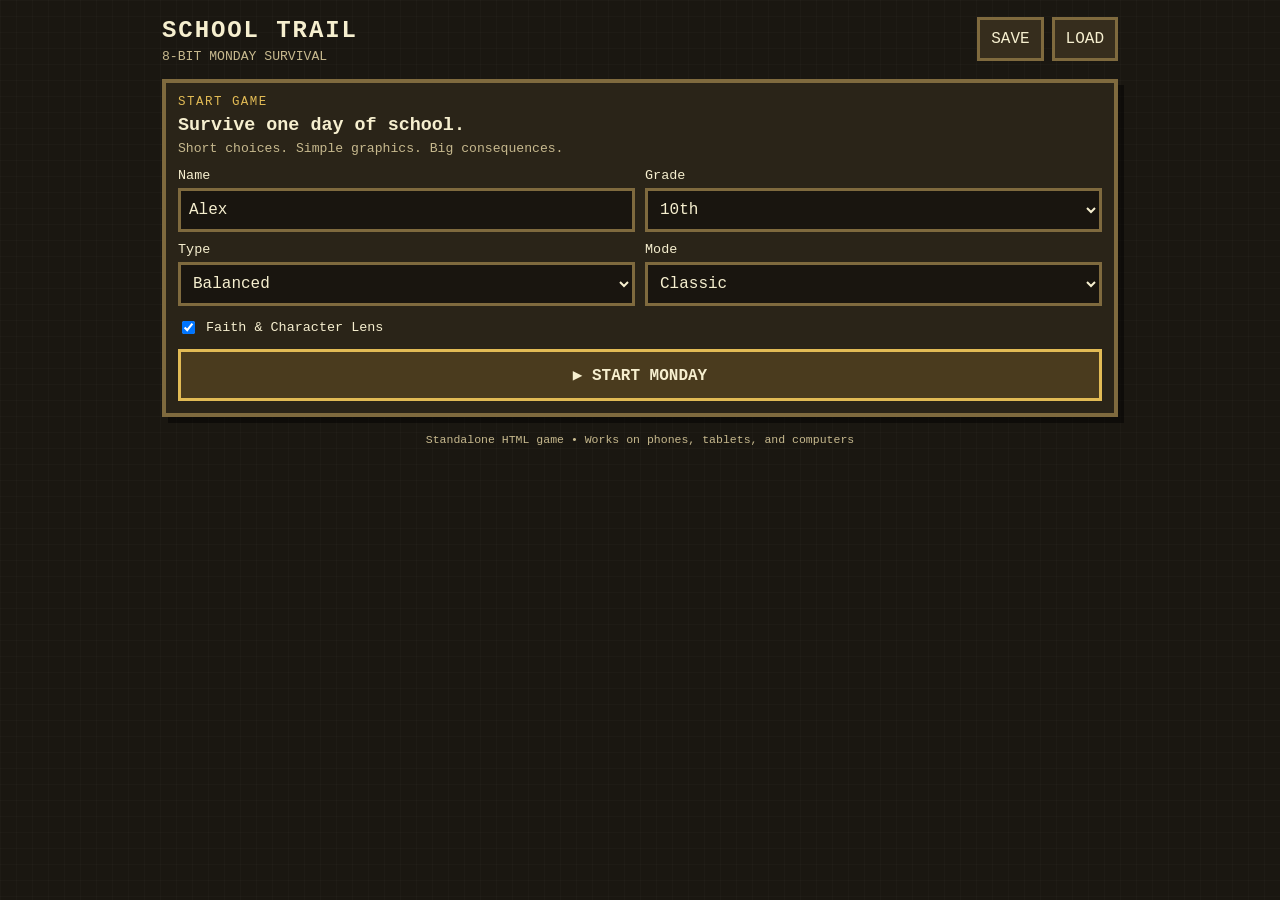
<file: index.html>
<!doctype html>
<html lang="en">
<head>
<meta charset="utf-8">
<meta name="viewport" content="width=device-width,initial-scale=1,viewport-fit=cover">
<meta name="theme-color" content="#1a1711">
<title>School Trail — Survive Monday</title>
<link rel="stylesheet" href="styles.css">
</head>
<body>
<div class="wrap">
<header class="top"><div><h1>SCHOOL TRAIL</h1><p>8-BIT MONDAY SURVIVAL</p></div><div class="row"><button id="saveBtn">SAVE</button><button id="loadBtn">LOAD</button></div></header>
<section id="start" class="box pad">
<div class="tag">START GAME</div><h2>Survive one day of school.</h2><p class="muted">Short choices. Simple graphics. Big consequences.</p>
<div class="formgrid">
<label>Name<input id="nameInput" value="Alex" maxlength="18"></label>
<label>Grade<select id="gradeInput"><option>6th</option><option>7th</option><option>8th</option><option>9th</option><option selected>10th</option><option>11th</option><option>12th</option></select></label>
<label>Type<select id="typeInput"><option value="balanced">Balanced</option><option value="scholar">Scholar</option><option value="social">Social</option><option value="resilient">Resilient</option></select></label>
<label>Mode<select id="difficultyInput"><option value="easy">Easy</option><option value="classic" selected>Classic</option><option value="hard">Hard</option></select></label>
</div>
<label class="check"><input id="faithInput" type="checkbox" checked> Faith & Character Lens</label>
<button id="startBtn" class="mainbtn">▶ START MONDAY</button>
</section>
<section id="game" class="hidden">
<div class="box"><canvas id="sceneCanvas" width="320" height="180"></canvas><div class="pad"><div class="between"><strong><span id="hudTime"></span> // <span id="hudLoc"></span></strong><div class="row"><button id="lensBtn">LENS: ON</button><button id="restartBtn">RESTART</button></div></div><div class="progress"><div id="prog"></div></div></div></div>
<div class="grid">
<main class="box pad"><div id="sceneKicker" class="tag"></div><h2 id="sceneTitle"></h2><div id="feedback" class="feedback hidden"></div><div id="lesson" class="lesson hidden"></div><div id="sceneText"></div><div id="choices" class="menu"></div><div id="mini" class="hidden"></div></main>
<aside>
<div class="box pad"><div class="tag">PLAYER</div><strong id="playerName"></strong> <span class="muted">// <span id="playerGrade"></span></span></div>
<div class="box pad side"><div class="tag">STATS</div><div id="stats"></div></div>
<div class="box pad side"><div class="tag">PACK</div><div id="inventory" class="chips"></div></div>
<div class="box pad side"><div class="tag">BADGES</div><div id="achievements" class="chips"></div></div>
<div class="box pad side"><div class="tag">LOG</div><div id="history" class="muted log"></div></div>
</aside>
</div>
</section>
<section id="ending" class="hidden box pad center"><div class="tag">DAY COMPLETE</div><div id="endingScore" class="score"></div><h2 id="endingTitle"></h2><p id="endingText"></p><hr><div id="endingStats" class="muted"></div><hr><div id="endingReflection" class="muted"></div><button id="againBtn" class="mainbtn">PLAY AGAIN</button></section>
<footer>Standalone HTML game • Works on phones, tablets, and computers</footer>
</div>
<script src="app.js"></script>
</body>
</html>
</file>
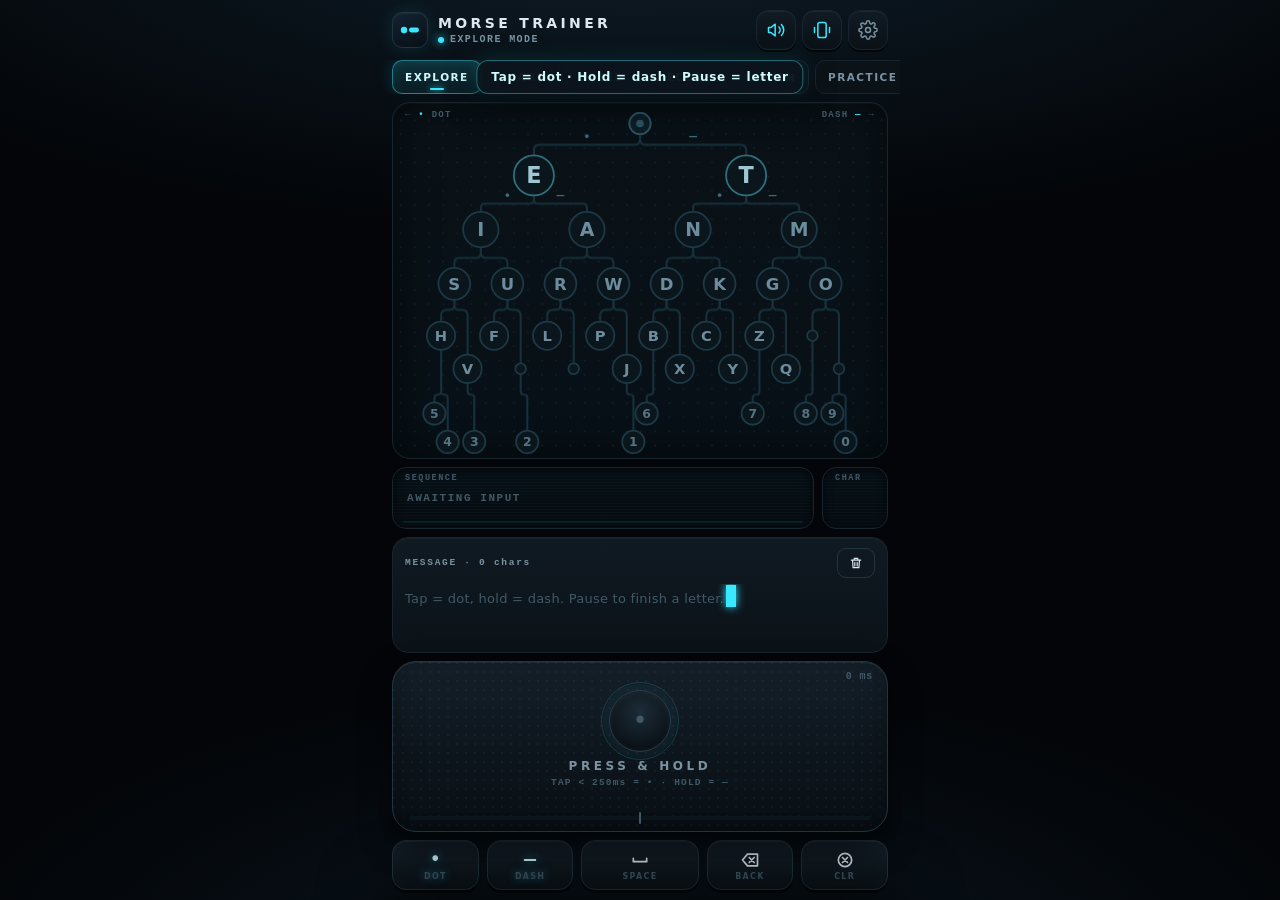
<file: morse-trainer/index.html>
<!doctype html>
<html lang="en">
<head>
<meta charset="utf-8">
<meta name="viewport" content="width=device-width, initial-scale=1, maximum-scale=1, user-scalable=no, viewport-fit=cover">
<meta name="theme-color" content="#04060a">
<meta name="color-scheme" content="dark">
<meta name="apple-mobile-web-app-capable" content="yes">
<meta name="mobile-web-app-capable" content="yes">
<meta name="apple-mobile-web-app-status-bar-style" content="black-translucent">
<meta name="apple-mobile-web-app-title" content="Morse">
<meta name="format-detection" content="telephone=no">
<meta name="description" content="Interactive Morse code trainer: tap and hold to travel the Morse tree.">
<title>Morse Trainer</title>
<!-- Optional companions (app works without them): manifest + service worker for offline / install. -->
<link rel="manifest" href="manifest.webmanifest">
<link rel="icon" href="data:image/svg+xml,%3Csvg xmlns='http://www.w3.org/2000/svg' viewBox='0 0 64 64'%3E%3Crect width='64' height='64' rx='14' fill='%2306121a'/%3E%3Ccircle cx='20' cy='32' r='7' fill='%2338e8ff'/%3E%3Crect x='32' y='27' width='22' height='10' rx='5' fill='%2338e8ff'/%3E%3C/svg%3E">
<link rel="apple-touch-icon" id="appleIcon" href="icon-180.png">

<style>
/* =====================================================================
   DESIGN TOKENS
   ===================================================================== */
:root{
  --bg:#030508;
  --body:#090e14;
  --panel:#0b1218;
  --panel-hi:#101a22;
  --edge:#18252f;
  --edge-hi:#22343f;
  --trace:#17303a;
  --text:#dce9f0;
  --muted:#7a93a2;
  --faint:#415966;
  --on:#38e8ff;
  --on-hi:#cdfbff;
  --on-soft:rgba(56,232,255,.14);
  --amber:#ffb340;
  --ok:#36f5a2;
  --bad:#ff4d6d;
  --mono: ui-monospace, "SF Mono", SFMono-Regular, Menlo, Consolas, "Liberation Mono", monospace;
  --sans: -apple-system, BlinkMacSystemFont, "SF Pro Text", system-ui, "Segoe UI", Roboto, "Helvetica Neue", Arial, sans-serif;
  --sat: env(safe-area-inset-top, 0px);
  --sab: env(safe-area-inset-bottom, 0px);
  --sal: env(safe-area-inset-left, 0px);
  --sar: env(safe-area-inset-right, 0px);
}

*{box-sizing:border-box}
html,body{height:100%;margin:0}
html{background:var(--bg)}
body{
  background:
    radial-gradient(120% 60% at 50% -10%, #0f1e29 0%, rgba(15,30,41,0) 60%),
    radial-gradient(80% 50% at 50% 110%, #0a1620 0%, rgba(10,22,32,0) 70%),
    var(--bg);
  color:var(--text);
  font-family:var(--sans);
  overflow:hidden;
  overscroll-behavior:none;
  -webkit-user-select:none; user-select:none;
  -webkit-touch-callout:none;
  -webkit-tap-highlight-color:transparent;
  touch-action:manipulation;
  -webkit-text-size-adjust:100%;
}
input,textarea{-webkit-user-select:text;user-select:text;font-family:inherit}
button{font-family:inherit;color:inherit;cursor:pointer;-webkit-tap-highlight-color:transparent}
button:focus{outline:none}
button:focus-visible{outline:2px solid var(--on);outline-offset:2px}

/* =====================================================================
   APP SHELL — fixed to the viewport, never scrolls while practicing
   ===================================================================== */
#app{
  height:100vh; height:100dvh;
  max-width:520px; margin:0 auto;
  display:flex; flex-direction:column; gap:8px;
  padding: calc(var(--sat) + 8px) calc(var(--sar) + 12px) calc(var(--sab) + 10px) calc(var(--sal) + 12px);
  position:relative;
}

/* ---------- Top bar ---------- */
.top{display:flex;align-items:center;justify-content:space-between;gap:10px;flex:none;height:44px}
.brand{display:flex;align-items:center;gap:10px;min-width:0}
.mark{width:36px;height:36px;flex:none;border-radius:10px;
  background:linear-gradient(160deg,#122330,#081017);border:1px solid var(--edge-hi);
  box-shadow:inset 0 1px 0 rgba(255,255,255,.06),0 0 18px rgba(56,232,255,.12);display:grid;place-items:center}
.title{font-weight:800;font-size:14px;letter-spacing:.24em;line-height:1;white-space:nowrap}
.modechip{margin-top:5px;display:flex;align-items:center;gap:6px;font:600 10px/1 var(--mono);letter-spacing:.14em;color:var(--muted)}
.led{width:6px;height:6px;border-radius:50%;background:var(--on);box-shadow:0 0 8px var(--on);display:inline-block;animation:breathe 2.4s ease-in-out infinite}
.top-actions{display:flex;gap:6px}
.ib{width:40px;height:40px;border-radius:12px;border:1px solid var(--edge);background:linear-gradient(180deg,#111b23,#0a1117);
  display:grid;place-items:center;box-shadow:0 2px 0 #04070a, inset 0 1px 0 rgba(255,255,255,.05);padding:0;transition:transform .08s, border-color .2s}
.ib:active{transform:translateY(1px)}
.ib svg{width:20px;height:20px;stroke:var(--muted);fill:none;stroke-width:1.8;stroke-linecap:round;stroke-linejoin:round}
.ib.lit svg{stroke:var(--on)}
.ib.off svg{stroke:var(--faint)}

/* ---------- Mode tabs ---------- */
.tabs{display:flex;gap:6px;flex:none;overflow-x:auto;scrollbar-width:none;-ms-overflow-style:none;scroll-snap-type:x proximity;margin:0 -12px;padding:0 12px}
.tabs::-webkit-scrollbar{display:none}
.tab{flex:1 0 auto;scroll-snap-align:center;height:34px;padding:0 12px;border-radius:10px;border:1px solid var(--edge);
  background:var(--panel);font:700 10.5px/1 var(--sans);letter-spacing:.14em;color:var(--muted);position:relative;transition:all .2s}
.tab.active{color:var(--on-hi);border-color:rgba(56,232,255,.45);background:linear-gradient(180deg,rgba(56,232,255,.16),rgba(56,232,255,.05));
  box-shadow:0 0 16px rgba(56,232,255,.15), inset 0 0 12px rgba(56,232,255,.08)}
.tab.active::after{content:"";position:absolute;left:50%;bottom:3px;width:14px;height:2px;margin-left:-7px;border-radius:2px;background:var(--on);box-shadow:0 0 6px var(--on)}

/* ---------- Tree panel ---------- */
.treebox{flex:1 1 0;min-height:110px;position:relative;border-radius:18px;border:1px solid var(--edge);
  background:linear-gradient(180deg,#0a1218,#071016);overflow:hidden;
  box-shadow:inset 0 0 40px rgba(0,0,0,.6), inset 0 1px 0 rgba(255,255,255,.04)}
.treebox svg{position:absolute;inset:4px 4px 2px;width:calc(100% - 8px);height:calc(100% - 6px);display:block}
.legend{position:absolute;top:8px;font:700 9px/1 var(--mono);letter-spacing:.14em;color:var(--faint);pointer-events:none;transition:opacity .3s}
.legend.l{left:12px}.legend.r{right:12px}
.legend b{color:var(--on);font-weight:700}
body.adv .legend{opacity:0}

/* ---------- Readout (LCD) ---------- */
.readout{flex:none;height:62px;display:flex;gap:8px;position:relative}
.lcd{border-radius:14px;border:1px solid var(--edge);background:
  repeating-linear-gradient(0deg, rgba(255,255,255,.018) 0 1px, transparent 1px 3px), linear-gradient(180deg,#061016,#050c11);
  box-shadow:inset 0 2px 10px rgba(0,0,0,.7);position:relative;overflow:hidden}
.seqlcd{flex:1;display:flex;align-items:center;padding:0 14px;min-width:0}
.seq{font:700 30px/1 var(--mono);letter-spacing:.06em;color:var(--on-hi);text-shadow:0 0 12px rgba(56,232,255,.65);white-space:nowrap;display:flex;gap:10px;align-items:center}
.seq .s{display:inline-block;animation:symin .22s cubic-bezier(.2,1.4,.4,1)}
.seq .ph{font:600 11px/1.3 var(--mono);letter-spacing:.14em;color:var(--faint);text-shadow:none}
.seq.bad{color:var(--bad);text-shadow:0 0 12px rgba(255,77,109,.6)}
.seq.ok{color:var(--ok);text-shadow:0 0 12px rgba(54,245,162,.6)}
.lcdtag{position:absolute;top:6px;left:12px;font:600 8.5px/1 var(--mono);letter-spacing:.18em;color:var(--faint)}
.letlcd{width:66px;flex:none;display:grid;place-items:center;padding-top:12px}
.letter{font:800 38px/1 var(--sans);color:var(--on-hi);text-shadow:0 0 16px rgba(56,232,255,.7);transition:color .15s}
.letter.dim{color:var(--faint);text-shadow:none}
.letter.bad{color:var(--bad);text-shadow:0 0 14px rgba(255,77,109,.7)}
.letter.ok{color:var(--ok);text-shadow:0 0 14px rgba(54,245,162,.7)}
.pausebar{position:absolute;left:10px;right:10px;bottom:5px;height:2px;border-radius:2px;background:rgba(56,232,255,.08);overflow:hidden}
.pausebar i{display:block;height:100%;width:0;background:var(--on);box-shadow:0 0 6px var(--on);transform-origin:left}

/* ---------- Mode screen panel ---------- */
.screen{flex:none;border-radius:16px;border:1px solid var(--edge);background:linear-gradient(180deg,var(--panel-hi),var(--panel));
  padding:10px 12px;min-height:86px;position:relative;box-shadow:inset 0 1px 0 rgba(255,255,255,.04)}
.screen.fx-ok{animation:okglow .6s ease-out}
.screen.fx-bad{animation:shake .32s ease-in-out, badglow .5s ease-out}
.lab{font:700 9.5px/1 var(--mono);letter-spacing:.18em;color:var(--muted)}
.row{display:flex;align-items:center;gap:8px}
.between{justify-content:space-between}
.grow{flex:1;min-width:0}
.mini{height:30px;padding:0 11px;border-radius:9px;border:1px solid var(--edge-hi);background:#0d171e;font:700 10px/1 var(--sans);letter-spacing:.12em;color:var(--text);
  display:inline-flex;align-items:center;gap:6px;white-space:nowrap;transition:transform .08s}
.mini:active{transform:translateY(1px)}
.mini svg{width:14px;height:14px;stroke:currentColor;fill:none;stroke-width:2;stroke-linecap:round;stroke-linejoin:round}
.mini.primary{background:linear-gradient(180deg,#1bc6dc,#0f8fa1);border-color:#5ff0ff;color:#021317;box-shadow:0 0 16px rgba(56,232,255,.3)}
.mini.amber{border-color:rgba(255,179,64,.5);color:var(--amber)}
.mini.ghost{background:transparent}
.chips{display:flex;gap:5px}
.chip{height:26px;padding:0 9px;border-radius:8px;border:1px solid var(--edge);background:transparent;font:700 9.5px/1 var(--sans);letter-spacing:.1em;color:var(--muted)}
.chip.sel{border-color:rgba(56,232,255,.5);color:var(--on-hi);background:var(--on-soft)}

/* message display (Explore/Decode) */
.msg{font:600 22px/1.3 var(--mono);letter-spacing:.06em;color:var(--text);white-space:pre-wrap;word-break:break-word;
  height:58px;overflow-y:auto;margin-top:6px;scrollbar-width:none}
.msg::-webkit-scrollbar{display:none}
.msg .empty{font:500 13px/1.4 var(--sans);letter-spacing:.02em;color:var(--faint)}
.caret{display:inline-block;width:10px;height:22px;vertical-align:-4px;margin-left:2px;background:var(--on);box-shadow:0 0 8px var(--on);animation:blink 1s steps(1) infinite}
.msg .fresh{color:var(--on-hi);text-shadow:0 0 10px rgba(56,232,255,.8)}
.transcript{font:500 12px/1.4 var(--mono);color:var(--muted);white-space:nowrap;overflow-x:auto;scrollbar-width:none;margin-top:4px;height:18px}
.transcript::-webkit-scrollbar{display:none}
body[data-mode="decode"] .msg{height:108px;font-size:24px}
body[data-mode="decode"] .treebox{flex-grow:.8}

/* prompt display (Learn/Speed/Practice/Challenge) */
.prompt{display:flex;align-items:center;gap:12px}
.tgt{width:64px;height:64px;flex:none;border-radius:14px;display:grid;place-items:center;border:1px solid rgba(255,179,64,.45);
  background:radial-gradient(circle at 50% 40%,rgba(255,179,64,.18),rgba(255,179,64,.03));box-shadow:0 0 22px rgba(255,179,64,.12), inset 0 0 16px rgba(255,179,64,.08);
  font:800 40px/1 var(--sans);color:var(--amber);text-shadow:0 0 14px rgba(255,179,64,.6)}
.tgt.enter{animation:tgtin .35s cubic-bezier(.2,1.3,.4,1)}
.tgt.ok{border-color:var(--ok);color:var(--ok);text-shadow:0 0 14px rgba(54,245,162,.8)}
.tgt.small{font-size:30px}
.hint{font:700 20px/1.2 var(--mono);color:var(--on-hi);letter-spacing:.08em;min-height:24px}
.hint.hidden{color:var(--faint);font:600 11px/1.6 var(--mono);letter-spacing:.14em}
.fb{font:600 12px/1.35 var(--sans);color:var(--muted);min-height:16px;margin-top:4px}
.fb.ok{color:var(--ok)}.fb.bad{color:var(--bad)}
.stats{display:flex;gap:6px}
.stat{min-width:48px;padding:6px 4px;border-radius:10px;background:#081117;border:1px solid var(--edge);text-align:center}
.stat b{display:block;font:800 18px/1 var(--mono);color:var(--text)}
.stat span{display:block;margin-top:4px;font:700 7.5px/1 var(--mono);letter-spacing:.14em;color:var(--faint)}
.stat.hot b{color:var(--amber);text-shadow:0 0 10px rgba(255,179,64,.5)}
.statgrid{display:grid;grid-template-columns:repeat(6,1fr);gap:5px;margin-top:8px}
.statgrid .stat{min-width:0}
.statgrid .stat b{font-size:14px}
.timer{height:4px;border-radius:3px;background:#0a1a20;overflow:hidden;margin-top:8px}
.timer i{display:block;height:100%;background:linear-gradient(90deg,var(--on),#8ff7ff);box-shadow:0 0 8px var(--on);width:100%}
.timer.low i{background:linear-gradient(90deg,var(--bad),#ff8aa0);box-shadow:0 0 8px var(--bad)}
.big-num{font:800 34px/1 var(--mono);color:var(--on-hi);text-shadow:0 0 14px rgba(56,232,255,.6)}

/* phrase cells (Practice/Challenge) */
.phrase{display:flex;flex-wrap:nowrap;gap:3px;overflow-x:auto;scrollbar-width:none;margin-top:8px;padding-bottom:2px}
.phrase::-webkit-scrollbar{display:none}
.pc{flex:none;min-width:20px;height:26px;padding:0 3px;border-radius:6px;display:grid;place-items:center;font:700 15px/1 var(--mono);
  color:var(--faint);background:#081016;border:1px solid var(--edge)}
.pc.sp{min-width:10px;background:transparent;border-color:transparent}
.pc.done{color:var(--ok);border-color:rgba(54,245,162,.35);background:rgba(54,245,162,.06)}
.pc.cur{color:#1a1203;background:var(--amber);border-color:var(--amber);box-shadow:0 0 12px rgba(255,179,64,.5)}
.pc.skip{opacity:.4}
.pc.hid{color:var(--faint)}
.reward{margin-top:8px;padding:10px 12px;border-radius:12px;border:1px dashed rgba(255,179,64,.5);background:rgba(255,179,64,.06);color:var(--amber);font:600 15px/1.35 var(--sans);white-space:pre-wrap}
.ansinput{width:64px;height:48px;border-radius:12px;border:1px solid rgba(56,232,255,.5);background:#061016;color:var(--on-hi);text-align:center;font:800 28px/1 var(--mono);text-transform:uppercase;outline:none;box-shadow:inset 0 0 12px rgba(56,232,255,.12)}
.ansinput:focus{border-color:var(--on);box-shadow:0 0 16px rgba(56,232,255,.3)}
.txt{width:100%;height:40px;border-radius:10px;border:1px solid var(--edge-hi);background:#060d12;color:var(--text);padding:0 12px;font:600 15px/1 var(--mono);letter-spacing:.06em;outline:none;text-transform:uppercase}
.txt:focus{border-color:rgba(56,232,255,.6);box-shadow:0 0 0 3px rgba(56,232,255,.12)}
textarea.txt{height:70px;padding:10px 12px;line-height:1.35;resize:none;text-transform:none;font-family:var(--sans)}
.center{text-align:center}
.done-title{font:800 13px/1 var(--sans);letter-spacing:.24em;color:var(--ok);text-shadow:0 0 12px rgba(54,245,162,.6)}

/* ---------- PRESS & HOLD pad ---------- */
.pad{flex:none;height:clamp(104px,19dvh,180px);border-radius:24px;position:relative;touch-action:none;padding-bottom:16px;
  border:1px solid #23333f;
  background:
    radial-gradient(circle at 1px 1px, rgba(255,255,255,.035) 1px, transparent 1.6px) 0 0/9px 9px,
    linear-gradient(180deg,#15202a 0%,#0d151c 55%,#0a1117 100%);
  box-shadow:0 6px 0 #04070a, 0 14px 30px rgba(0,0,0,.6), inset 0 1px 0 rgba(255,255,255,.07), inset 0 -10px 30px rgba(0,0,0,.35);
  transition:transform .07s ease-out, box-shadow .07s ease-out, border-color .15s;display:flex;align-items:center;justify-content:center;flex-direction:column;gap:8px;
  cursor:pointer}
.pad.down{transform:translateY(5px);border-color:rgba(56,232,255,.55);
  box-shadow:0 1px 0 #04070a, 0 6px 14px rgba(0,0,0,.5), inset 0 0 50px rgba(56,232,255,.18), inset 0 2px 8px rgba(0,0,0,.6)}
.pad.tx{border-color:rgba(255,179,64,.5);box-shadow:0 6px 0 #04070a, inset 0 0 40px rgba(255,179,64,.15)}
.core{width:62px;height:62px;border-radius:50%;position:relative;display:grid;place-items:center;
  background:radial-gradient(circle at 50% 35%,#1d2c37,#0b1319 70%);border:1px solid #2b3d4a;
  box-shadow:inset 0 2px 6px rgba(255,255,255,.05), 0 0 0 6px rgba(56,232,255,.04);transition:all .12s}
.core::before{content:"";position:absolute;inset:-9px;border-radius:50%;border:1px solid rgba(56,232,255,.18)}
.core b{font:800 26px/1 var(--mono);color:var(--faint);transition:color .1s}
.pad.down .core{background:radial-gradient(circle at 50% 40%,#3cecff,#0e8da0 75%);border-color:#bff8ff;box-shadow:0 0 30px rgba(56,232,255,.6), 0 0 0 6px rgba(56,232,255,.12)}
.pad.down .core b{color:#022027}
.pad.down .core::before{animation:padring .9s ease-out infinite}
.pad.tx .core{background:radial-gradient(circle at 50% 40%,#ffd08a,#b9771a 75%);border-color:#ffe2b0;box-shadow:0 0 30px rgba(255,179,64,.55)}
.padlabel{font:800 12px/1 var(--sans);letter-spacing:.3em;color:var(--muted)}
.padsub{font:600 9.5px/1 var(--mono);letter-spacing:.12em;color:var(--faint);margin-top:-2px}
.pad.down .padlabel{color:var(--on-hi)}
.ms{position:absolute;top:10px;right:14px;font:600 10px/1 var(--mono);letter-spacing:.08em;color:var(--faint)}
.pad.down .ms{color:var(--on)}
.interp{position:absolute;top:9px;left:14px;font:800 11px/1 var(--mono);letter-spacing:.16em;color:var(--on);opacity:0;text-shadow:0 0 8px rgba(56,232,255,.7)}
.interp.show{animation:interp .75s ease-out forwards}
.meter{position:absolute;left:16px;right:16px;bottom:11px;height:4px;border-radius:3px;background:#0a161c;overflow:visible}
.meter i{position:absolute;left:0;top:0;bottom:0;width:0;border-radius:3px;background:var(--on);box-shadow:0 0 8px var(--on)}
.meter i.dash{background:linear-gradient(90deg,var(--on),#e6fdff)}
.meter em{position:absolute;left:50%;top:-4px;bottom:-4px;width:2px;margin-left:-1px;background:var(--faint);border-radius:1px}
.meter span{position:absolute;top:-13px;font:700 8px/1 var(--mono);letter-spacing:.12em;color:var(--faint)}
.meter span.a{left:0}.meter span.b{right:0}

/* ---------- Key row ---------- */
.keys{flex:none;display:grid;grid-template-columns:1fr 1fr 1.35fr 1fr 1fr;gap:8px}
.key{height:50px;border-radius:14px;border:1px solid var(--edge-hi);background:linear-gradient(180deg,#15202a,#0c141a);
  box-shadow:0 3px 0 #04070a, inset 0 1px 0 rgba(255,255,255,.06);display:flex;flex-direction:column;align-items:center;justify-content:center;gap:3px;
  font:800 20px/1 var(--mono);color:var(--text);transition:transform .06s, box-shadow .06s;padding:0;touch-action:manipulation}
.key small{font:700 8px/1 var(--sans);letter-spacing:.16em;color:var(--faint)}
.key:active,.key.hit{transform:translateY(3px);box-shadow:0 0 0 #04070a, inset 0 0 18px rgba(56,232,255,.12)}
.key svg{width:20px;height:20px;stroke:var(--text);fill:none;stroke-width:2;stroke-linecap:round;stroke-linejoin:round}
.key.sym{color:var(--on-hi);text-shadow:0 0 8px rgba(56,232,255,.5)}

/* ---------- Bottom sheet (settings, setup, calibration) ---------- */
.sheet{position:fixed;inset:0;z-index:50;pointer-events:none}
.sheet .backdrop{position:absolute;inset:0;background:rgba(0,0,0,.55);-webkit-backdrop-filter:blur(4px);backdrop-filter:blur(4px);opacity:0;transition:opacity .25s}
.sheet .panel{position:absolute;left:0;right:0;bottom:0;margin:0 auto;max-width:520px;max-height:88dvh;max-height:88vh;display:flex;flex-direction:column;
  border-radius:24px 24px 0 0;border:1px solid var(--edge-hi);border-bottom:none;background:linear-gradient(180deg,#101a22,#091016);
  box-shadow:0 -20px 60px rgba(0,0,0,.6);transform:translateY(105%);transition:transform .32s cubic-bezier(.2,.85,.25,1)}
.sheet.open{pointer-events:auto}
.sheet.open .backdrop{opacity:1}
.sheet.open .panel{transform:none}
.grip{width:40px;height:4px;border-radius:2px;background:#2a3a46;margin:8px auto 2px}
.sheethead{display:flex;align-items:center;justify-content:space-between;padding:6px 16px 10px}
.sheethead h2{margin:0;font:800 13px/1 var(--sans);letter-spacing:.24em}
.sheetbody{overflow-y:auto;-webkit-overflow-scrolling:touch;padding:0 16px calc(var(--sab) + 20px);overscroll-behavior:contain}
.group{margin:6px 0 16px}
.group h3{margin:0 0 8px;font:700 10px/1 var(--mono);letter-spacing:.2em;color:var(--on)}
.field{padding:12px;border-radius:14px;background:#0a1218;border:1px solid var(--edge);margin-bottom:8px}
.field .row{justify-content:space-between}
.field label,.flabel{font:600 14px/1.2 var(--sans);color:var(--text)}
.field .val{font:700 13px/1 var(--mono);color:var(--on-hi)}
.field p{margin:6px 0 0;font:500 12px/1.4 var(--sans);color:var(--muted)}
input[type=range]{-webkit-appearance:none;appearance:none;width:100%;height:28px;background:transparent;margin:8px 0 0}
input[type=range]::-webkit-slider-runnable-track{height:6px;border-radius:3px;background:linear-gradient(90deg,var(--on) var(--p,50%),#18262f var(--p,50%))}
input[type=range]::-moz-range-track{height:6px;border-radius:3px;background:#18262f}
input[type=range]::-moz-range-progress{height:6px;border-radius:3px;background:var(--on)}
input[type=range]::-webkit-slider-thumb{-webkit-appearance:none;width:24px;height:24px;border-radius:50%;margin-top:-9px;background:#e9fdff;border:3px solid var(--on);box-shadow:0 0 12px rgba(56,232,255,.6)}
input[type=range]::-moz-range-thumb{width:20px;height:20px;border-radius:50%;background:#e9fdff;border:3px solid var(--on)}
.sw{width:52px;height:30px;border-radius:15px;border:1px solid var(--edge-hi);background:#121d25;position:relative;flex:none;padding:0;transition:background .2s,border-color .2s}
.sw::after{content:"";position:absolute;top:3px;left:3px;width:22px;height:22px;border-radius:50%;background:#5d7482;transition:transform .2s,background .2s}
.sw[aria-checked=true]{background:rgba(56,232,255,.25);border-color:rgba(56,232,255,.6)}
.sw[aria-checked=true]::after{transform:translateX(22px);background:var(--on);box-shadow:0 0 10px var(--on)}
.seg{display:flex;padding:3px;border-radius:12px;background:#060d12;border:1px solid var(--edge);margin-top:8px}
.seg button{flex:1;height:34px;border:0;border-radius:9px;background:transparent;font:700 11px/1 var(--sans);letter-spacing:.14em;color:var(--muted)}
.seg button.sel{background:linear-gradient(180deg,rgba(56,232,255,.25),rgba(56,232,255,.1));color:var(--on-hi);box-shadow:inset 0 0 0 1px rgba(56,232,255,.45)}
.btnwide{width:100%;height:46px;border-radius:13px;border:1px solid var(--edge-hi);background:linear-gradient(180deg,#15212a,#0d151b);font:800 12px/1 var(--sans);letter-spacing:.18em;color:var(--text);margin-top:8px}
.btnwide.primary{background:linear-gradient(180deg,#1bc6dc,#0f8fa1);border-color:#5ff0ff;color:#021317}
.btnwide.danger{color:var(--bad);border-color:rgba(255,77,109,.4)}
.help{font:500 13px/1.5 var(--sans);color:var(--muted)}
.help b{color:var(--text)}
.help kbd{font:700 11px/1 var(--mono);padding:2px 6px;border-radius:5px;border:1px solid var(--edge-hi);color:var(--on-hi)}
.saved{display:flex;align-items:center;gap:8px;padding:10px 12px;border-radius:12px;background:#0a1218;border:1px solid var(--edge);margin-bottom:6px}
.saved .grow b{display:block;font:700 13px/1.2 var(--sans)}
.saved .grow span{font:500 11px/1.2 var(--mono);color:var(--muted)}

/* calibration pad */
.calpad{height:150px;margin-top:10px;width:100%}
.pips{display:flex;gap:6px;justify-content:center;margin:12px 0 2px}
.pips i{width:10px;height:10px;border-radius:50%;border:1px solid var(--edge-hi);background:#0a1218}
.pips i.f{background:var(--on);border-color:var(--on);box-shadow:0 0 8px var(--on)}
.pips i.f.h{background:var(--amber);border-color:var(--amber);box-shadow:0 0 8px var(--amber)}
.calstep{font:800 16px/1.3 var(--sans);text-align:center;margin-top:6px}
.calnote{font:500 12px/1.4 var(--sans);text-align:center;color:var(--muted);margin-top:4px}

/* ---------- Toast ---------- */
.toast{position:fixed;left:50%;top:calc(var(--sat) + 60px);transform:translate(-50%,-10px);z-index:60;padding:9px 14px;border-radius:12px;
  background:rgba(12,22,29,.95);border:1px solid rgba(56,232,255,.4);color:var(--on-hi);font:700 12px/1.2 var(--sans);letter-spacing:.06em;
  box-shadow:0 10px 30px rgba(0,0,0,.5),0 0 20px rgba(56,232,255,.15);opacity:0;pointer-events:none;transition:opacity .2s, transform .2s;max-width:86vw;text-align:center}
.toast.show{opacity:1;transform:translate(-50%,0)}


/* ---------- Listen mode scope ---------- */
.scope{display:none;flex:none;flex-direction:column;gap:8px;border-radius:20px;border:1px solid var(--edge-hi);padding:12px;
  background:linear-gradient(180deg,#111b23,#0a1117);box-shadow:0 6px 0 #04070a, inset 0 1px 0 rgba(255,255,255,.06)}
body[data-mode="listen"] .pad, body[data-mode="listen"] .keys{display:none}
body[data-mode="listen"] .scope{display:flex}
body[data-mode="listen"] .msg{height:96px;font-size:24px}
#rxCanvas{width:100%;height:clamp(56px,10dvh,96px);border-radius:10px;background:repeating-linear-gradient(90deg,rgba(255,255,255,.025) 0 1px,transparent 1px 24px),#050c11;border:1px solid var(--edge);display:block}
.rxled{width:10px;height:10px;border-radius:50%;background:#26343e;display:inline-block;transition:background .05s, box-shadow .05s}
.rxled.live{background:#1d6a78}
.rxled.tone{background:var(--on);box-shadow:0 0 12px var(--on),0 0 24px var(--on)}
.rxmeta{gap:10px;font:700 10px/1 var(--mono);color:var(--muted);letter-spacing:.06em}
.rxbtn{height:42px;justify-content:center;font-size:11px}
.lab.on{color:var(--on)}.lab.bad{color:var(--bad)}

/* =====================================================================
   SVG TREE STYLES
   ===================================================================== */
.trace{fill:none;stroke:var(--trace);stroke-width:1.8;stroke-linecap:round;stroke-linejoin:round;transition:stroke .2s}
.trace.pv{stroke:#2f6d7e;stroke-dasharray:3 3}
.ttrace{fill:none;stroke:var(--amber);stroke-width:2;stroke-linecap:round;stroke-dasharray:2 5;opacity:0;transition:opacity .3s}
.ttrace.on{opacity:.8;animation:march .9s linear infinite}
.otrace{fill:none;stroke:var(--on);stroke-width:3;stroke-linecap:round;stroke-linejoin:round;opacity:0;
  stroke-dasharray:var(--len) var(--len);stroke-dashoffset:var(--len);
  transition:opacity .28s ease, stroke-dashoffset 0s linear .3s}
.otrace.on{opacity:1;stroke-dashoffset:0;transition:stroke-dashoffset .24s cubic-bezier(.3,.7,.3,1), opacity .05s}
.otrace.ok{stroke:var(--ok)} .otrace.bad{stroke:var(--bad)}
.symtag{font:800 11px/1 var(--mono);fill:#3d6a7a;text-anchor:middle;transition:opacity .3s}
body.adv .symtag{opacity:0}
.node{transform-box:fill-box;transform-origin:center}
.node .body{fill:#0a151c;stroke:#1d3946;stroke-width:1.5;transition:fill .2s, stroke .2s}
.node .lbl{fill:#6d8d9e;font-family:var(--sans);font-weight:800;text-anchor:middle;transition:fill .2s, opacity .25s;pointer-events:none}
.node.dg .lbl{fill:#557483}
.node .ring{fill:none;stroke:var(--on);stroke-width:1.4;opacity:0;transform-box:fill-box;transform-origin:center}
.node.empty .body{fill:#0b161d;stroke:#1d3a47}
.node.on .body{fill:#0a2a34;stroke:var(--on)}
.node.on .lbl{fill:var(--on-hi)}
.node.nx .body{stroke:#2e6f80}
.node.nx .lbl{fill:#9fc6d3}
.node.pv .body{stroke:#7fe9f8;stroke-dasharray:3 2}
.node.pv .lbl{fill:#bdf3fb;opacity:1}
.node.target .body{stroke:var(--amber);fill:#251a06}
.node.target .lbl{fill:var(--amber);opacity:1}
.node.cur .body{fill:var(--on);stroke:#effeff}
.node.cur .lbl{fill:#021a20;opacity:1}
.node.cur .ring{animation:ring 1.5s ease-out infinite}
.node.cur.empty .body{fill:var(--on)}
.node.over .body{fill:var(--bad);stroke:#ffd0d9}
.node.ok .body{fill:var(--ok)!important;stroke:#eafff5!important}
.node.ok .lbl{fill:#022014!important}
.node.bad .body{fill:var(--bad)!important;stroke:#ffe0e6!important}
.node.bad .lbl{fill:#2a0008!important}
.node.pop{animation:pop .32s cubic-bezier(.2,1.5,.4,1)}
.node.commit{animation:commit .45s ease-out}
.root .body{fill:#0d1d26;stroke:#2a5260}
.root.on .body{fill:#0e3540;stroke:var(--on)}
.root .core-dot{fill:#2a5260;transition:fill .2s}
.root.on .core-dot{fill:var(--on)}
.root.idle .ring{animation:ring 2.6s ease-out infinite;opacity:.4}
.halo{fill:var(--on);opacity:0;transition:opacity .25s}
.halo.on{opacity:.22}
.halo.cur{opacity:.6}
.halo.ok{fill:var(--ok);opacity:.7}.halo.bad{fill:var(--bad);opacity:.7}
.halo.target{fill:var(--amber);opacity:.28}
/* Advanced mode: hide labels of nodes you haven't reached */
body.adv .node:not(.on):not(.cur):not(.target):not(.pv) .lbl{opacity:0}
body.nonum .dgrp{display:none}

/* =====================================================================
   KEYFRAMES
   ===================================================================== */
@keyframes breathe{0%,100%{opacity:1}50%{opacity:.35}}
@keyframes blink{50%{opacity:0}}
@keyframes symin{from{transform:scale(1.8);opacity:0}to{transform:none;opacity:1}}
@keyframes ring{0%{transform:scale(1);opacity:.85}100%{transform:scale(1.9);opacity:0}}
@keyframes padring{0%{transform:scale(1);opacity:.8}100%{transform:scale(1.5);opacity:0}}
@keyframes pop{0%{transform:scale(1)}40%{transform:scale(1.28)}100%{transform:scale(1)}}
@keyframes commit{0%{transform:scale(1)}30%{transform:scale(1.35)}100%{transform:scale(1)}}
@keyframes march{to{stroke-dashoffset:-14}}
@keyframes interp{0%{opacity:0;transform:translateY(4px)}15%{opacity:1;transform:none}70%{opacity:1}100%{opacity:0}}
@keyframes okglow{0%{box-shadow:0 0 0 rgba(54,245,162,0), inset 0 0 0 rgba(54,245,162,0);border-color:var(--ok)}30%{box-shadow:0 0 30px rgba(54,245,162,.35), inset 0 0 30px rgba(54,245,162,.15);border-color:var(--ok)}100%{box-shadow:0 0 0 rgba(54,245,162,0);}}
@keyframes badglow{0%,40%{border-color:var(--bad);box-shadow:0 0 22px rgba(255,77,109,.3)}100%{}}
@keyframes shake{0%,100%{transform:none}20%{transform:translateX(-6px)}45%{transform:translateX(5px)}70%{transform:translateX(-3px)}}
@keyframes tgtin{from{transform:scale(.6) rotate(-6deg);opacity:0}to{transform:none;opacity:1}}

/* =====================================================================
   RESPONSIVE TWEAKS
   ===================================================================== */
@media (max-height:700px){
  #app{gap:6px}
  .top{height:38px}
  .mark{width:32px;height:32px}
  .tab{height:30px}
  .readout{height:52px}
  .seq{font-size:26px}
  .letter{font-size:32px}
  .letlcd{width:56px}
  .screen{min-height:74px;padding:8px 10px}
  .msg{height:48px;font-size:19px}
  body[data-mode="decode"] .msg{height:76px}
  .tgt{width:54px;height:54px;font-size:32px}
  .keys .key{height:44px}
  .pad{height:clamp(92px,17dvh,140px)}
  .core{width:52px;height:52px}
}
@media (min-height:880px){
  .pad{height:clamp(120px,19dvh,200px)}
}
@media (prefers-reduced-motion:reduce){
  *{animation-duration:.01ms!important;animation-iteration-count:1!important}
}
</style>
</head>
<body data-mode="explore">

<!-- Hidden switch used as an iOS 18+ haptic fallback (Safari has no navigator.vibrate). -->
<input type="checkbox" id="iosHaptic" switch aria-hidden="true" tabindex="-1" style="position:fixed;left:-100px;top:-100px;opacity:0;pointer-events:none">
<label for="iosHaptic" id="iosHapticLabel" aria-hidden="true" style="position:fixed;left:-100px;top:-100px;opacity:0;pointer-events:none"></label>

<div id="app">
  <!-- ===== Header ===== -->
  <header class="top">
    <div class="brand">
      <div class="mark" aria-hidden="true">
        <svg width="24" height="24" viewBox="0 0 24 24"><circle cx="6" cy="12" r="3.2" fill="#38e8ff"/><rect x="11" y="9.6" width="10" height="4.8" rx="2.4" fill="#38e8ff"/></svg>
      </div>
      <div style="min-width:0">
        <div class="title">MORSE TRAINER</div>
        <div class="modechip"><i class="led"></i><span id="modeName">EXPLORE MODE</span></div>
      </div>
    </div>
    <div class="top-actions">
      <button class="ib" id="btnSound" aria-label="Toggle sound"></button>
      <button class="ib" id="btnHaptic" aria-label="Toggle haptics"></button>
      <button class="ib" id="btnSettings" aria-label="Settings">
        <svg viewBox="0 0 24 24"><circle cx="12" cy="12" r="3"/><path d="M19.4 15a1.7 1.7 0 0 0 .3 1.8l.1.1a2 2 0 1 1-2.8 2.8l-.1-.1a1.7 1.7 0 0 0-1.8-.3 1.7 1.7 0 0 0-1 1.5V21a2 2 0 1 1-4 0v-.1a1.7 1.7 0 0 0-1.1-1.5 1.7 1.7 0 0 0-1.8.3l-.1.1a2 2 0 1 1-2.8-2.8l.1-.1a1.7 1.7 0 0 0 .3-1.8 1.7 1.7 0 0 0-1.5-1H3a2 2 0 1 1 0-4h.1a1.7 1.7 0 0 0 1.5-1.1 1.7 1.7 0 0 0-.3-1.8l-.1-.1a2 2 0 1 1 2.8-2.8l.1.1a1.7 1.7 0 0 0 1.8.3H9a1.7 1.7 0 0 0 1-1.5V3a2 2 0 1 1 4 0v.1a1.7 1.7 0 0 0 1 1.5 1.7 1.7 0 0 0 1.8-.3l.1-.1a2 2 0 1 1 2.8 2.8l-.1.1a1.7 1.7 0 0 0-.3 1.8V9a1.7 1.7 0 0 0 1.5 1H21a2 2 0 1 1 0 4h-.1a1.7 1.7 0 0 0-1.5 1z"/></svg>
      </button>
    </div>
  </header>

  <!-- ===== Mode tabs ===== -->
  <nav class="tabs" id="tabs" role="tablist"></nav>

  <!-- ===== Interactive Morse tree ===== -->
  <section class="treebox" aria-label="Morse code tree">
    <div class="legend l">← <b>•</b> DOT</div>
    <div class="legend r">DASH <b>—</b> →</div>
    <svg id="tree" viewBox="0 0 360 300" preserveAspectRatio="xMidYMid meet" aria-hidden="true"></svg>
  </section>

  <!-- ===== Live readout ===== -->
  <section class="readout">
    <div class="lcd seqlcd">
      <span class="lcdtag">SEQUENCE</span>
      <div class="seq" id="seq"></div>
      <div class="pausebar"><i id="pauseFill"></i></div>
    </div>
    <div class="lcd letlcd"><span class="lcdtag">CHAR</span><div class="letter dim" id="letter"></div></div>
  </section>

  <!-- ===== Mode-specific screen ===== -->
  <section class="screen" id="screen"></section>

  <!-- ===== Press & hold pad ===== -->
  <section class="pad" id="pad" role="button" aria-label="Morse key: tap for dot, hold for dash">
    <span class="interp" id="interp">DOT •</span>
    <span class="ms" id="ms">0 ms</span>
    <div class="core"><b id="coreGlyph">•</b></div>
    <div class="padlabel">PRESS &amp; HOLD</div>
    <div class="padsub" id="padsub">TAP = • &nbsp;·&nbsp; HOLD = —</div>
    <div class="meter"><i id="meterFill"></i><em></em></div>
  </section>

  <!-- ===== Key row ===== -->
  <section class="keys">
    <button class="key sym" id="kDot" aria-label="Dot">•<small>DOT</small></button>
    <button class="key sym" id="kDash" aria-label="Dash">—<small>DASH</small></button>
    <button class="key" id="kSpace" aria-label="Word space"><svg viewBox="0 0 24 24"><path d="M4 10v4h16v-4"/></svg><small>SPACE</small></button>
    <button class="key" id="kBack" aria-label="Backspace"><svg viewBox="0 0 24 24"><path d="M21 5H9l-6 7 6 7h12z"/><path d="M17 9l-6 6M11 9l6 6"/></svg><small>BACK</small></button>
    <button class="key" id="kClear" aria-label="Clear letter (hold to clear message)"><svg viewBox="0 0 24 24"><circle cx="12" cy="12" r="8"/><path d="M9 9l6 6M15 9l-6 6"/></svg><small>CLR</small></button>
  </section>

  <!-- ===== Listen-mode receiver scope (replaces pad + keys) ===== -->
  <section class="scope" id="scope">
    <div class="row between">
      <div class="row"><i class="rxled" id="rxLed"></i><span class="lab" id="rxStatus">MIC OFF</span></div>
      <div class="row rxmeta"><span id="rxFreq">640 Hz</span><span id="rxWpm">— WPM</span><span id="rxSnr">— dB</span></div>
    </div>
    <canvas id="rxCanvas" aria-hidden="true"></canvas>
    <div class="row">
      <button class="mini primary grow rxbtn" id="rxBtn"></button>
      <button class="chip" id="rxAuto">AUTO PITCH</button>
    </div>
    <div class="row between">
      <span class="lab">LETTER SPACING</span>
      <div class="chips" id="rxGap"><button class="chip" data-g="tight">TIGHT</button><button class="chip" data-g="normal">NORMAL</button><button class="chip" data-g="loose">LOOSE</button></div>
    </div>
  </section>
</div>

<!-- ===== Bottom sheet ===== -->
<div class="sheet" id="sheet" aria-hidden="true">
  <div class="backdrop" id="sheetBackdrop"></div>
  <div class="panel" role="dialog" aria-modal="true" aria-labelledby="sheetTitle">
    <div class="grip"></div>
    <div class="sheethead"><h2 id="sheetTitle">SETTINGS</h2>
      <button class="ib" id="sheetClose" aria-label="Close"><svg viewBox="0 0 24 24"><path d="M6 6l12 12M18 6L6 18"/></svg></button></div>
    <div class="sheetbody" id="sheetBody"></div>
  </div>
</div>

<div class="toast" id="toast"></div>

<script>
'use strict';
/* =====================================================================
   MORSE TRAINER — single-file app
   ---------------------------------------------------------------------
   Sections:
     0. Utilities
     1. Morse data + decoder
     2. Event bus (lets future transports — flashlight, Bluetooth,
        two-phone messaging — hook in without touching core logic)
     3. Local storage, settings, stats
     4. Audio (Web Audio API)
     5. Haptics
     6. Transmitter (plays Morse through registered outputs)
     7. Tree rendering (SVG)
     8. UI helpers (readout, pad, toast, sheet)
     9. Input timing (Keyer) + letter assembly (Input)
    10. Game modes
    11. Settings + calibration panels
    12. Wiring / boot
   ===================================================================== */

/* =====================================================================
   0. UTILITIES
   ===================================================================== */
const $ = (s, r = document) => r.querySelector(s);
const $$ = (s, r = document) => Array.from(r.querySelectorAll(s));
const now = () => performance.now();
const clamp = (v, a, b) => Math.min(b, Math.max(a, v));
const esc = s => String(s).replace(/[&<>"']/g, c => ({'&':'&amp;','<':'&lt;','>':'&gt;','"':'&quot;',"'":'&#39;'}[c]));
const fmtMs = ms => ms == null || !isFinite(ms) ? '—' : (ms < 1000 ? Math.round(ms) + 'ms' : (ms / 1000).toFixed(2) + 's');
const fmtClock = ms => { const s = Math.max(0, Math.round(ms / 1000)); return Math.floor(s / 60) + ':' + String(s % 60).padStart(2, '0'); };
const ICON = {
  soundOn:'<svg viewBox="0 0 24 24"><path d="M11 5L6 9H3v6h3l5 4z"/><path d="M15.5 8.5a5 5 0 0 1 0 7M18.5 5.5a9 9 0 0 1 0 13"/></svg>',
  soundOff:'<svg viewBox="0 0 24 24"><path d="M11 5L6 9H3v6h3l5 4z"/><path d="M22 9l-6 6M16 9l6 6"/></svg>',
  haptic:'<svg viewBox="0 0 24 24"><rect x="7" y="3" width="10" height="18" rx="2.5"/><path d="M3 9v6M21 9v6"/></svg>',
  trash:'<svg viewBox="0 0 24 24"><path d="M4 7h16M10 11v6M14 11v6M6 7l1 13h10l1-13M9 7V4h6v3"/></svg>',
  copy:'<svg viewBox="0 0 24 24"><rect x="9" y="9" width="11" height="11" rx="2"/><path d="M5 15V5a2 2 0 0 1 2-2h8"/></svg>',
  play:'<svg viewBox="0 0 24 24"><path d="M7 4l13 8-13 8z"/></svg>',
  stop:'<svg viewBox="0 0 24 24"><rect x="6" y="6" width="12" height="12" rx="1.5"/></svg>',
  edit:'<svg viewBox="0 0 24 24"><path d="M4 20h4L19 9l-4-4L4 16z"/></svg>',
  share:'<svg viewBox="0 0 24 24"><path d="M12 3v13M7 8l5-5 5 5M5 14v6h14v-6"/></svg>',
  bulb:'<svg viewBox="0 0 24 24"><path d="M9 18h6M10 21h4M12 3a6 6 0 0 0-4 10.5c.7.7 1 1.5 1 2.5h6c0-1 .3-1.8 1-2.5A6 6 0 0 0 12 3z"/></svg>',
  skip:'<svg viewBox="0 0 24 24"><path d="M5 5l9 7-9 7zM18 5v14"/></svg>',
  mic:'<svg viewBox="0 0 24 24"><rect x="9" y="3" width="6" height="11" rx="3"/><path d="M5 11a7 7 0 0 0 14 0M12 18v3"/></svg>',
  restart:'<svg viewBox="0 0 24 24"><path d="M3 12a9 9 0 1 0 3-6.7L3 8"/><path d="M3 3v5h5"/></svg>',
};

/* =====================================================================
   1. MORSE DATA + DECODER
   '.' = dot, '-' = dash. Dot branches LEFT in the tree, dash branches RIGHT.
   ===================================================================== */
const MORSE = {
  A:'.-',   B:'-...', C:'-.-.', D:'-..',  E:'.',    F:'..-.', G:'--.',  H:'....', I:'..',
  J:'.---', K:'-.-',  L:'.-..', M:'--',   N:'-.',   O:'---',  P:'.--.', Q:'--.-', R:'.-.',
  S:'...',  T:'-',    U:'..-',  V:'...-', W:'.--',  X:'-..-', Y:'-.--', Z:'--..',
  '0':'-----','1':'.----','2':'..---','3':'...--','4':'....-',
  '5':'.....','6':'-....','7':'--...','8':'---..','9':'----.',
  // Common punctuation (decoder only; not drawn in the tree)
  '.':'.-.-.-', ',':'--..--', '?':'..--..', "'":'.----.', '!':'-.-.--', '/':'-..-.',
  '(':'-.--.', ')':'-.--.-', '&':'.-...', ':':'---...', ';':'-.-.-.', '=':'-...-',
  '+':'.-.-.', '-':'-....-', '"':'.-..-.', '@':'.--.-.'
};
const REVERSE = Object.fromEntries(Object.entries(MORSE).map(([k, v]) => [v, k]));
const LETTERS = 'ABCDEFGHIJKLMNOPQRSTUVWXYZ'.split('');
const DIGITS = '0123456789'.split('');
const MAX_SEQ = 7;                    // longest pattern we will accept before forcing a commit

/** Decode a dot/dash string. Returns the character, or null if unknown. */
const decode = seq => REVERSE[seq] || null;
/** True when some longer code starts with `seq` (i.e. the user can keep going). */
const canContinue = seq => Object.keys(REVERSE).some(k => k.length > seq.length && k.startsWith(seq));
/** Pretty glyphs: ".-." → "• — •" */
const glyph = seq => seq.split('').map(s => s === '.' ? '•' : '—').join(' ');
/** Is this character transmittable? */
const sendable = ch => ch === ' ' || MORSE[ch] != null;

/* =====================================================================
   2. EVENT BUS
   Events emitted:  'keydown' | 'keyup' {ms,sym} | 'symbol' {sym,seq,src}
                    'letter' {seq,ch,result} | 'space' | 'mode' {id}
   FUTURE: a FlashlightTransport or BluetoothTransport would subscribe to
   'symbol'/'letter' to mirror the user's keying to another device, and a
   receiver would call Input.addSymbol() for incoming remote symbols.
   ===================================================================== */
const Bus = {
  handlers: {},
  on(evt, fn) { (this.handlers[evt] ||= []).push(fn); },
  emit(evt, data) { (this.handlers[evt] || []).forEach(fn => { try { fn(data); } catch (e) { console.error(e); } }); }
};

/* =====================================================================
   3. LOCAL STORAGE, SETTINGS, STATS
   ===================================================================== */
const Store = {
  prefix: 'morseTrainer.v1.',
  get(key, fallback) {
    try { const v = localStorage.getItem(this.prefix + key); return v == null ? fallback : JSON.parse(v); }
    catch (e) { return fallback; }
  },
  set(key, val) { try { localStorage.setItem(this.prefix + key, JSON.stringify(val)); } catch (e) {} }
};

const DEFAULTS = {
  threshold: 250,      // ms — shorter press = dot, longer = dash
  letterPause: 700,    // ms of silence after last symbol → letter is complete
  wordPause: 1800,     // ms of silence after last symbol → word space (auto, Explore/Decode)
  autoSpace: true,
  sound: true,
  haptics: true,
  level: 'beginner',   // 'beginner' | 'advanced'
  showNumbers: true,   // draw digits layer in the tree
  toneHz: 640,
  volume: 0.7,
  wpm: 14,             // playback speed for hints / transmit
  listenSnr: 10,       // dB above noise floor needed to count as a tone
  listenAuto: true,    // auto-detect the sender's pitch
  listenGap: 'normal', // letter spacing tolerance: tight | normal | loose
};
const settings = Object.assign({}, DEFAULTS, Store.get('settings', {}));
function saveSettings() { Store.set('settings', settings); applySettings(); }

const Stats = Object.assign({
  learnBestStreak: 0,
  learnTotal: 0,
  speedBest: {},            // { "60": {correct, bestStreak, avg, fastest} }
  letters: {},              // { A: {ok, miss} }
  presses: { dot: [], dash: [] },
  seenIntro: false,
}, Store.get('stats', {}));
Stats.save = function () { const { save, ...data } = this; Store.set('stats', data); };
Stats.recordPress = function (sym, ms) {
  const arr = this.presses[sym === '.' ? 'dot' : 'dash'];
  arr.push(Math.round(ms)); if (arr.length > 30) arr.shift();
};
Stats.recordLetter = function (ch, ok) {
  const r = this.letters[ch] ||= { ok: 0, miss: 0 };
  ok ? r.ok++ : r.miss++;
};
const avg = arr => arr.length ? arr.reduce((a, b) => a + b, 0) / arr.length : null;

/* =====================================================================
   4. AUDIO — Web Audio API
   A persistent side-tone oscillator gives zero-latency keying while the
   pad is held. One-shot notes are used for buttons, hints, and feedback.
   ===================================================================== */
const Sound = {
  ctx: null, master: null, toneGain: null, osc: null,

  /** Create / resume the AudioContext. Must be called from a user gesture on iOS. */
  init() {
    if (this.ctx) {
      if (this.ctx.state !== 'running') this.ctx.resume().catch(() => {});
      return this.ctx;
    }
    const AC = window.AudioContext || window.webkitAudioContext;
    if (!AC) return null;
    try {
      const ctx = this.ctx = new AC();
      this.master = ctx.createGain();
      this.master.gain.value = settings.volume;
      this.master.connect(ctx.destination);
      this.toneGain = ctx.createGain();
      this.toneGain.gain.value = 0;
      this.toneGain.connect(this.master);
      this.osc = ctx.createOscillator();
      this.osc.type = 'sine';
      this.osc.frequency.value = settings.toneHz;
      this.osc.connect(this.toneGain);
      this.osc.start();
      // Play a 1-sample silent buffer: unlocks audio on older iOS.
      const b = ctx.createBuffer(1, 1, 22050), s = ctx.createBufferSource();
      s.buffer = b; s.connect(ctx.destination); s.start(0);
    } catch (e) { this.ctx = null; }
    return this.ctx;
  },
  applySettings() {
    if (!this.ctx) return;
    this.master.gain.setTargetAtTime(settings.volume, this.ctx.currentTime, 0.02);
    this.osc.frequency.setTargetAtTime(settings.toneHz, this.ctx.currentTime, 0.01);
  },
  /** Side-tone on (key down). Short ramps avoid clicks. */
  toneOn() {
    if (!settings.sound) return;
    const ctx = this.init(); if (!ctx) return;
    const t = ctx.currentTime, g = this.toneGain.gain;
    g.cancelScheduledValues(t); g.setValueAtTime(g.value, t); g.linearRampToValueAtTime(0.5, t + 0.005);
  },
  toneOff() {
    if (!this.ctx) return;
    const t = this.ctx.currentTime, g = this.toneGain.gain;
    g.cancelScheduledValues(t); g.setValueAtTime(g.value, t); g.linearRampToValueAtTime(0, t + 0.008);
  },
  /** Schedule a single enveloped note. */
  note(freq, start, dur, type = 'sine', vol = 0.35) {
    const ctx = this.ctx; if (!ctx) return;
    const o = ctx.createOscillator(), g = ctx.createGain();
    o.type = type; o.frequency.value = freq;
    g.gain.setValueAtTime(0, start);
    g.gain.linearRampToValueAtTime(vol, start + 0.006);
    g.gain.setValueAtTime(vol, start + Math.max(0.007, dur - 0.012));
    g.gain.linearRampToValueAtTime(0, start + dur);
    o.connect(g); g.connect(this.master);
    o.start(start); o.stop(start + dur + 0.03);
  },
  unit() { return 1.2 / settings.wpm; },               // seconds per Morse unit
  /** Fixed-length beep for the on-screen • and — buttons. */
  symbol(sym) {
    if (!settings.sound || !this.init()) return;
    const u = Math.max(0.07, this.unit());
    this.note(settings.toneHz, this.ctx.currentTime + 0.003, sym === '.' ? u : u * 3, 'sine', 0.5);
  },
  success() {
    if (!settings.sound || !this.init()) return;
    const t = this.ctx.currentTime + 0.01;
    [[880, 0], [1175, 0.075], [1568, 0.15]].forEach(([f, d]) => this.note(f, t + d, 0.14, 'triangle', 0.28));
  },
  fanfare() {
    if (!settings.sound || !this.init()) return;
    const t = this.ctx.currentTime + 0.01;
    [[784, 0], [988, .1], [1175, .2], [1568, .32], [1175, .48], [1568, .58]].forEach(([f, d]) => this.note(f, t + d, 0.16, 'triangle', 0.26));
  },
  error() {
    if (!settings.sound || !this.init()) return;
    const t = this.ctx.currentTime + 0.01;
    this.note(233, t, 0.09, 'square', 0.07);
    this.note(185, t + 0.1, 0.14, 'square', 0.07);
  },
  tick(freq = 1400) {
    if (!settings.sound || !this.init()) return;
    this.note(freq, this.ctx.currentTime + 0.002, 0.03, 'sine', 0.12);
  }
};

/* =====================================================================
   5. HAPTICS
   Android Chrome: navigator.vibrate with real patterns.
   iPhone Safari: no vibrate API; on iOS 18+ toggling a <input switch>
   via its label produces a system haptic tick, which we use as a fallback.
   ===================================================================== */
const Haptics = {
  hasVibrate: typeof navigator.vibrate === 'function',
  iosLabel: null,
  setup() { if (!this.hasVibrate) this.iosLabel = $('#iosHapticLabel'); },
  tickIOS(times = 1) {
    if (!this.iosLabel) return;
    for (let i = 0; i < times; i++) setTimeout(() => { try { this.iosLabel.click(); } catch (e) {} }, i * 90);
  },
  buzz(pattern, iosTicks = 1) {
    if (!settings.haptics) return;
    if (this.hasVibrate) { try { navigator.vibrate(pattern); } catch (e) {} }
    else this.tickIOS(iosTicks);
  },
  symbol(sym) { this.buzz(sym === '.' ? 14 : 55, 1); },
  success()   { this.buzz([28, 55, 28, 55, 70], 2); },
  error()     { this.buzz([90], 1); },
  light()     { this.buzz(8, 1); }
};

/* =====================================================================
   6. TRANSMITTER — plays Morse text through registered outputs.
   Outputs implement { on(sym), off() } and are called in real time.
   FUTURE: register a flashlight output (torch via MediaStreamTrack
   applyConstraints({advanced:[{torch:true}]}) on Android) or a
   Bluetooth/WebRTC output here; nothing else needs to change.
   ===================================================================== */
const Transmitter = {
  outputs: [],
  timers: [],
  playing: false,
  register(output) { this.outputs.push(output); },
  stop() {
    this.timers.forEach(clearTimeout); this.timers = [];
    if (this.playing) this.outputs.forEach(o => { try { o.off(); } catch (e) {} });
    this.playing = false;
    UI.padTx(false);
  },
  /**
   * Play text as Morse. hooks: onChar(i,ch), onSymbol(seqSoFar,i), onCharEnd(i,ch), onDone()
   */
  play(text, hooks = {}) {
    this.stop();
    Sound.init();
    const u = 1200 / settings.wpm;           // ms per unit
    let t = 30;
    const chars = text.toUpperCase().split('');
    const at = (ms, fn) => this.timers.push(setTimeout(fn, ms));
    this.playing = true;
    chars.forEach((ch, i) => {
      if (ch === ' ') { t += u * 4; return; }   // 3 already added after previous letter → 7 total
      const code = MORSE[ch]; if (!code) return;
      at(t, () => hooks.onChar && hooks.onChar(i, ch));
      code.split('').forEach((sym, j) => {
        const len = sym === '.' ? u : u * 3;
        const sofar = code.slice(0, j + 1);
        at(t, () => { this.outputs.forEach(o => o.on(sym, len)); hooks.onSymbol && hooks.onSymbol(sofar, i); });
        at(t + len, () => this.outputs.forEach(o => o.off()));
        t += len + u;
      });
      at(t - u, () => hooks.onCharEnd && hooks.onCharEnd(i, ch));
      t += u * 2;                               // letter gap = 3 units total
    });
    at(t, () => { this.playing = false; hooks.onDone && hooks.onDone(); });
    return t;
  }
};
// Built-in outputs: side-tone audio, pad light, vibration.
Transmitter.register({ on() { Sound.toneOn(); }, off() { Sound.toneOff(); } });
Transmitter.register({ on() { UI.padTx(true); }, off() { UI.padTx(false); } });
Transmitter.register({ on(sym, len) { if (settings.haptics && Haptics.hasVibrate) try { navigator.vibrate(Math.round(len)); } catch (e) {} }, off() {} });

/* =====================================================================
   7. TREE RENDERING (SVG)
   Layout: root at top-centre; depth d has 2^d slots across 360 units.
   Dot child = left (index*2), dash child = right (index*2+1).
   Depth 4 and the digit layer (depth 5) are staggered on two rows so
   labels stay readable on a phone.
   ===================================================================== */
const Tree = {
  svg: null,
  nodes: {},      // seq → { g, halo, depth, char, empty }
  edges: {},      // child seq → { base, on, tgt, len }
  onSet: new Set(),
  curSeq: null,
  previewSeq: null,
  targetSeq: null,
  W: 360,
  Y: [16, 60, 106, 152, [196, 224], [262, 286]],
  R: [9, 17, 15, 13.5, 12, 9.5],
  MID: [0, 34, 84, 130, 174, 246],      // y of the horizontal "bus" segment for each depth
  FONT: [0, 19, 16, 14, 12.5, 10.5],

  idx(seq) { let i = 0; for (const s of seq) i = i * 2 + (s === '-' ? 1 : 0); return i; },
  pos(seq) {
    const d = seq.length;
    if (!d) return { x: this.W / 2, y: this.Y[0] };
    const i = this.idx(seq);
    const x = (i + 0.5) * this.W / (1 << d);
    const y = Array.isArray(this.Y[d]) ? this.Y[d][i % 2] : this.Y[d];
    return { x, y };
  },
  radius(seq) { return this.nodes[seq] && this.nodes[seq].empty ? 4.5 : this.R[seq.length]; },

  /** Build an orthogonal trace with rounded corners (circuit-board look). */
  tracePath(pts, rad) {
    const f = n => Math.round(n * 100) / 100;
    let d = `M${f(pts[0][0])} ${f(pts[0][1])}`;
    for (let i = 1; i < pts.length - 1; i++) {
      const [x0, y0] = pts[i - 1], [x1, y1] = pts[i], [x2, y2] = pts[i + 1];
      const l1 = Math.hypot(x1 - x0, y1 - y0), l2 = Math.hypot(x2 - x1, y2 - y1);
      const r = Math.min(rad, l1 / 2, l2 / 2);
      if (r < 0.5 || !l1 || !l2) { d += ` L${f(x1)} ${f(y1)}`; continue; }
      const ax = x1 - (x1 - x0) / l1 * r, ay = y1 - (y1 - y0) / l1 * r;
      const bx = x1 + (x2 - x1) / l2 * r, by = y1 + (y2 - y1) / l2 * r;
      d += ` L${f(ax)} ${f(ay)} Q${f(x1)} ${f(y1)} ${f(bx)} ${f(by)}`;
    }
    const l = pts[pts.length - 1];
    return d + ` L${f(l[0])} ${f(l[1])}`;
  },

  build() {
    const NS = 'http://www.w3.org/2000/svg';
    const svg = this.svg = $('#tree');
    const el = (tag, attrs = {}, parent) => {
      const e = document.createElementNS(NS, tag);
      for (const k in attrs) e.setAttribute(k, attrs[k]);
      if (parent) parent.appendChild(e);
      return e;
    };
    svg.innerHTML = '';
    const defs = el('defs', {}, svg);
    defs.innerHTML = `
      <filter id="glow" filterUnits="userSpaceOnUse" x="-20" y="-20" width="400" height="340">
        <feGaussianBlur stdDeviation="3.2" result="b"/>
        <feMerge><feMergeNode in="b"/><feMergeNode in="SourceGraphic"/></feMerge>
      </filter>
      <filter id="soft" filterUnits="userSpaceOnUse" x="-20" y="-20" width="400" height="340">
        <feGaussianBlur stdDeviation="5"/>
      </filter>
      <pattern id="grid" width="12" height="12" patternUnits="userSpaceOnUse">
        <circle cx="1" cy="1" r=".7" fill="#13242d"/>
      </pattern>`;
    el('rect', { x: -40, y: -40, width: 440, height: 400, fill: 'url(#grid)' }, svg);

    // Which sequences get a node: every pattern up to depth 4, plus digits at depth 5.
    const seqs = [''];
    for (let d = 1; d <= 4; d++) for (let i = 0; i < (1 << d); i++) {
      let s = ''; for (let b = d - 1; b >= 0; b--) s += (i >> b) & 1 ? '-' : '.';
      seqs.push(s);
    }
    DIGITS.forEach(dg => seqs.push(MORSE[dg]));

    const gHalo = el('g', { filter: 'url(#soft)' }, svg);
    const gBase = el('g', {}, svg);
    const gTgt = el('g', {}, svg);
    const gOn = el('g', { filter: 'url(#glow)' }, svg);
    const gSym = el('g', {}, svg);
    const gNodes = el('g', {}, svg);
    const gDigits = { halo: el('g', { class: 'dgrp' }, gHalo), base: el('g', { class: 'dgrp' }, gBase), tgt: el('g', { class: 'dgrp' }, gTgt),
                      on: el('g', { class: 'dgrp' }, gOn), nodes: el('g', { class: 'dgrp' }, gNodes) };

    // Nodes first (so radii are known), then edges.
    seqs.forEach(seq => {
      const ch = seq ? decode(seq) : null;
      const visible = ch && (LETTERS.includes(ch) || DIGITS.includes(ch));
      this.nodes[seq] = { depth: seq.length, char: visible ? ch : null, empty: !!seq && !visible };
    });

    seqs.forEach(seq => {
      if (!seq) return;
      const parent = seq.slice(0, -1), d = seq.length;
      const p = this.pos(parent), c = this.pos(seq);
      const pr = parent ? this.radius(parent) : this.R[0];
      const cr = this.radius(seq);
      const mid = this.MID[d];
      const pts = [[p.x, p.y + pr], [p.x, mid], [c.x, mid], [c.x, c.y - cr]];
      const dstr = this.tracePath(pts, d <= 2 ? 10 : 5);
      const isDigitLayer = d === 5;
      const base = el('path', { d: dstr, class: 'trace' }, isDigitLayer ? gDigits.base : gBase);
      const tgt = el('path', { d: dstr, class: 'ttrace' }, isDigitLayer ? gDigits.tgt : gTgt);
      const on = el('path', { d: dstr, class: 'otrace' }, isDigitLayer ? gDigits.on : gOn);
      const len = on.getTotalLength ? on.getTotalLength() : 100;
      on.style.setProperty('--len', (len + 1).toFixed(1) + 'px');
      this.edges[seq] = { base, tgt, on, len };
      // Beginner-mode • / — tags on upper branches
      if (d <= 2) {
        const tx = (p.x + c.x) / 2, ty = mid - 4;
        const t = el('text', { x: tx, y: ty, class: 'symtag' }, gSym);
        t.textContent = seq.endsWith('.') ? '•' : '—';
      }
    });

    seqs.forEach(seq => {
      const n = this.nodes[seq], { x, y } = this.pos(seq), r = seq ? this.radius(seq) : this.R[0];
      const isDigitLayer = seq.length === 5;
      const parentG = isDigitLayer ? gDigits.nodes : gNodes;
      n.halo = el('circle', { cx: x, cy: y, r: r + 4, class: 'halo' }, isDigitLayer ? gDigits.halo : gHalo);
      const g = n.g = el('g', { class: 'node' + (seq ? '' : ' root idle') + (n.empty ? ' empty' : '') + (isDigitLayer ? ' dg' : '') }, parentG);
      el('circle', { cx: x, cy: y, r: r, class: 'ring' }, g);
      el('circle', { cx: x, cy: y, r: r, class: 'body' }, g);
      if (!seq) el('circle', { cx: x, cy: y, r: 3.2, class: 'core-dot' }, g);
      if (n.char) {
        const t = el('text', { x, y, dy: '0.36em', class: 'lbl', 'font-size': this.FONT[seq.length] }, g);
        t.textContent = n.char;
      }
    });

    this.spark = el('circle', { r: 3.4, fill: '#f2feff', filter: 'url(#glow)', opacity: 0 }, svg);
    this.applyLayout();
  },

  /** Resize the viewBox depending on whether the digit layer is shown. */
  applyLayout() {
    document.body.classList.toggle('nonum', !settings.showNumbers);
    this.svg.setAttribute('viewBox', settings.showNumbers ? '0 2 360 296' : '0 2 360 236');
  },

  /** Deepest sequence in `seq` that has a drawn node. */
  deepest(seq) {
    let best = '';
    for (let i = 1; i <= seq.length; i++) { const p = seq.slice(0, i); if (this.nodes[p]) best = p; else break; }
    return best;
  },
  nodeClass(seq, cls, on) {
    const n = this.nodes[seq]; if (!n) return;
    n.g.classList.toggle(cls, on);
    if (['on', 'cur', 'ok', 'bad', 'target'].includes(cls)) n.halo.classList.toggle(cls, on);
  },

  /** Light the route for the current input sequence. Animates newly added branches. */
  setPath(seq) {
    const deep = this.deepest(seq);
    const over = deep.length < seq.length;
    const want = new Set();
    for (let i = 1; i <= deep.length; i++) want.add(deep.slice(0, i));

    for (const p of this.onSet) if (!want.has(p)) {
      this.edges[p].on.classList.remove('on', 'ok', 'bad');
      this.nodeClass(p, 'on', false);
    }
    const added = [];
    for (const p of want) if (!this.onSet.has(p)) {
      added.push(p);
      this.edges[p].on.classList.add('on');
      this.nodeClass(p, 'on', true);
    }
    this.onSet = want;

    // Root lights whenever a sequence is in progress
    const root = this.nodes[''];
    root.g.classList.toggle('on', !!seq);
    root.g.classList.toggle('idle', !seq);

    // Current node = brightest
    if (this.curSeq != null) { this.nodeClass(this.curSeq, 'cur', false); this.nodeClass(this.curSeq, 'over', false); }
    this.curSeq = seq ? deep : null;
    if (this.curSeq != null && seq) {
      this.nodeClass(deep, 'cur', true);
      if (over) this.nodeClass(deep, 'over', true);
    }

    // Beginner hint: faintly mark the two possible next moves
    $$('.node.nx', this.svg).forEach(n => n.classList.remove('nx'));
    if (settings.level === 'beginner') {
      [deep + '.', deep + '-'].forEach(s => { if (this.nodes[s] && !over) this.nodes[s].g.classList.add('nx'); });
    }

    if (added.length) {
      const last = added[added.length - 1];
      this.sparkAlong(last);
      const n = this.nodes[last];
      n.g.classList.remove('pop'); void n.g.getBoundingClientRect(); n.g.classList.add('pop');
    }
  },

  /** Run a bright particle along a freshly lit branch. */
  sparkAlong(seq) {
    const e = this.edges[seq]; if (!e || !e.on.getPointAtLength) return;
    const start = now(), dur = 240, sp = this.spark;
    cancelAnimationFrame(this._sparkRaf);
    const step = () => {
      const t = Math.min(1, (now() - start) / dur);
      const pt = e.on.getPointAtLength(e.len * (1 - Math.pow(1 - t, 2)));
      sp.setAttribute('cx', pt.x); sp.setAttribute('cy', pt.y);
      sp.setAttribute('opacity', t < 1 ? 1 : 0);
      if (t < 1) this._sparkRaf = requestAnimationFrame(step);
    };
    step();
  },

  /** While the pad is held: ghost-preview where the press will land. */
  setPreview(seq) {
    if (this.previewSeq) {
      this.nodeClass(this.previewSeq, 'pv', false);
      const e = this.edges[this.previewSeq]; if (e) e.base.classList.remove('pv');
    }
    this.previewSeq = null;
    if (seq && this.nodes[seq] && this.deepest(seq) === seq) {
      this.previewSeq = seq;
      this.nodeClass(seq, 'pv', true);
      this.edges[seq].base.classList.add('pv');
    }
  },

  /** Highlight a target letter's route in amber (Learn / Practice). */
  setTarget(seq) {
    if (this.targetSeq) {
      for (let i = 1; i <= this.targetSeq.length; i++) {
        const p = this.targetSeq.slice(0, i); if (this.edges[p]) this.edges[p].tgt.classList.remove('on');
      }
      this.nodeClass(this.targetSeq, 'target', false);
    }
    this.targetSeq = null;
    if (!seq || !this.nodes[seq]) return;
    this.targetSeq = seq;
    for (let i = 1; i <= seq.length; i++) { const p = seq.slice(0, i); if (this.edges[p]) this.edges[p].tgt.classList.add('on'); }
    this.nodeClass(seq, 'target', true);
  },

  /** Brief result flash on the node the user landed on: 'ok' | 'bad' | 'commit'. */
  flash(seq, kind) {
    const deep = this.deepest(seq); if (!deep) return;
    const n = this.nodes[deep];
    if (kind === 'commit') {
      n.g.classList.remove('commit'); void n.g.getBoundingClientRect(); n.g.classList.add('commit');
      return;
    }
    this.nodeClass(deep, kind, true);
    for (let i = 1; i <= deep.length; i++) this.edges[deep.slice(0, i)].on.classList.add(kind);
    clearTimeout(n._ft);
    n._ft = setTimeout(() => {
      this.nodeClass(deep, kind, false);
      for (let i = 1; i <= deep.length; i++) this.edges[deep.slice(0, i)].on.classList.remove(kind);
    }, 480);
  }
};

/* =====================================================================
   8. UI HELPERS
   ===================================================================== */
const UI = {
  sheetOpen: false,
  els: {},
  init() {
    ['seq', 'letter', 'pauseFill', 'screen', 'pad', 'interp', 'ms', 'coreGlyph', 'meterFill', 'toast', 'modeName', 'padsub']
      .forEach(id => this.els[id] = $('#' + id));
  },

  /** Update the large sequence + live letter readout. */
  updateSeq() {
    const seq = Input.seq, e = this.els;
    e.seq.classList.remove('ok', 'bad');
    e.letter.classList.remove('ok', 'bad');
    if (!seq) {
      e.seq.innerHTML = '<span class="ph">AWAITING INPUT</span>';
      if (!this._holdLetter) { e.letter.textContent = ''; e.letter.classList.add('dim'); }
      return;
    }
    this._holdLetter = false;
    e.seq.innerHTML = seq.split('').map((s, i) => `<span class="${i === seq.length - 1 ? 's' : ''}">${s === '.' ? '•' : '—'}</span>`).join('');
    const ch = decode(seq);
    e.letter.classList.toggle('dim', !ch);
    if (ch) e.letter.textContent = ch;
    else if (seq.length < MAX_SEQ && canContinue(seq)) e.letter.textContent = '…';
    else { e.letter.textContent = '?'; e.letter.classList.add('bad'); e.letter.classList.remove('dim'); }
  },
  /** After a letter is committed, keep showing it briefly. */
  showCommitted(seq, ch, result) {
    const e = this.els;
    this._holdLetter = true;
    e.letter.classList.remove('dim', 'ok', 'bad');
    e.letter.textContent = ch || '?';
    if (result === true || (result == null && ch)) e.letter.classList.add('ok');
    if (result === false || !ch) e.letter.classList.add('bad');
    e.seq.innerHTML = `<span>${seq.split('').map(s => s === '.' ? '•' : '—').join('</span><span>')}</span>`;
    e.seq.classList.add(result === false || !ch ? 'bad' : 'ok');
    clearTimeout(this._commitT);
    this._commitT = setTimeout(() => {
      if (!Input.seq) { this._holdLetter = false; this.updateSeq(); e.letter.textContent = ch || ''; e.letter.classList.add('dim'); }
    }, 650);
  },

  /** Thin countdown bar showing time left before the letter auto-commits. */
  startPauseBar(ms) {
    const f = this.els.pauseFill;
    f.style.transition = 'none'; f.style.width = '100%';
    void f.offsetWidth;
    f.style.transition = `width ${ms}ms linear`; f.style.width = '0%';
  },
  stopPauseBar() { const f = this.els.pauseFill; f.style.transition = 'none'; f.style.width = '0%'; },

  padDown() { this.els.pad.classList.add('down'); this.els.coreGlyph.textContent = '•'; },
  padUp() { this.els.pad.classList.remove('down'); this.els.meterFill.style.width = '0%'; this.els.coreGlyph.textContent = '•'; },
  padTx(on) { this.els.pad && this.els.pad.classList.toggle('tx', on); },
  /** Live hold feedback: ms counter, meter, glyph switch at threshold. */
  padProgress(ms) {
    const e = this.els, th = settings.threshold;
    e.ms.textContent = Math.round(ms) + ' ms';
    const pct = Math.min(1, ms / (th * 2)) * 100;
    e.meterFill.style.width = pct + '%';
    const dash = ms >= th;
    e.meterFill.classList.toggle('dash', dash);
    e.coreGlyph.textContent = dash ? '—' : '•';
  },
  showInterp(sym, ms) {
    const i = this.els.interp;
    i.textContent = sym === '.' ? 'DOT •' : 'DASH —';
    i.classList.remove('show'); void i.offsetWidth; i.classList.add('show');
    if (ms != null) this.els.ms.textContent = Math.round(ms) + ' ms';
  },

  fx(kind) {
    const s = this.els.screen;
    s.classList.remove('fx-ok', 'fx-bad'); void s.offsetWidth; s.classList.add(kind === 'ok' ? 'fx-ok' : 'fx-bad');
  },
  toast(msg, ms = 1800) {
    const t = this.els.toast;
    t.textContent = msg; t.classList.add('show');
    clearTimeout(this._toastT); this._toastT = setTimeout(() => t.classList.remove('show'), ms);
  },

  /* ----- Bottom sheet (no browser alerts/popups anywhere) ----- */
  openSheet(title, html, onMount) {
    Keyer.cancel();
    Input.pauseTimers();
    $('#sheetTitle').textContent = title;
    const body = $('#sheetBody');
    body.innerHTML = html; body.scrollTop = 0;
    $('#sheet').classList.add('open'); $('#sheet').setAttribute('aria-hidden', 'false');
    this.sheetOpen = true;
    if (onMount) onMount(body);
  },
  closeSheet() {
    if (!this.sheetOpen) return;
    $('#sheet').classList.remove('open'); $('#sheet').setAttribute('aria-hidden', 'true');
    this.sheetOpen = false;
    if (document.activeElement && document.activeElement.blur) document.activeElement.blur();
    if (this._onSheetClose) { const f = this._onSheetClose; this._onSheetClose = null; f(); }
    if (Input.seq) Input.armLetterTimer();
  }
};

/* =====================================================================
   9. INPUT TIMING
   Keyer  — measures press duration on the pad / spacebar → dot or dash.
   Input  — accumulates symbols into a letter; commits after letterPause.
   ===================================================================== */
const Input = {
  seq: '',
  letterTimer: 0, wordTimer: 0, clearTimer: 0,
  lastSymbolAt: 0, firstSymbolAt: 0,

  addSymbol(sym, src, opts = {}) {
    Transmitter.stop();
    if (this.seq.length >= MAX_SEQ) return;              // ignore runaway input
    clearTimeout(this.clearTimer); clearTimeout(this.wordTimer);
    if (!this.seq) this.firstSymbolAt = now();
    this.seq += sym;
    this.lastSymbolAt = now();
    Bus.emit('symbol', { sym, seq: this.seq, src });
    UI.updateSeq();
    Tree.setPath(this.seq);
    if (opts.external) return;                           // Listen mode times its own gaps
    this.armLetterTimer();                                // timer restarts after EVERY symbol
  },

  armLetterTimer() {
    clearTimeout(this.letterTimer);
    if (!this.seq) return;
    this.letterTimer = setTimeout(() => this.commit('pause'), settings.letterPause);
    UI.startPauseBar(settings.letterPause);
  },
  /** Called on key-down: nothing may commit while the finger is down. */
  holdTimers() {
    clearTimeout(this.letterTimer); clearTimeout(this.wordTimer); clearTimeout(this.clearTimer);
    UI.stopPauseBar();
  },
  pauseTimers() { this.holdTimers(); },

  /** Finish the current letter: hand it to the active mode, THEN clear the sequence. */
  commit(reason) {
    clearTimeout(this.letterTimer); UI.stopPauseBar();
    const seq = this.seq;
    if (!seq) return;
    const ch = decode(seq);
    let result = null;
    try { result = Modes.current.onLetter(seq, ch); } catch (e) { console.error(e); }
    Bus.emit('letter', { seq, ch, result, reason });
    Tree.flash(seq, result === true ? 'ok' : result === false ? 'bad' : 'commit');
    UI.showCommitted(seq, ch, result);
    this.seq = '';                                        // cleared only after processing
    clearTimeout(this.clearTimer);
    this.clearTimer = setTimeout(() => { if (!this.seq && !Keyer.pressing) Tree.setPath(''); }, 430);
    // Auto word-space: wordPause is measured from the last symbol.
    if (settings.autoSpace && Modes.current.autoSpace && ch) {
      clearTimeout(this.wordTimer);
      const wait = Math.max(150, settings.wordPause - (now() - this.lastSymbolAt));
      this.wordTimer = setTimeout(() => Modes.current.onWordSpace && Modes.current.onWordSpace('auto'), wait);
    }
  },

  /** Remove the in-progress sequence without committing. */
  clearLetter() {
    this.holdTimers();
    this.seq = '';
    UI.updateSeq(); Tree.setPath('');
  },
  backspace() {
    if (this.seq) {
      this.seq = this.seq.slice(0, -1);
      UI.updateSeq(); Tree.setPath(this.seq);
      if (this.seq) this.armLetterTimer(); else this.holdTimers();
    } else {
      clearTimeout(this.wordTimer);
      Modes.current.onBackspace && Modes.current.onBackspace();
    }
  },
  wordSpace() {
    clearTimeout(this.wordTimer);
    if (this.seq) this.commit('space');
    clearTimeout(this.wordTimer);
    Bus.emit('space');
    Modes.current.onWordSpace && Modes.current.onWordSpace('manual');
  },
  reset() {
    this.holdTimers();
    this.seq = '';
    UI.updateSeq(); Tree.setPath(''); Tree.setPreview(null);
  }
};

const Keyer = {
  pressing: false, t0: 0, raf: 0, crossed: false,

  down() {
    if (this.pressing || UI.sheetOpen || (Modes.current && Modes.current.noKey)) return;
    Transmitter.stop();
    this.pressing = true; this.t0 = now(); this.crossed = false;
    Input.holdTimers();                                  // a held key can never trigger a commit
    if (!Input.seq) Tree.setPath('');
    Sound.toneOn();
    UI.padDown();
    Tree.setPreview(Input.seq + '.');
    Bus.emit('keydown');
    const tick = () => {
      if (!this.pressing) return;
      const ms = now() - this.t0;
      const past = ms >= settings.threshold;
      if (past !== this.crossed) { this.crossed = past; Tree.setPreview(Input.seq + (past ? '-' : '.')); }
      UI.padProgress(ms);
      this.raf = requestAnimationFrame(tick);
    };
    this.raf = requestAnimationFrame(tick);
  },

  up() {
    if (!this.pressing) return;
    const ms = now() - this.t0;
    this.pressing = false;
    cancelAnimationFrame(this.raf);
    Sound.toneOff();
    Sound.init();                                         // pointerup is a trusted gesture on iOS
    Tree.setPreview(null);
    UI.padUp();
    const sym = ms < settings.threshold ? '.' : '-';
    Haptics.symbol(sym);
    UI.showInterp(sym, ms);
    Stats.recordPress(sym, ms);
    Bus.emit('keyup', { ms, sym });
    Input.addSymbol(sym, 'key');
  },

  /** Interrupted press (system gesture, app backgrounded): discard it. */
  cancel() {
    if (!this.pressing) return;
    this.pressing = false;
    cancelAnimationFrame(this.raf);
    Sound.toneOff();
    Tree.setPreview(null);
    UI.padUp();
    if (Input.seq) Input.armLetterTimer();
  }
};

/**
 * Attach reliable press/release handling to an element using Pointer Events only.
 * One active pointer at a time; pointer capture so sliding off the pad still releases;
 * touch defaults suppressed so iOS never synthesises mouse events or zooms.
 */
function bindPress(el, onDown, onUp, onCancel) {
  let pid = null;
  el.addEventListener('pointerdown', e => {
    if (e.pointerType === 'mouse' && e.button !== 0) return;
    if (pid !== null) return;                     // ignore a second finger
    pid = e.pointerId;
    e.preventDefault();
    try { el.setPointerCapture(pid); } catch (_) {}
    onDown(e);
  });
  const end = (e, cancelled) => {
    if (e.pointerId !== pid) return;
    pid = null;
    cancelled ? onCancel(e) : onUp(e);
  };
  el.addEventListener('pointerup', e => { e.preventDefault(); end(e, false); });
  el.addEventListener('pointercancel', e => end(e, true));
  el.addEventListener('lostpointercapture', e => end(e, false));
  el.addEventListener('contextmenu', e => e.preventDefault());
  el.addEventListener('touchstart', e => { if (e.cancelable) e.preventDefault(); }, { passive: false });
  el.addEventListener('touchend', e => { if (e.cancelable) e.preventDefault(); }, { passive: false });
}

/* =====================================================================
   10. GAME MODES
   Each mode: { id, label, autoSpace, enter(el), exit(), onLetter(seq,ch)
   → true (correct) | false (wrong) | null (neutral), onWordSpace(),
   onBackspace(), onClearAll() }
   ===================================================================== */

/** Pick a random letter, weighted toward letters the user misses. */
function pickLetter(pool, avoid) {
  const weights = pool.map(ch => {
    const r = Stats.letters[ch] || { ok: 0, miss: 0 };
    return ch === avoid ? 0.0001 : 1 + (r.miss * 2.5) / (r.ok + 1);
  });
  let total = weights.reduce((a, b) => a + b, 0), x = Math.random() * total;
  for (let i = 0; i < pool.length; i++) { x -= weights[i]; if (x <= 0) return pool[i]; }
  return pool[pool.length - 1];
}
const POOLS = {
  starter: { label: 'STARTER', set: 'ETIANMSO'.split('') },
  letters: { label: 'A–Z', set: LETTERS },
  all: { label: 'A–Z 0–9', set: [...LETTERS, ...DIGITS] },
};

/** Explore + Decode share a free-input message engine. */
function makeMessageMode(id, label, opts = {}) {
  return {
    id, label, autoSpace: true,
    message: Store.get('msg.' + id, ''),
    freshUntil: 0,
    enter(el) {
      el.innerHTML = `
        <div class="row between">
          <span class="lab">${opts.title || (opts.big ? 'DECODED MESSAGE' : 'MESSAGE')} · <span id="mCount">0</span></span>
          <div class="row">
            ${opts.big ? `${opts.noPlay ? '' : `<button class="mini" id="mPlay">${ICON.play}PLAY</button>`}<button class="mini" id="mCopy">${ICON.copy}COPY</button>` : ''}
            <button class="mini ghost" id="mClear" aria-label="Clear message">${ICON.trash}</button>
          </div>
        </div>
        <div class="msg" id="mText"></div>
        ${opts.big ? '<div class="transcript" id="mTrans"></div>' : ''}`;
      $('#mClear', el).onclick = () => this.onClearAll();
      if (opts.big) {
        $('#mCopy', el).onclick = async () => {
          const ok = await copyText(this.message.trim());
          UI.toast(this.message.trim() ? (ok ? 'Message copied' : 'Copy failed — select manually') : 'Nothing to copy yet');
        };
        if (!opts.noPlay) $('#mPlay', el).onclick = () => {
          if (Transmitter.playing) { Transmitter.stop(); return; }
          const txt = this.message.trim(); if (!txt) { UI.toast('Send some Morse first'); return; }
          Transmitter.play(txt, { onSymbol: s => Tree.setPath(s), onCharEnd: () => setTimeout(() => !Input.seq && Tree.setPath(''), 120), onDone: () => Tree.setPath('') });
        };
      }
      this.render();
    },
    exit() { Transmitter.stop(); },
    save() { Store.set('msg.' + id, this.message); },
    render() {
      const t = $('#mText'); if (!t) return;
      const m = this.message;
      if (!m) t.innerHTML = `<span class="empty">${opts.placeholder ? opts.placeholder : opts.big ? 'Tap and hold the pad below. Letters appear here automatically after a short pause.' : 'Tap = dot, hold = dash. Pause to finish a letter.'}</span><i class="caret"></i>`;
      else {
        const fresh = now() < this.freshUntil;
        const body = fresh ? esc(m.slice(0, -1)) + `<span class="fresh">${esc(m.slice(-1))}</span>` : esc(m);
        t.innerHTML = body + '<i class="caret"></i>';
      }
      t.scrollTop = t.scrollHeight;
      $('#mCount').textContent = m.replace(/ /g, '').length + ' chars';
      const tr = $('#mTrans');
      if (tr) { tr.textContent = m.split('').map(c => c === ' ' ? '/' : glyph(MORSE[c] || '').replace(/ /g, '')).join('  '); tr.scrollLeft = tr.scrollWidth; }
    },
    onLetter(seq, ch) {
      if (!ch) { Sound.error(); Haptics.error(); UI.toast(`${glyph(seq)} isn't a Morse character`); return false; }
      this.message += ch; this.freshUntil = now() + 600;
      this.save(); this.render();
      setTimeout(() => this.render(), 620);
      return null;
    },
    onWordSpace() {
      if (this.message && !this.message.endsWith(' ')) { this.message += ' '; this.save(); this.render(); }
    },
    onBackspace() { if (this.message) { this.message = this.message.slice(0, -1); this.save(); this.render(); } },
    onClearAll() { this.message = ''; this.save(); this.render(); UI.toast('Message cleared'); }
  };
}

const Explore = makeMessageMode('explore', 'EXPLORE');
const Decode = makeMessageMode('decode', 'DECODE', { big: true });

/* ----- LEARN ----- */
const Learn = {
  id: 'learn', label: 'LEARN', autoSpace: false,
  target: null, score: 0, streak: 0, hint: false,
  pool: Store.get('learnPool', 'starter'),
  enter(el) {
    el.innerHTML = `
      <div class="prompt">
        <div class="tgt" id="lTgt">?</div>
        <div class="grow">
          <div class="lab">SEND THIS LETTER</div>
          <div class="hint" id="lHint"></div>
          <div class="fb" id="lFb"></div>
        </div>
        <div class="stats">
          <div class="stat"><b id="lScore">0</b><span>SCORE</span></div>
          <div class="stat" id="lStreakBox"><b id="lStreak">0</b><span>STREAK</span></div>
        </div>
      </div>
      <div class="row between" style="margin-top:8px">
        <div class="chips" id="lPools">${Object.entries(POOLS).map(([k, p]) => `<button class="chip" data-pool="${k}">${p.label}</button>`).join('')}</div>
        <div class="row"><button class="mini" id="lHintBtn">${ICON.bulb}HINT</button><button class="mini ghost" id="lSkip" aria-label="Skip">${ICON.skip}</button></div>
      </div>`;
    $$('#lPools .chip', el).forEach(b => b.onclick = () => { this.pool = b.dataset.pool; Store.set('learnPool', this.pool); this.syncPools(); this.next(); });
    $('#lHintBtn', el).onclick = () => this.showHint(true);
    $('#lSkip', el).onclick = () => { this.streak = 0; this.next(); this.renderStats(); };
    this.syncPools(); this.renderStats(); this.next();
  },
  exit() { Tree.setTarget(null); Transmitter.stop(); },
  syncPools() { $$('#lPools .chip').forEach(b => b.classList.toggle('sel', b.dataset.pool === this.pool)); },
  next() {
    this.target = pickLetter(POOLS[this.pool].set, this.target);
    this.hint = false;
    this.promptAt = now();
    const t = $('#lTgt'); if (!t) return;
    t.textContent = this.target; t.classList.remove('enter', 'ok'); void t.offsetWidth; t.classList.add('enter');
    this.renderHint();
  },
  renderHint() {
    const h = $('#lHint'); if (!h) return;
    const code = MORSE[this.target];
    const show = settings.level === 'beginner' || this.hint;
    h.className = 'hint' + (show ? '' : ' hidden');
    h.textContent = show ? glyph(code) : 'FROM MEMORY — TAP HINT IF STUCK';
    Tree.setTarget(show ? code : null);
  },
  showHint(play) {
    this.hint = true; this.renderHint();
    if (play) {
      const code = MORSE[this.target];
      Input.clearLetter();
      Transmitter.play(this.target, { onSymbol: s => Tree.setPath(s), onDone: () => setTimeout(() => { if (!Input.seq) Tree.setPath(''); }, 500) });
      this.streak = 0; this.renderStats();
      void code;
    }
  },
  renderStats() {
    const s = $('#lScore'); if (!s) return;
    s.textContent = this.score; $('#lStreak').textContent = this.streak;
    $('#lStreakBox').classList.toggle('hot', this.streak >= 5);
  },
  onLetter(seq, ch) {
    const fb = $('#lFb');
    if (seq === MORSE[this.target]) {
      this.score++; this.streak++;
      Stats.recordLetter(this.target, true); Stats.learnTotal++;
      if (this.streak > Stats.learnBestStreak) Stats.learnBestStreak = this.streak;
      Stats.save();
      Sound.success(); Haptics.success(); UI.fx('ok');
      const t = $('#lTgt'); t.classList.add('ok');
      fb.className = 'fb ok';
      fb.textContent = `✓ ${this.target}  ${glyph(seq)}` + (this.streak > 1 && this.streak % 5 === 0 ? `  ·  ${this.streak} in a row!` : '');
      this.renderStats();
      setTimeout(() => this.next(), 420);
      return true;
    }
    Stats.recordLetter(this.target, false); Stats.save();
    this.streak = 0; this.renderStats();
    Sound.error(); Haptics.error(); UI.fx('bad');
    fb.className = 'fb bad';
    fb.textContent = ch ? `You sent ${ch} (${glyph(seq)}). Try again.` : `${glyph(seq)} isn't a letter. Try again.`;
    return false;
  }
};

/* ----- SPEED ----- */
const Speed = {
  id: 'speed', label: 'SPEED', autoSpace: false,
  state: 'idle', dur: Store.get('speedDur', 60),
  enter(el) { this.el = el; this.renderIdle(); },
  exit() { this.stopTimers(); this.state = 'idle'; Tree.setTarget(null); },
  stopTimers() { clearInterval(this.iv); this.cd && this.cd.forEach(clearTimeout); this.cd = []; },
  renderIdle() {
    this.state = 'idle';
    Tree.setTarget(null);
    const best = Stats.speedBest[this.dur];
    this.el.innerHTML = `
      <div class="row between">
        <div>
          <div class="lab">SPEED RUN</div>
          <div class="fb" style="margin-top:6px">Send as many letters as you can before time runs out.</div>
        </div>
        <button class="mini primary" id="sStart">${ICON.play}START</button>
      </div>
      <div class="row between" style="margin-top:8px">
        <div class="chips" id="sDur">${[30, 60, 120].map(d => `<button class="chip ${d === this.dur ? 'sel' : ''}" data-d="${d}">${d}s</button>`).join('')}</div>
        <span class="lab">BEST ${best ? `<b style="color:var(--amber)">${best.correct}</b> · ${fmtMs(best.avg)} AVG` : '—'}</span>
      </div>`;
    $$('#sDur .chip', this.el).forEach(b => b.onclick = () => { this.dur = +b.dataset.d; Store.set('speedDur', this.dur); this.renderIdle(); });
    $('#sStart', this.el).onclick = () => this.countdown();
  },
  countdown() {
    this.state = 'count';
    Input.reset();
    this.el.innerHTML = `<div class="prompt"><div class="tgt" id="sTgt">3</div><div class="grow"><div class="lab">GET READY</div><div class="fb">Letters appear in the amber box. Go fast — but accurate.</div></div></div><div class="timer"><i style="width:100%"></i></div>`;
    this.cd = [];
    [3, 2, 1].forEach((n, i) => this.cd.push(setTimeout(() => {
      const t = $('#sTgt'); if (!t) return;
      t.textContent = n; t.classList.remove('enter'); void t.offsetWidth; t.classList.add('enter');
      Sound.tick(900); Haptics.light();
    }, i * 650)));
    this.cd.push(setTimeout(() => { Sound.tick(1600); this.run(); }, 3 * 650));
  },
  run() {
    Object.assign(this, { state: 'run', correct: 0, wrong: 0, streak: 0, bestStreak: 0, times: [], fastest: null });
    this.endAt = now() + this.dur * 1000;
    this.el.innerHTML = `
      <div class="prompt">
        <div class="tgt" id="sTgt">?</div>
        <div class="grow">
          <div class="row between"><span class="lab">SEND</span><span class="big-num" id="sClock" style="font-size:20px">${fmtClock(this.dur * 1000)}</span></div>
          <div class="hint" id="sHint"></div>
          <div class="timer" id="sTimer"><i></i></div>
        </div>
      </div>
      <div class="statgrid">
        <div class="stat"><b id="sC">0</b><span>RIGHT</span></div>
        <div class="stat"><b id="sW">0</b><span>MISS</span></div>
        <div class="stat" id="sStkBox"><b id="sStk">0</b><span>STREAK</span></div>
        <div class="stat"><b id="sBs">0</b><span>BEST</span></div>
        <div class="stat"><b id="sAvg">—</b><span>AVG</span></div>
        <div class="stat"><b id="sFast">—</b><span>FAST</span></div>
      </div>`;
    this.next();
    this.iv = setInterval(() => this.tick(), 100);
  },
  tick() {
    const left = this.endAt - now();
    const bar = $('#sTimer'); if (!bar) return;
    bar.firstChild.style.width = clamp(left / (this.dur * 1000), 0, 1) * 100 + '%';
    bar.classList.toggle('low', left < 5000);
    $('#sClock').textContent = fmtClock(left);
    if (left <= 0) this.finish();
  },
  next() {
    this.target = pickLetter(LETTERS, this.target);
    this.promptAt = now();
    const t = $('#sTgt'); t.textContent = this.target; t.classList.remove('enter', 'ok'); void t.offsetWidth; t.classList.add('enter');
    const h = $('#sHint'), beginner = settings.level === 'beginner';
    h.className = 'hint' + (beginner ? '' : ' hidden');
    h.textContent = beginner ? glyph(MORSE[this.target]) : '';
    Tree.setTarget(beginner ? MORSE[this.target] : null);
  },
  renderStats() {
    const a = avg(this.times);
    $('#sC').textContent = this.correct; $('#sW').textContent = this.wrong;
    $('#sStk').textContent = this.streak; $('#sBs').textContent = this.bestStreak;
    $('#sStkBox').classList.toggle('hot', this.streak >= 5);
    $('#sAvg').textContent = a ? (a / 1000).toFixed(2) : '—';
    $('#sFast').textContent = this.fastest ? (this.fastest / 1000).toFixed(2) : '—';
  },
  onLetter(seq, ch) {
    if (this.state !== 'run') return null;
    if (seq === MORSE[this.target]) {
      // Response time: prompt shown → last symbol released (excludes the letter-pause wait).
      const rt = Math.max(0, Input.lastSymbolAt - this.promptAt);
      this.times.push(rt);
      this.fastest = this.fastest == null ? rt : Math.min(this.fastest, rt);
      this.correct++; this.streak++; this.bestStreak = Math.max(this.bestStreak, this.streak);
      Stats.recordLetter(this.target, true);
      Sound.success(); Haptics.success(); UI.fx('ok');
      this.renderStats(); this.next();
      return true;
    }
    this.wrong++; this.streak = 0;
    Stats.recordLetter(this.target, false);
    Sound.error(); Haptics.error(); UI.fx('bad');
    const h = $('#sHint'); h.className = 'hint'; h.style.color = 'var(--bad)';
    h.textContent = ch ? `sent ${ch} — try again` : 'unknown — try again';
    // Keep the same letter; restore the hint after a beat.
    clearTimeout(this._ht);
    this._ht = setTimeout(() => {
      if (this.state !== 'run' || !h.isConnected) return;
      const beginner = settings.level === 'beginner';
      h.style.color = ''; h.className = 'hint' + (beginner ? '' : ' hidden'); h.textContent = beginner ? glyph(MORSE[this.target]) : '';
    }, 700);
    this.renderStats();
    return false;
  },
  finish() {
    this.stopTimers();
    this.state = 'done';
    Tree.setTarget(null);
    Input.reset();
    const a = avg(this.times);
    const prev = Stats.speedBest[this.dur];
    const isBest = !prev || this.correct > prev.correct;
    if (isBest && this.correct > 0) Stats.speedBest[this.dur] = { correct: this.correct, bestStreak: this.bestStreak, avg: a, fastest: this.fastest };
    Stats.save();
    const acc = this.correct + this.wrong ? Math.round(this.correct / (this.correct + this.wrong) * 100) : 0;
    this.el.innerHTML = `
      <div class="row between">
        <div>
          <div class="done-title">${isBest && this.correct ? 'NEW BEST!' : 'TIME!'}</div>
          <div class="fb" style="margin-top:6px">${this.correct} letters · ${acc}% accuracy · best streak ${this.bestStreak}</div>
          <div class="fb">avg ${fmtMs(a)} · fastest ${fmtMs(this.fastest)}</div>
        </div>
        <div class="row"><button class="mini ghost" id="sBack">DONE</button><button class="mini primary" id="sAgain">${ICON.restart}AGAIN</button></div>
      </div>`;
    if (isBest && this.correct) { Sound.fanfare(); Haptics.success(); UI.fx('ok'); } else Sound.tick(700);
    $('#sAgain', this.el).onclick = () => this.countdown();
    $('#sBack', this.el).onclick = () => this.renderIdle();
  }
};

/* ----- Shared phrase runner (Practice + Challenge transmit) ----- */
function buildItems(text) {
  return text.toUpperCase().replace(/\s+/g, ' ').trim().split('').map(c => ({ c, code: c === ' ' ? null : (MORSE[c] || null) }));
}
function nextPlayable(items, from) {
  for (let i = from; i < items.length; i++) if (items[i].code) return i;
  return -1;
}
function phraseCells(items, idx, hideFuture) {
  return items.map((it, i) => {
    if (it.c === ' ') return '<span class="pc sp"></span>';
    const cls = !it.code ? 'skip' : i < idx ? 'done' : i === idx ? 'cur' : '';
    const ch = hideFuture && i >= idx && it.code ? (i === idx ? '?' : '·') : esc(it.c);
    return `<span class="pc ${cls}">${ch}</span>`;
  }).join('');
}

/* ----- PRACTICE ----- */
const Practice = {
  id: 'practice', label: 'PRACTICE', autoSpace: false,
  phrase: Store.get('practicePhrase', 'HELP'),
  state: 'idle',
  enter(el) { this.el = el; this.state === 'run' ? this.renderRun() : this.renderIdle(); },
  exit() { Tree.setTarget(null); },
  renderIdle() {
    this.state = 'idle'; Tree.setTarget(null);
    this.el.innerHTML = `
      <div class="lab">TYPE A WORD OR PHRASE TO SEND</div>
      <div class="row" style="margin-top:8px">
        <input class="txt grow" id="pIn" maxlength="80" autocomplete="off" autocorrect="off" autocapitalize="characters" spellcheck="false" value="${esc(this.phrase)}" enterkeyhint="go">
        <button class="mini primary" id="pGo" style="height:40px">${ICON.play}GO</button>
      </div>
      <div class="chips" style="margin-top:8px">${['SOS', 'HELP', 'HELLO WORLD', 'CQ DX'].map(p => `<button class="chip" data-p="${p}">${p}</button>`).join('')}</div>`;
    const inp = $('#pIn', this.el);
    const go = () => { inp.blur(); this.start(inp.value); };
    $('#pGo', this.el).onclick = go;
    inp.addEventListener('keydown', e => { if (e.key === 'Enter') { e.preventDefault(); go(); } });
    $$('.chip', this.el).forEach(b => b.onclick = () => { inp.value = b.dataset.p; go(); });
  },
  start(text) {
    const items = buildItems(text || '');
    if (nextPlayable(items, 0) < 0) { UI.toast('Enter letters or numbers to practise'); return; }
    this.phrase = text.toUpperCase().trim(); Store.set('practicePhrase', this.phrase);
    Object.assign(this, { items, idx: nextPlayable(items, 0), mistakes: 0, t0: now(), state: 'run', hint: false });
    Input.reset();
    this.renderRun();
  },
  renderRun() {
    this.el.innerHTML = `
      <div class="prompt">
        <div class="tgt small" id="pTgt"></div>
        <div class="grow">
          <div class="row between"><span class="lab" id="pProg"></span>
            <div class="row"><button class="mini ghost" id="pHint" aria-label="Hint">${ICON.bulb}</button><button class="mini ghost" id="pEdit" aria-label="Edit phrase">${ICON.edit}</button></div></div>
          <div class="hint" id="pCode"></div>
        </div>
      </div>
      <div class="phrase" id="pCells"></div>
      <div class="fb" id="pFb"></div>`;
    $('#pEdit', this.el).onclick = () => this.renderIdle();
    $('#pHint', this.el).onclick = () => {
      const it = this.items[this.idx]; if (!it) return;
      this.hint = true; this.update();
      Transmitter.play(it.c, { onSymbol: s => Tree.setPath(s), onDone: () => setTimeout(() => !Input.seq && Tree.setPath(''), 400) });
    };
    this.update();
  },
  update() {
    const it = this.items[this.idx];
    const total = this.items.filter(i => i.code).length, done = this.items.slice(0, this.idx).filter(i => i.code).length;
    $('#pCells').innerHTML = phraseCells(this.items, this.idx, false);
    const cur = $('#pCells .cur'); if (cur) cur.scrollIntoView({ block: 'nearest', inline: 'center' });
    $('#pProg').textContent = `LETTER ${Math.min(done + 1, total)} OF ${total}`;
    if (!it) return;
    const show = settings.level === 'beginner' || this.hint;
    $('#pTgt').textContent = it.c;
    const code = $('#pCode');
    code.className = 'hint' + (show ? '' : ' hidden');
    code.textContent = show ? `${it.c} = ${glyph(it.code)}` : `${it.c} = ? — FROM MEMORY`;
    Tree.setTarget(show ? it.code : null);
  },
  onLetter(seq, ch) {
    if (this.state !== 'run') return null;
    const it = this.items[this.idx];
    const fb = $('#pFb');
    if (seq === it.code) {
      Stats.recordLetter(it.c, true);
      this.hint = false;
      this.idx = nextPlayable(this.items, this.idx + 1);
      if (this.idx < 0) { this.finish(); return true; }
      Sound.success(); Haptics.success(); UI.fx('ok');
      fb.className = 'fb ok'; fb.textContent = `✓ ${it.c}`;
      const t = $('#pTgt'); t.classList.remove('enter'); void t.offsetWidth; t.classList.add('enter');
      this.update();
      return true;
    }
    this.mistakes++; Stats.recordLetter(it.c, false);
    Sound.error(); Haptics.error(); UI.fx('bad');
    fb.className = 'fb bad'; fb.textContent = ch ? `You sent ${ch} (${glyph(seq)}). Try ${it.c} again.` : `${glyph(seq)} isn't a letter. Try again.`;
    return false;
  },
  finish() {
    this.state = 'done'; Stats.save(); Tree.setTarget(null);
    const ms = now() - this.t0;
    Sound.fanfare(); Haptics.success(); UI.fx('ok');
    this.el.innerHTML = `
      <div class="row between">
        <div class="grow">
          <div class="done-title">PHRASE SENT</div>
          <div class="fb" style="margin-top:6px;font-family:var(--mono);color:var(--text)">${esc(this.phrase)}</div>
          <div class="fb">${fmtClock(ms)} · ${this.mistakes} mistake${this.mistakes === 1 ? '' : 's'}</div>
        </div>
        <div class="row"><button class="mini ghost" id="pNew">NEW</button><button class="mini primary" id="pRe">${ICON.restart}AGAIN</button></div>
      </div>`;
    $('#pNew', this.el).onclick = () => this.renderIdle();
    $('#pRe', this.el).onclick = () => this.start(this.phrase);
  }
};

/* ----- CHALLENGE ----- */
/* A challenge = { title, phrase, type: 'transmit' | 'decode', reward }.
   Shareable via URL hash (#c=...) so a leader can text a link to a group. */
const b64e = s => btoa(String.fromCharCode(...new TextEncoder().encode(s))).replace(/\+/g, '-').replace(/\//g, '_').replace(/=+$/, '');
const b64d = s => new TextDecoder().decode(Uint8Array.from(atob(s.replace(/-/g, '+').replace(/_/g, '/')), c => c.charCodeAt(0)));

const Challenge = {
  id: 'challenge', label: 'CHALLENGE', autoSpace: false,
  def: null, state: 'none',
  enter(el) {
    this.el = el;
    if (this.state === 'run') this.renderRun();
    else if (this.def) this.renderReady();
    else this.renderNone();
  },
  exit() { Tree.setTarget(null); Transmitter.stop(); },
  renderNone() {
    this.state = 'none'; Tree.setTarget(null);
    const n = Store.get('challenges', []).length;
    this.el.innerHTML = `
      <div class="row between">
        <div class="grow">
          <div class="lab">CHALLENGE MODE</div>
          <div class="fb" style="margin-top:6px">Create a secret phrase for a game, hunt, escape room or verse challenge.</div>
        </div>
      </div>
      <div class="row" style="margin-top:8px">
        <button class="mini primary" id="cNew">${ICON.edit}CREATE</button>
        <button class="mini" id="cSaved">SAVED (${n})</button>
      </div>`;
    $('#cNew', this.el).onclick = () => this.openEditor();
    $('#cSaved', this.el).onclick = () => this.openEditor(null, true);
  },
  renderReady() {
    this.state = 'ready'; Tree.setTarget(null);
    const d = this.def;
    const letters = buildItems(d.phrase).filter(i => i.code).length;
    this.el.innerHTML = `
      <div class="row between">
        <div class="grow" style="min-width:0">
          <div class="lab">${d.type === 'decode' ? 'DECODE CHALLENGE' : 'TRANSMIT CHALLENGE'}</div>
          <div style="font:800 17px/1.25 var(--sans);margin-top:6px;white-space:nowrap;overflow:hidden;text-overflow:ellipsis">${esc(d.title || 'Secret Message')}</div>
          <div class="fb">${letters} characters · ${d.type === 'decode' ? 'read the Morse, type each letter' : 'send each letter on the key'}</div>
        </div>
        <div class="row" style="flex-direction:column;align-items:stretch">
          <button class="mini primary" id="cGo">${ICON.play}START</button>
          <button class="mini ghost" id="cEdit">${ICON.edit}EDIT</button>
        </div>
      </div>`;
    $('#cGo', this.el).onclick = () => this.start();
    $('#cEdit', this.el).onclick = () => this.openEditor(this.def);
  },
  start() {
    const items = buildItems(this.def.phrase);
    Object.assign(this, { items, idx: nextPlayable(items, 0), mistakes: 0, hints: 0, t0: now(), state: 'run' });
    Input.reset();
    this.renderRun();
  },
  renderRun() {
    const d = this.def, decodeMode = d.type === 'decode';
    this.el.innerHTML = decodeMode ? `
      <div class="row between">
        <div class="grow" style="min-width:0">
          <div class="row between"><span class="lab" id="cProg"></span><button class="mini ghost" id="cExit">EXIT</button></div>
          <div class="hint" id="cCode" style="font-size:26px;margin-top:4px"></div>
        </div>
      </div>
      <div class="row" style="margin-top:6px">
        <input class="ansinput" id="cAns" maxlength="1" autocomplete="off" autocorrect="off" autocapitalize="characters" spellcheck="false" aria-label="Your answer" placeholder="?">
        <button class="mini" id="cPlay">${ICON.play}PLAY</button>
        <button class="mini ghost" id="cReveal">${ICON.bulb}REVEAL</button>
        <span class="fb grow" id="cFb" style="margin:0"></span>
      </div>
      <div class="phrase" id="cCells"></div>` : `
      <div class="prompt">
        <div class="tgt small" id="cTgt"></div>
        <div class="grow">
          <div class="row between"><span class="lab" id="cProg"></span>
            <div class="row"><button class="mini ghost" id="cHint" aria-label="Hint">${ICON.bulb}</button><button class="mini ghost" id="cExit">EXIT</button></div></div>
          <div class="hint hidden" id="cCode">SEND IT FROM MEMORY</div>
        </div>
      </div>
      <div class="phrase" id="cCells"></div>
      <div class="fb" id="cFb"></div>`;
    $('#cExit', this.el).onclick = () => { Transmitter.stop(); this.renderReady(); };
    if (decodeMode) {
      const ans = $('#cAns', this.el);
      ans.addEventListener('input', () => { const v = ans.value.toUpperCase(); ans.value = ''; if (v) this.answer(v); });
      $('#cPlay', this.el).onclick = () => { const it = this.items[this.idx]; if (it) Transmitter.play(it.c); };
      $('#cReveal', this.el).onclick = () => { const it = this.items[this.idx]; if (!it) return; this.hints++; this.mistakes++; UI.toast(`It was ${it.c}`); this.answer(it.c, true); };
    } else {
      $('#cHint', this.el).onclick = () => {
        const it = this.items[this.idx]; if (!it) return; this.hints++;
        $('#cCode').className = 'hint'; $('#cCode').textContent = `${it.c} = ${glyph(it.code)}`;
        Tree.setTarget(it.code);
      };
    }
    this.update();
  },
  update() {
    const it = this.items[this.idx], d = this.def;
    const total = this.items.filter(i => i.code).length, done = this.items.slice(0, this.idx).filter(i => i.code).length;
    $('#cProg').textContent = `${esc(d.title || 'SECRET').toUpperCase().slice(0, 18)} · ${Math.min(done + 1, total)}/${total}`;
    $('#cCells').innerHTML = phraseCells(this.items, this.idx, d.type === 'decode');
    const cur = $('#cCells .cur'); if (cur) cur.scrollIntoView({ block: 'nearest', inline: 'center' });
    if (!it) return;
    if (d.type === 'decode') {
      $('#cCode').textContent = glyph(it.code);
    } else {
      $('#cTgt').textContent = it.c;
      const c = $('#cCode'); c.className = 'hint hidden'; c.textContent = 'SEND IT FROM MEMORY';
      Tree.setTarget(null);
    }
  },
  advance() {
    this.idx = nextPlayable(this.items, this.idx + 1);
    if (this.idx < 0) { this.finish(); return; }
    this.update();
  },
  /** Decode challenge: typed answer. */
  answer(v, revealed) {
    const it = this.items[this.idx]; if (!it) return;
    const fb = $('#cFb');
    if (v === it.c) {
      if (!revealed) { Sound.success(); Haptics.success(); UI.fx('ok'); }
      fb.className = 'fb grow ok'; fb.textContent = `✓ ${it.c}`;
      this.advance();
    } else {
      this.mistakes++; Sound.error(); Haptics.error(); UI.fx('bad');
      fb.className = 'fb grow bad'; fb.textContent = `Not ${v}`;
    }
  },
  /** Transmit challenge: keyed letter. In decode challenges the key is free play (neutral). */
  onLetter(seq, ch) {
    if (this.state !== 'run' || this.def.type !== 'transmit') return null;
    const it = this.items[this.idx], fb = $('#cFb');
    if (seq === it.code) {
      Sound.success(); Haptics.success(); UI.fx('ok');
      fb.className = 'fb ok'; fb.textContent = `✓ ${it.c}`;
      this.advance();
      return true;
    }
    this.mistakes++; Sound.error(); Haptics.error(); UI.fx('bad');
    fb.className = 'fb bad'; fb.textContent = ch ? `That was ${ch}. Try again.` : `Unknown pattern. Try again.`;
    return false;
  },
  finish() {
    this.state = 'done'; Tree.setTarget(null);
    const ms = now() - this.t0, d = this.def;
    Sound.fanfare(); Haptics.success(); UI.fx('ok');
    this.el.innerHTML = `
      <div class="row between">
        <div class="grow" style="min-width:0">
          <div class="done-title">CHALLENGE COMPLETE</div>
          <div class="fb" style="margin-top:6px;font-family:var(--mono);color:var(--text)">${esc(d.phrase.toUpperCase())}</div>
          <div class="fb">${fmtClock(ms)} · ${this.mistakes} mistake${this.mistakes === 1 ? '' : 's'}${this.hints ? ` · ${this.hints} hint${this.hints === 1 ? '' : 's'}` : ''}</div>
        </div>
        <button class="mini primary" id="cAgain">${ICON.restart}AGAIN</button>
      </div>
      ${d.reward ? `<div class="reward">${esc(d.reward)}</div>` : ''}`;
    $('#cAgain', this.el).onclick = () => this.renderReady();
  },
  load(def, quiet) {
    this.def = { title: (def.title || '').slice(0, 60), phrase: (def.phrase || '').slice(0, 200), type: def.type === 'decode' ? 'decode' : 'transmit', reward: (def.reward || '').slice(0, 400) };
    this.state = 'ready';
    if (Modes.current === this) this.renderReady();
    if (!quiet) UI.toast('Challenge loaded');
  },
  shareUrl(def) {
    const payload = b64e(JSON.stringify({ t: def.title, p: def.phrase, y: def.type, r: def.reward }));
    return location.href.split('#')[0] + '#c=' + payload;
  },

  /** Setup sheet: create / edit / share / saved list. */
  openEditor(def, jumpToSaved) {
    const d = def || { title: '', phrase: '', type: 'transmit', reward: '' };
    const saved = Store.get('challenges', []);
    UI.openSheet('CHALLENGE SETUP', `
      <div class="group">
        <h3>SECRET PHRASE</h3>
        <div class="field">
          <label class="flabel" for="ceTitle">Title (players see this)</label>
          <input class="txt" id="ceTitle" style="text-transform:none;font-family:var(--sans);margin-top:8px" maxlength="60" placeholder="e.g. Clue #3" value="${esc(d.title)}">
          <label class="flabel" for="cePhrase" style="display:block;margin-top:12px">Phrase (letters, numbers, spaces)</label>
          <input class="txt" id="cePhrase" style="margin-top:8px" maxlength="200" autocomplete="off" autocorrect="off" spellcheck="false" placeholder="e.g. JOHN 3 16" value="${esc(d.phrase)}">
          <p id="ceWarn"></p>
        </div>
        <div class="field">
          <span class="flabel">Challenge type</span>
          <div class="seg" id="ceType">
            <button data-v="transmit">TRANSMIT</button><button data-v="decode">DECODE</button>
          </div>
          <p id="ceTypeHelp"></p>
        </div>
        <div class="field">
          <label class="flabel" for="ceReward">Reward message (shown when solved)</label>
          <textarea class="txt" id="ceReward" style="margin-top:8px" maxlength="400" placeholder="e.g. Your next clue is under the piano.">${esc(d.reward)}</textarea>
        </div>
        <button class="btnwide primary" id="ceStart">LOAD CHALLENGE</button>
        <div class="row" style="gap:8px">
          <button class="btnwide" id="ceSave">SAVE</button>
          <button class="btnwide" id="ceShare">SHARE LINK</button>
        </div>
      </div>
      <div class="group" id="ceSavedGroup">
        <h3>SAVED CHALLENGES</h3>
        <div id="ceSaved"></div>
      </div>`, body => {
      let type = d.type;
      const syncType = () => {
        $$('#ceType button', body).forEach(b => b.classList.toggle('sel', b.dataset.v === type));
        $('#ceTypeHelp', body).textContent = type === 'transmit'
          ? 'Players see the phrase and must key every letter correctly — no hints shown.'
          : 'The phrase stays hidden. Players see/hear each letter in Morse and type what it is.';
      };
      $$('#ceType button', body).forEach(b => b.onclick = () => { type = b.dataset.v; syncType(); });
      syncType();
      const phraseEl = $('#cePhrase', body);
      const warn = () => {
        const bad = [...new Set(phraseEl.value.toUpperCase().split('').filter(c => !sendable(c)))];
        $('#ceWarn', body).textContent = bad.length ? `Skipped (no Morse): ${bad.join(' ')}` : '';
      };
      phraseEl.addEventListener('input', warn); warn();
      const read = () => ({ title: $('#ceTitle', body).value.trim(), phrase: phraseEl.value.trim().toUpperCase(), type, reward: $('#ceReward', body).value.trim() });
      const valid = c => { if (nextPlayable(buildItems(c.phrase), 0) < 0) { UI.toast('Enter a phrase with letters or numbers'); return false; } return true; };
      $('#ceStart', body).onclick = () => { const c = read(); if (!valid(c)) return; this.load(c, true); UI.closeSheet(); UI.toast('Ready — hand the phone over!'); };
      $('#ceSave', body).onclick = () => {
        const c = read(); if (!valid(c)) return;
        const list = Store.get('challenges', []);
        const i = list.findIndex(x => x.phrase === c.phrase && x.title === c.title);
        if (i >= 0) list[i] = c; else list.unshift(c);
        Store.set('challenges', list.slice(0, 40)); renderSaved(); UI.toast('Saved on this device');
      };
      $('#ceShare', body).onclick = async () => {
        const c = read(); if (!valid(c)) return;
        const url = this.shareUrl(c);
        if (navigator.share) { try { await navigator.share({ title: c.title || 'Morse Challenge', url }); return; } catch (e) { if (e && e.name === 'AbortError') return; } }
        const ok = await copyText(url);
        UI.toast(ok ? 'Challenge link copied' : 'Could not copy link');
      };
      const renderSaved = () => {
        const list = Store.get('challenges', []);
        $('#ceSaved', body).innerHTML = list.length ? list.map((c, i) => `
          <div class="saved"><div class="grow"><b>${esc(c.title || 'Untitled')}</b><span>${c.type.toUpperCase()} · ${esc(c.phrase.slice(0, 28))}${c.phrase.length > 28 ? '…' : ''}</span></div>
          <button class="mini" data-load="${i}">LOAD</button><button class="mini ghost" data-del="${i}" aria-label="Delete">${ICON.trash}</button></div>`).join('')
          : '<p class="help">No saved challenges yet.</p>';
        $$('[data-load]', body).forEach(b => b.onclick = () => { this.load(list[+b.dataset.load], true); UI.closeSheet(); UI.toast('Challenge loaded'); });
        $$('[data-del]', body).forEach(b => b.onclick = () => { list.splice(+b.dataset.del, 1); Store.set('challenges', list); renderSaved(); });
      };
      renderSaved();
      if (jumpToSaved) setTimeout(() => $('#ceSavedGroup', body).scrollIntoView({ behavior: 'smooth' }), 300);
      void saved;
    });
  }
};

/* ----- LISTEN (microphone receiver) -----
   Pipeline: mic → ScriptProcessor → Hann-windowed Goertzel filter at the
   tone pitch every ~8 ms → adaptive noise floor / threshold with hysteresis
   → mark & gap durations (timed by sample count, so jitter-free) →
   adaptive dot/dash + letter/word gap classification → Input + Tree.
   An AnalyserNode FFT finds the strongest steady tone (auto pitch). */
const median = arr => { if (!arr.length) return null; const s = [...arr].sort((a, b) => a - b); return s[Math.floor(s.length / 2)]; };
const GAP_MULT = { tight: 0.8, normal: 1, loose: 1.45 };

const Listener = {
  active: false, starting: false,
  ctx: null, stream: null, src: null, proc: null, analyser: null, sink: null,
  fs: 48000, N: 384, f0: 640, coeff: 0, win: null, buf: null, bufPos: 0, clock: 0,
  HIST: 480, hLevel: null, hThr: null, hOn: null, hIdx: 0,

  reset() {
    Object.assign(this, {
      floorDb: null, peakDb: null, on: false, onCount: 0, offCount: 0, streakStart: 0, offStart: 0,
      markStart: 0, lastMarkEnd: 0, gapState: 'idle', marks: [], gaps: [], pending: [], events: [], curGap: Infinity, locked: !settings.listenAuto, backlog: [],
      unit: 100, dashThr: 200, tuneCand: 0, tuneStable: 0, procCalls: 0, lastPreview: null,
      levelDb: -120, thrDb: -120, ratio: 0,
    });
    this.hLevel = new Float32Array(this.HIST).fill(-120);
    this.hThr = new Float32Array(this.HIST).fill(-120);
    this.hOn = new Uint8Array(this.HIST);
    this.hIdx = 0;
  },

  setFreq(f) {
    this.f0 = clamp(f, 250, 2000);
    this.coeff = 2 * Math.cos(2 * Math.PI * this.f0 / this.fs);
    this.updateMeta();
  },

  async start() {
    if (this.active || this.starting) return;
    if (!navigator.mediaDevices || !navigator.mediaDevices.getUserMedia) {
      this.status(window.isSecureContext ? 'MIC NOT SUPPORTED' : 'NEEDS HTTPS', 'bad');
      UI.toast(window.isSecureContext ? 'This browser can\'t use the microphone' : 'Open the https:// link to use the microphone');
      return;
    }
    const ctx = Sound.init();
    if (!ctx) { this.status('NO AUDIO SUPPORT', 'bad'); return; }
    this.starting = true;
    this.status('ASKING FOR MIC…');
    try {
      this.stream = await navigator.mediaDevices.getUserMedia({
        audio: { echoCancellation: false, noiseSuppression: false, autoGainControl: false, channelCount: 1 }
      });
    } catch (e) {
      this.starting = false;
      const denied = e && (e.name === 'NotAllowedError' || e.name === 'SecurityError');
      this.status(denied ? 'MIC BLOCKED' : 'NO MICROPHONE', 'bad');
      UI.toast(denied ? 'Microphone blocked — allow it in your browser settings for this site' : 'No microphone found', 3200);
      return;
    }
    if (ctx.state !== 'running') { try { await ctx.resume(); } catch (e) {} }
    this.ctx = ctx;
    this.fs = ctx.sampleRate;
    this.N = Math.round(this.fs * 0.008);             // ~8 ms analysis blocks
    this.win = new Float32Array(this.N);
    for (let i = 0; i < this.N; i++) this.win[i] = 0.5 - 0.5 * Math.cos(2 * Math.PI * i / (this.N - 1));
    this.buf = new Float32Array(this.N); this.bufPos = 0; this.clock = 0;
    this.reset();
    this.setFreq(settings.toneHz);

    this.src = ctx.createMediaStreamSource(this.stream);
    this.analyser = ctx.createAnalyser();
    this.analyser.fftSize = 4096; this.analyser.smoothingTimeConstant = 0;
    this.fftData = new Float32Array(this.analyser.frequencyBinCount);
    this.proc = ctx.createScriptProcessor(1024, 1, 1);
    this.sink = ctx.createGain(); this.sink.gain.value = 0;   // processor must reach destination to run
    this.src.connect(this.analyser);
    this.src.connect(this.proc);
    this.proc.connect(this.sink); this.sink.connect(ctx.destination);
    this.proc.onaudioprocess = e => this.process(e.inputBuffer.getChannelData(0));

    this.starting = false; this.active = true;
    Input.reset();
    this.prefix = Listen.message ? Listen.message.replace(/\s*$/, ' ') : '';
    this.status('LISTENING', 'on');
    this.syncButton();
    this.drawLoop();
  },

  stop(reason) {
    if (this.starting) return;
    if (this.active) this.commitLetter();
    this.active = false;
    try { this.proc && (this.proc.onaudioprocess = null); } catch (e) {}
    [this.src, this.analyser, this.proc, this.sink].forEach(n => { try { n && n.disconnect(); } catch (e) {} });
    if (this.stream) this.stream.getTracks().forEach(t => t.stop());
    this.stream = this.src = this.proc = this.analyser = this.sink = null;
    cancelAnimationFrame(this.raf);
    Tree.setPreview(null);
    this.status(reason || 'MIC OFF');
    this.syncButton();
    const led = $('#rxLed'); if (led) led.classList.remove('tone');
  },

  /** Raw samples → fixed-size blocks. */
  process(x) {
    if (!this.active) return;
    if (settings.listenAuto && (!this.locked || ++this.procCalls % 4 === 0)) this.autoTune();
    if (!this.locked) {
      // Until the sender's pitch is found, hold ~1 s of audio so the first beeps
      // can be replayed through the detector once we lock on.
      this.backlog.push(Float32Array.from(x));
      if (this.backlog.length > 48) this.backlog.shift();
      return;
    }
    if (this.backlog.length) { const b = this.backlog; this.backlog = []; b.forEach(c => this.feed(c)); }
    this.feed(x);
  },
  feed(x) {
    for (let i = 0; i < x.length; i++) {
      this.buf[this.bufPos++] = x[i];
      if (this.bufPos === this.N) { this.clock += this.N; this.block(); this.bufPos = 0; }
    }
  },

  block() {
    const N = this.N, x = this.buf, w = this.win, c = this.coeff;
    let s1 = 0, s2 = 0, ms = 0;
    for (let i = 0; i < N; i++) {
      const v = x[i];
      ms += v * v;
      const s0 = v * w[i] + c * s1 - s2; s2 = s1; s1 = s0;
    }
    ms /= N;
    const power = s1 * s1 + s2 * s2 - c * s1 * s2;
    const amp = 2 * Math.sqrt(Math.max(power, 0)) / (N * 0.5);   // Hann coherent gain 0.5
    const toneMs = amp * amp / 2;
    const level = 10 * Math.log10(toneMs + 1e-12);
    const ratio = ms > 1e-12 ? Math.min(1, toneMs / ms) : 0;
    const t = this.clock / this.fs * 1000;             // ms at end of this block
    const blockMs = N / this.fs * 1000;

    // Adaptive noise floor (only while silent) and signal peak (only while on).
    if (this.floorDb == null) { this.floorDb = level; this.peakDb = level + 25; }
    if (!this.on) {
      this.floorDb += (level - this.floorDb) * (level < this.floorDb ? 0.3 : 0.02);
      if (this.peakDb < this.floorDb + 15) this.peakDb = this.floorDb + 15;
    } else {
      this.peakDb += (level - this.peakDb) * (level > this.peakDb ? 0.5 : 0.05);
    }
    const thr = this.floorDb + Math.max(settings.listenSnr, (this.peakDb - this.floorDb) * 0.45);
    this.levelDb = level; this.thrDb = thr; this.ratio = ratio;

    // Hysteresis + 2-block debounce.
    if (!this.on) {
      if (level > thr && ratio > 0.2) {
        if (++this.onCount === 1) this.streakStart = t - blockMs;
        if (this.onCount >= 2) { this.on = true; this.offCount = 0; this.markBegin(this.streakStart); }
      } else this.onCount = 0;
    } else {
      if (level < thr - 3 || ratio < 0.08) {
        if (++this.offCount === 1) this.offStart = t - blockMs;
        if (this.offCount >= 2) { this.on = false; this.onCount = 0; this.markEnd(this.offStart); }
      } else this.offCount = 0;
    }

    if (this.on) {
      // Live preview of where this mark will land in the tree.
      const p = Input.seq + ((t - this.markStart) >= this.dashThr ? '-' : '.');
      if (p !== this.lastPreview) { this.lastPreview = p; Tree.setPreview(p); }
    } else if (this.gapState !== 'idle') {
      const silence = t - this.lastMarkEnd;
      const { letter, word } = this.gapThresholds();
      if (this.gapState === 'intra' && silence > letter) {
        this.gapState = 'letter';
        this.commitLetter();
      }
      if (this.gapState === 'letter' && silence > word) {
        this.gapState = 'idle';
        Modes.current.onWordSpace && Modes.current.onWordSpace('auto');
      }
    }

    const k = this.hIdx = (this.hIdx + 1) % this.HIST;
    this.hLevel[k] = level; this.hThr[k] = thr; this.hOn[k] = this.on ? 1 : 0;
  },

  markBegin(t) {
    this.curGap = this.lastMarkEnd ? t - this.lastMarkEnd : Infinity;
    if (this.curGap < 4000) { this.gaps.push(this.curGap); if (this.gaps.length > 40) this.gaps.shift(); }
    this.markStart = t;
    Input.holdTimers();
    const led = $('#rxLed'); if (led) led.classList.add('tone');
  },

  markEnd(t) {
    const dur = t - this.markStart;
    Tree.setPreview(null); this.lastPreview = null;
    const led = $('#rxLed'); if (led) led.classList.remove('tone');
    if (dur < 20) return;                                        // click / glitch
    const sym = dur < this.dashThr ? '.' : '-';
    this.marks.push(dur); if (this.marks.length > 16) this.marks.shift();
    this.adapt(sym, dur);
    this.lastMarkEnd = t;
    this.gapState = 'intra';
    this.pending.push(dur);
    this.events.push({ d: dur, g: this.curGap }); if (this.events.length > 800) this.events.shift();
    Input.addSymbol(sym, 'mic', { external: true });
    if (Input.seq.length >= 6) { this.commitLetter(); this.gapState = 'letter'; }
    this.updateMeta();
  },

  /** Learn the sender's speed: split recent marks into short/long clusters. */
  adapt(sym, dur) {
    const m = this.marks;
    let best = null;
    if (m.length >= 3) {
      const s = [...m].sort((a, b) => a - b), L = s.map(Math.log);
      for (let k = 1; k < s.length; k++) {
        const a = s.slice(0, k), b = s.slice(k);
        const ma = avg(a), mb = avg(b);
        if (mb / ma < 1.8) continue;
        const la = L.slice(0, k), lb = L.slice(k), mla = avg(la), mlb = avg(lb);
        const cost = la.reduce((q, v) => q + (v - mla) ** 2, 0) + lb.reduce((q, v) => q + (v - mlb) ** 2, 0);
        if (!best || cost < best.cost) best = { cost, ma, mb };
      }
    }
    if (best) {
      this.unit = (best.ma + best.mb / 3) / 2;
      this.dashThr = clamp(Math.sqrt(best.ma * best.mb) * 1.08, best.ma * 1.35, best.mb * 0.8);   // geometric: suits proportional hand jitter
    } else if (sym === '.') {
      this.unit += (dur - this.unit) * (m.length <= 2 ? 0.8 : 0.4);
      this.dashThr = this.unit * 2.2;
    } else {
      this.unit += (dur / 3 - this.unit) * (m.length <= 2 ? 0.8 : 0.4);
      this.dashThr = Math.min(this.dashThr, dur * 0.66);
    }
    this.unit = clamp(this.unit, 25, 500);
    this.dashThr = clamp(this.dashThr, 50, 1500);
  },

  /** Split values into short/long clusters (log scale). Returns {ma, mb} or null if not bimodal. */
  twoMeans(vals, minRatio) {
    if (vals.length < 3) return null;
    const s = [...vals].sort((a, b) => a - b), L = s.map(Math.log);
    let best = null;
    for (let k = 1; k < s.length; k++) {
      const ma = avg(s.slice(0, k)), mb = avg(s.slice(k));
      if (mb / ma < minRatio) continue;
      const la = L.slice(0, k), lb = L.slice(k), mla = avg(la), mlb = avg(lb);
      const cost = la.reduce((q, v) => q + (v - mla) ** 2, 0) + lb.reduce((q, v) => q + (v - mlb) ** 2, 0);
      if (!best || cost < best.cost) best = { cost, ma, mb };
    }
    return best;
  },

  /** Letter / word gap thresholds learned from the sender's actual pauses.
      Finds the natural break between short (inside-letter) and long (between-letter)
      pauses, then the break between letter and word pauses. */
  gapThresholds() {
    const mult = GAP_MULT[settings.listenGap] || 1, u = this.unit;
    const s = [...this.gaps].sort((a, b) => a - b), n = s.length;
    const dashes = this.marks.filter(d => d >= this.dashThr);
    const dashAvg = dashes.length ? avg(dashes) : 3 * u;
    // A letter gap is roughly one dash long, never several — this cap stops the
    // letter/word break from being mistaken for the intra/letter break.
    const cap = Math.max(2.6 * dashAvg, 8 * u);
    let letter, word, brk = 0;
    if (n >= 6) {
      const cands = [];
      for (let k = Math.max(1, Math.ceil(n * 0.2)); k <= n - Math.max(1, Math.floor(n * 0.12)); k++) {
        const r = s[k] / s[k - 1];
        if (r >= 1.5 && Math.sqrt(s[k - 1] * s[k]) <= cap) cands.push({ k, r });
      }
      if (cands.length) {
        const maxR = Math.max(...cands.map(c => c.r));
        brk = cands.find(c => c.r >= maxR * 0.75).k;     // prefer the lowest strong break
      }
    }
    if (brk) {
      letter = Math.max(Math.sqrt(s[brk - 1] * s[brk]), 2.2 * u);
      const up = s.slice(brk);
      let wb = 0, best = 1.6;
      for (let k = 1; k < up.length; k++) { const r = up[k] / up[k - 1]; if (r > best) { best = r; wb = k; } }
      word = wb ? Math.max(Math.sqrt(up[wb - 1] * up[wb]), letter * 1.8) : Math.max(letter * 2, median(up) * 1.6, 5 * u);
    } else {
      // Early on: dashes are about as long as letter gaps, so use them as a guide.
      letter = Math.max(2.8 * u, dashes.length ? dashAvg * 0.9 : 0);
      word = Math.max(6 * u, letter * 2.2);
    }
    return { letter: Math.max(90, letter * mult), word: word * mult };
  },

  /** Re-read everything received so far with the latest timing knowledge.
      Early letters get corrected once the decoder has learned the sender's rhythm. */
  redecode(trailingSpace) {
    const { letter, word } = this.gapThresholds(), thr = this.dashThr;
    let out = '', seq = '';
    const flush = () => { if (seq) { out += decode(seq) || '*'; seq = ''; } };
    for (const e of this.events) {
      if (e.g > letter) { flush(); if (e.g > word && out && !out.endsWith(' ')) out += ' '; }
      seq += e.d < thr ? '.' : '-';
    }
    flush();
    if (trailingSpace && out && !out.endsWith(' ')) out += ' ';
    const msg = (this.prefix || '') + out;
    if (msg !== Listen.message) { Listen.message = msg; Listen.freshUntil = now() + 600; Listen.save(); Listen.render(); setTimeout(() => Listen.render(), 620); }
  },

  /** Re-check the letter's marks against the latest speed estimate, then commit. */
  commitLetter() {
    if (this.pending.length && this.pending.length === Input.seq.length) {
      const seq = this.pending.map(d => d < this.dashThr ? '.' : '-').join('');
      if (seq !== Input.seq) { Input.seq = seq; Tree.setPath(seq); UI.updateSeq(); }
    }
    this.pending = [];
    if (Input.seq) Input.commit('mic');
  },

  /** Find the dominant steady tone between 300 and 1500 Hz and retune to it. */
  autoTune() {
    if (!this.analyser) return;
    const d = this.fftData; this.analyser.getFloatFrequencyData(d);
    const hz = this.fs / this.analyser.fftSize;
    const lo = Math.floor(300 / hz), hi = Math.ceil(1500 / hz);
    let mx = -Infinity, mi = lo; const band = [];
    for (let i = lo; i <= hi; i++) { band.push(d[i]); if (d[i] > mx) { mx = d[i]; mi = i; } }
    const prom = mx - median(band);
    if (!(prom > 25) || mx < -85) { this.tuneStable = 0; return; }
    const a = d[mi - 1], b = d[mi], c = d[mi + 1];
    const off = (a - c) / (2 * (a - 2 * b + c)) || 0;
    const f = (mi + clamp(off, -0.5, 0.5)) * hz;
    if (Math.abs(f - this.tuneCand) < 25) this.tuneStable++; else { this.tuneStable = 0; this.tuneCand = f; }
    if (!this.locked && this.tuneStable >= 1) { this.setFreq(f); this.locked = true; this.tuneStable = 0; this.status('LISTENING', 'on'); return; }
    if (this.tuneStable >= 2 && Math.abs(f - this.f0) > 30) { this.setFreq(f); this.tuneStable = 0; }
  },

  /* ----- UI ----- */
  status(text, kind) {
    const s = $('#rxStatus'); if (!s) return;
    s.textContent = text; s.className = 'lab' + (kind ? ' ' + kind : '');
    const led = $('#rxLed'); if (led) led.classList.toggle('live', kind === 'on');
  },
  syncButton() {
    const b = $('#rxBtn'); if (!b) return;
    b.innerHTML = this.active ? `${ICON.stop}STOP LISTENING` : `${ICON.mic}START LISTENING`;
    b.classList.toggle('primary', !this.active);
  },
  updateMeta() {
    const f = $('#rxFreq'); if (!f) return;
    f.textContent = Math.round(this.f0) + ' Hz';
    $('#rxWpm').textContent = this.marks && this.marks.length ? Math.round(1200 / this.unit) + ' WPM' : '— WPM';
  },
  drawLoop() {
    const cv = $('#rxCanvas'); if (!cv) return;
    const g = cv.getContext('2d');
    const draw = () => {
      if (!this.active) return;
      const dpr = window.devicePixelRatio || 1, W = cv.clientWidth, H = cv.clientHeight;
      if (cv.width !== Math.round(W * dpr) || cv.height !== Math.round(H * dpr)) { cv.width = Math.round(W * dpr); cv.height = Math.round(H * dpr); }
      g.setTransform(dpr, 0, 0, dpr, 0, 0);
      g.clearRect(0, 0, W, H);
      const lo = (this.floorDb ?? -100) - 8, hi = Math.max((this.peakDb ?? -40) + 6, lo + 30);
      const y = v => H - clamp((v - lo) / (hi - lo), 0, 1) * (H - 4) - 2;
      const n = this.HIST, dx = W / (n - 1);
      // tone-on bands
      g.fillStyle = 'rgba(56,232,255,.12)';
      for (let i = 0; i < n; i++) { const k = (this.hIdx + 1 + i) % n; if (this.hOn[k]) g.fillRect(i * dx, 0, dx + 0.6, H); }
      // threshold
      g.strokeStyle = 'rgba(255,179,64,.75)'; g.setLineDash([4, 4]); g.lineWidth = 1;
      g.beginPath(); for (let i = 0; i < n; i++) { const k = (this.hIdx + 1 + i) % n; const yy = y(this.hThr[k]); i ? g.lineTo(i * dx, yy) : g.moveTo(0, yy); } g.stroke();
      g.setLineDash([]);
      // level trace
      g.strokeStyle = '#38e8ff'; g.lineWidth = 1.6; g.shadowColor = '#38e8ff'; g.shadowBlur = 6;
      g.beginPath(); for (let i = 0; i < n; i++) { const k = (this.hIdx + 1 + i) % n; const yy = y(this.hLevel[k]); i ? g.lineTo(i * dx, yy) : g.moveTo(0, yy); } g.stroke();
      g.shadowBlur = 0;
      const snr = $('#rxSnr'); if (snr && this.floorDb != null) snr.textContent = Math.max(0, Math.round(this.levelDb - this.floorDb)) + ' dB';
      this.raf = requestAnimationFrame(draw);
    };
    cancelAnimationFrame(this.raf);
    this.raf = requestAnimationFrame(draw);
  },
  bindUI() {
    $('#rxBtn').onclick = () => this.active ? this.stop() : this.start();
    const auto = $('#rxAuto');
    const syncAuto = () => auto.classList.toggle('sel', !!settings.listenAuto);
    auto.onclick = () => { settings.listenAuto = !settings.listenAuto; saveSettings(); syncAuto(); if (!settings.listenAuto && this.active) { this.setFreq(settings.toneHz); this.locked = true; } UI.toast(settings.listenAuto ? 'Auto pitch on' : `Pitch fixed at ${settings.toneHz} Hz`); };
    syncAuto();
    const syncGap = () => $$('#rxGap .chip').forEach(c => c.classList.toggle('sel', c.dataset.g === settings.listenGap));
    $$('#rxGap .chip').forEach(c => c.onclick = () => { settings.listenGap = c.dataset.g; saveSettings(); syncGap(); });
    syncGap();
    this.syncButton(); this.updateMeta();
    if (!this.active) this.status('MIC OFF');
  }
};

const Listen = makeMessageMode('listen', 'LISTEN', {
  big: true, noPlay: true, title: 'RECEIVED',
  placeholder: 'Tap START LISTENING, then send Morse from another phone held nearby. Letters appear here live.'
});
Object.assign(Listen, {
  autoSpace: false, noKey: true,
  baseEnter: Listen.enter, baseLetter: Listen.onLetter,
  enter(el) { this.baseEnter(el); Listener.bindUI(); },
  exit() { Listener.stop(); },
  baseSpace: Listen.onWordSpace, baseClear: Listen.onClearAll,
  onLetter(seq, ch) {
    if (Listener.active) { Listener.redecode(false); return ch ? null : false; }
    if (!ch) { this.message += '*'; this.save(); this.render(); return false; }   // * = unreadable letter
    return this.baseLetter(seq, ch);
  },
  onWordSpace(src) { if (Listener.active) Listener.redecode(true); else this.baseSpace(src); },
  onClearAll() { Listener.events = []; Listener.prefix = ''; this.baseClear(); }
});

/* ----- Mode registry ----- */
const Modes = {
  list: { explore: Explore, learn: Learn, speed: Speed, decode: Decode, listen: Listen, practice: Practice, challenge: Challenge },
  order: ['explore', 'learn', 'speed', 'decode', 'listen', 'practice', 'challenge'],
  current: null,
  set(id) {
    if (!this.list[id]) id = 'explore';
    if (this.current) { try { this.current.exit && this.current.exit(); } catch (e) { console.error(e); } }
    Transmitter.stop();
    Input.reset();
    Tree.setTarget(null);
    this.current = this.list[id];
    document.body.dataset.mode = id;
    UI.els.modeName.textContent = this.current.label + ' MODE';
    $$('#tabs .tab').forEach(t => { const a = t.dataset.mode === id; t.classList.toggle('active', a); t.setAttribute('aria-selected', a); if (a) t.scrollIntoView({ block: 'nearest', inline: 'nearest' }); });
    const scr = UI.els.screen;
    scr.innerHTML = '';
    this.current.enter(scr);
    Store.set('mode', id);
    Bus.emit('mode', { id });
  }
};

/* =====================================================================
   11. SETTINGS + CALIBRATION
   ===================================================================== */
function applySettings() {
  document.body.classList.toggle('adv', settings.level === 'advanced');
  Sound.applySettings();
  Tree.applyLayout();
  const sb = $('#btnSound'); sb.innerHTML = settings.sound ? ICON.soundOn : ICON.soundOff; sb.classList.toggle('lit', settings.sound); sb.classList.toggle('off', !settings.sound);
  const hb = $('#btnHaptic'); hb.innerHTML = ICON.haptic; hb.classList.toggle('lit', settings.haptics); hb.classList.toggle('off', !settings.haptics);
  UI.els.padsub.textContent = `TAP < ${settings.threshold}ms = •  ·  HOLD = —`;
  // Re-render prompts whose hints depend on level
  const m = Modes.current;
  if (m === Learn && Learn.target) Learn.renderHint();
  if (m === Practice && Practice.state === 'run') Practice.update();
  if (m === Speed && Speed.state === 'run') { const b = settings.level === 'beginner'; Tree.setTarget(b ? MORSE[Speed.target] : null); }
  Tree.setPath(Input.seq);
}

function rangeField(key, label, min, max, step, unit, help) {
  return `<div class="field">
    <div class="row"><label class="flabel" for="r_${key}">${label}</label><span class="val" id="v_${key}">${settings[key]}${unit}</span></div>
    <input type="range" id="r_${key}" data-key="${key}" data-unit="${unit}" min="${min}" max="${max}" step="${step}" value="${settings[key]}">
    ${help ? `<p>${help}</p>` : ''}</div>`;
}
function switchField(key, label, help) {
  return `<div class="field"><div class="row"><span class="flabel">${label}</span>
    <button class="sw" role="switch" data-sw="${key}" aria-checked="${!!settings[key]}" aria-label="${label}"></button></div>${help ? `<p>${help}</p>` : ''}</div>`;
}
function paintRange(r) { const p = (r.value - r.min) / (r.max - r.min) * 100; r.style.setProperty('--p', p + '%'); }

function openSettings() {
  const dots = avg(Stats.presses.dot), dashes = avg(Stats.presses.dash);
  UI.openSheet('SETTINGS', `
    <div class="group"><h3>TIMING</h3>
      ${rangeField('threshold', 'Dot / dash threshold', 100, 600, 10, 'ms', `Press shorter than this = dot, longer = dash. ${dots ? `Your recent dots avg <b style="color:var(--on-hi)">${Math.round(dots)}ms</b>` : ''}${dashes ? `, dashes <b style="color:var(--on-hi)">${Math.round(dashes)}ms</b>.` : ''}`)}
      ${rangeField('letterPause', 'End-of-letter pause', 300, 2000, 50, 'ms', 'Silence after your last dot/dash before the letter is committed.')}
      ${rangeField('wordPause', 'End-of-word pause', 800, 4000, 100, 'ms', 'Silence before a word space is added automatically (Explore & Decode).')}
      ${switchField('autoSpace', 'Automatic word spaces')}
      <button class="btnwide primary" id="stCal">CALIBRATE MY TIMING</button>
    </div>
    <div class="group"><h3>TRAINING LEVEL</h3>
      <div class="field"><span class="flabel">Mode</span>
        <div class="seg" id="stLevel"><button data-v="beginner">BEGINNER</button><button data-v="advanced">ADVANCED</button></div>
        <p>Beginner shows Morse hints, branch labels and the target route. Advanced hides letters you haven't reached so you work from memory.</p></div>
      ${switchField('showNumbers', 'Show numbers layer (0–9) in tree')}
    </div>
    <div class="group"><h3>FEEDBACK</h3>
      ${switchField('sound', 'Sound', 'No sound on iPhone? Check the silent switch and volume.')}
      ${rangeField('toneHz', 'Tone pitch', 400, 1000, 10, 'Hz')}
      ${rangeField('volume', 'Volume', 0.1, 1, 0.05, '')}
      ${switchField('haptics', 'Haptics', Haptics.hasVibrate ? 'Dot = short buzz, dash = long buzz, patterns for right/wrong.' : 'iPhone Safari offers limited haptics (single ticks on iOS 18+).')}
      ${rangeField('wpm', 'Playback speed (hints)', 5, 30, 1, ' wpm')}
    </div>
    <div class="group"><h3>LISTEN MODE</h3>
      ${rangeField('listenSnr', 'Listen sensitivity threshold', 4, 24, 1, ' dB', 'Lower = picks up quieter tones (but more false beeps in noisy rooms). Higher = ignores more background noise.')}
      ${switchField('listenAuto', 'Auto-detect sender pitch', `When off, listens only at the Tone pitch above (${settings.toneHz} Hz).`)}
    </div>
    <div class="group"><h3>HOW TO USE</h3>
      <div class="field help">
        <b>Tap</b> the pad for a dot, <b>hold</b> it for a dash. Pause and the letter is decoded. Watch your route light up through the tree: dots branch <b>left</b>, dashes branch <b>right</b>.<br><br>
        <b>Keyboard:</b> <kbd>Space</kbd> is the key, <kbd>.</kbd> / <kbd>-</kbd> add symbols, <kbd>Enter</kbd> commits, <kbd>/</kbd> word space, <kbd>⌫</kbd> backspace, <kbd>Esc</kbd> clears.<br><br>
        <b>Hold CLR</b> to wipe the whole message.<br><br>
        <b>Listen:</b> set the other phone's volume up, hold it a few inches from this phone's microphone, and send. Works best in a quiet room.<br><br>
        <b>Install:</b> iPhone — Share → <i>Add to Home Screen</i>. Android — menu → <i>Install app</i>.
      </div>
    </div>
    <div class="group"><h3>DATA</h3>
      <div class="field help">Learn best streak: <b>${Stats.learnBestStreak}</b> · Letters practised: <b>${Stats.learnTotal}</b><br>
      Speed bests: ${[30, 60, 120].map(d => `${d}s <b>${Stats.speedBest[d] ? Stats.speedBest[d].correct : '—'}</b>`).join(' · ')}</div>
      <button class="btnwide danger" id="stReset">RESET SCORES</button>
      <button class="btnwide" id="stDefaults">RESTORE DEFAULT SETTINGS</button>
    </div>`, body => {
    $$('input[type=range]', body).forEach(r => {
      paintRange(r);
      r.addEventListener('input', () => {
        const k = r.dataset.key; let v = +r.value;
        settings[k] = v;
        if (k === 'letterPause' && settings.wordPause < v + 300) { settings.wordPause = Math.ceil((v + 300) / 100) * 100; const w = $('#r_wordPause', body); w.value = settings.wordPause; paintRange(w); $('#v_wordPause', body).textContent = settings.wordPause + 'ms'; }
        if (k === 'wordPause' && v < settings.letterPause + 300) { v = settings.wordPause = Math.ceil((settings.letterPause + 300) / 100) * 100; r.value = v; }
        $('#v_' + k, body).textContent = (k === 'volume' ? Math.round(v * 100) + '%' : v + r.dataset.unit);
        paintRange(r);
        saveSettings();
      });
      if (r.dataset.key === 'volume') $('#v_volume', body).textContent = Math.round(settings.volume * 100) + '%';
      if (r.dataset.key === 'toneHz' || r.dataset.key === 'volume') r.addEventListener('change', () => Sound.symbol('.'));
    });
    $$('[data-sw]', body).forEach(b => b.onclick = () => {
      const k = b.dataset.sw; settings[k] = !settings[k]; b.setAttribute('aria-checked', settings[k]); saveSettings();
      if (k === 'haptics' && settings.haptics) Haptics.light();
      if (k === 'sound' && settings.sound) Sound.success();
    });
    const syncLevel = () => $$('#stLevel button', body).forEach(b => b.classList.toggle('sel', b.dataset.v === settings.level));
    $$('#stLevel button', body).forEach(b => b.onclick = () => { settings.level = b.dataset.v; syncLevel(); saveSettings(); });
    syncLevel();
    $('#stCal', body).onclick = () => Calibrate.open();
    let armed = false;
    $('#stReset', body).onclick = e => {
      if (!armed) { armed = true; e.target.textContent = 'TAP AGAIN TO CONFIRM'; setTimeout(() => { armed = false; e.target.textContent = 'RESET SCORES'; }, 2500); return; }
      Object.assign(Stats, { learnBestStreak: 0, learnTotal: 0, speedBest: {}, letters: {}, presses: { dot: [], dash: [] } }); Stats.save();
      e.target.textContent = 'SCORES RESET'; UI.toast('Scores reset');
    };
    $('#stDefaults', body).onclick = () => { Object.assign(settings, DEFAULTS); saveSettings(); openSettings(); UI.toast('Defaults restored'); };
  });
}

/** Calibration: 5 quick taps + 5 long holds → midpoint threshold. */
const Calibrate = {
  open() {
    const taps = [], holds = [];
    UI.openSheet('CALIBRATE', `
      <div class="calstep" id="calStep">Tap quickly 5 times</div>
      <div class="calnote" id="calNote">Use the same quick tap you'd use for a dot.</div>
      <div class="pips" id="calPips">${'<i></i>'.repeat(10)}</div>
      <section class="pad calpad" id="calPad"><span class="ms" id="calMs">0 ms</span><div class="core"><b>•</b></div><div class="padlabel">CALIBRATION PAD</div></section>
      <div id="calResult"></div>`, body => {
      const pad = $('#calPad', body); let t0 = 0, raf = 0, done = false;
      const paint = () => $$('#calPips i', body).forEach((p, i) => { p.className = i < taps.length ? 'f' : (i - 5 < holds.length && i >= 5 ? 'f h' : ''); });
      bindPress(pad, () => {
        if (done) return;
        t0 = now(); pad.classList.add('down'); Sound.toneOn();
        const tick = () => { $('#calMs', body).textContent = Math.round(now() - t0) + ' ms'; raf = requestAnimationFrame(tick); }; tick();
      }, () => {
        if (done || !t0) return;
        const ms = now() - t0; t0 = 0; cancelAnimationFrame(raf); pad.classList.remove('down'); Sound.toneOff(); Sound.init();
        if (taps.length < 5) {
          taps.push(ms); Haptics.symbol('.');
          if (taps.length === 5) { $('#calStep', body).textContent = 'Now hold 5 times'; $('#calNote', body).textContent = 'Hold each press like a comfortable dash.'; }
        } else if (holds.length < 5) {
          holds.push(ms); Haptics.symbol('-');
        }
        paint();
        if (holds.length === 5) finish();
      }, () => { t0 = 0; cancelAnimationFrame(raf); pad.classList.remove('down'); Sound.toneOff(); });
      const finish = () => {
        done = true;
        const at = avg(taps), ah = avg(holds);
        if (ah <= at * 1.3) {
          $('#calStep', body).textContent = 'Those were too similar';
          $('#calNote', body).textContent = 'Make taps snappy and holds clearly longer, then try again.';
          $('#calResult', body).innerHTML = '<button class="btnwide primary" id="calRetry">TRY AGAIN</button>';
          $('#calRetry', body).onclick = () => Calibrate.open();
          return;
        }
        // Midpoint between the slowest tap and the quickest hold, blended with the means.
        const mid = (Math.max(...taps) + Math.min(...holds)) / 2 * 0.5 + (at + ah) / 2 * 0.5;
        const th = clamp(Math.round(mid / 10) * 10, 100, 600);
        $('#calStep', body).textContent = `Suggested threshold: ${th} ms`;
        $('#calNote', body).textContent = `Your taps averaged ${Math.round(at)} ms, holds ${Math.round(ah)} ms.`;
        $('#calResult', body).innerHTML = `<button class="btnwide primary" id="calApply">APPLY ${th} MS</button><button class="btnwide" id="calRetry">REDO</button>`;
        $('#calApply', body).onclick = () => { settings.threshold = th; saveSettings(); Sound.success(); Haptics.success(); UI.closeSheet(); UI.toast(`Threshold set to ${th} ms`); };
        $('#calRetry', body).onclick = () => Calibrate.open();
      };
    });
  }
};

/* Clipboard helper with fallback for older Safari / non-secure contexts. */
async function copyText(text) {
  if (!text) return false;
  try { await navigator.clipboard.writeText(text); return true; }
  catch (e) {
    const ta = document.createElement('textarea');
    ta.value = text; ta.setAttribute('readonly', ''); ta.style.cssText = 'position:fixed;top:0;left:0;opacity:0;-webkit-user-select:text;user-select:text';
    document.body.appendChild(ta); ta.select(); ta.setSelectionRange(0, text.length);
    let ok = false; try { ok = document.execCommand('copy'); } catch (_) {}
    ta.remove(); return ok;
  }
}

/* =====================================================================
   12. WIRING / BOOT
   ===================================================================== */
function isTyping(t) { return t && (t.tagName === 'INPUT' || t.tagName === 'TEXTAREA' || t.isContentEditable); }

/** Briefly animate a key button when triggered from the keyboard. */
function flashKey(id) { const k = $(id); k.classList.add('hit'); setTimeout(() => k.classList.remove('hit'), 90); }

function addButtonSymbol(sym) {
  if (Modes.current && Modes.current.noKey) return;
  Sound.symbol(sym); Haptics.symbol(sym); UI.showInterp(sym);
  Input.addSymbol(sym, 'button');
}

function boot() {
  UI.init();
  Haptics.setup();
  Tree.build();

  // Tabs
  $('#tabs').innerHTML = Modes.order.map(id => `<button class="tab" role="tab" data-mode="${id}">${Modes.list[id].label}</button>`).join('');
  $$('#tabs .tab').forEach(t => t.onclick = () => { if (Modes.current.id !== t.dataset.mode) { Sound.tick(); Modes.set(t.dataset.mode); } });

  // Main key pad
  bindPress($('#pad'), () => Keyer.down(), () => Keyer.up(), () => Keyer.cancel());

  // Key row (click is fine here: touch-action:manipulation removes the 300ms delay)
  $('#kDot').onclick = () => addButtonSymbol('.');
  $('#kDash').onclick = () => addButtonSymbol('-');
  $('#kSpace').onclick = () => { Input.wordSpace(); Haptics.light(); };
  $('#kBack').onclick = () => { Input.backspace(); Haptics.light(); };
  // CLR: tap = clear current letter; long-press (600ms) = clear entire message
  (() => {
    const k = $('#kClear'); let t = 0, long = false;
    k.addEventListener('pointerdown', () => { long = false; t = setTimeout(() => { long = true; Input.clearLetter(); Modes.current.onClearAll ? Modes.current.onClearAll() : UI.toast('Nothing to clear'); Haptics.error(); }, 600); });
    const stop = () => clearTimeout(t);
    k.addEventListener('pointerup', stop); k.addEventListener('pointercancel', stop); k.addEventListener('pointerleave', stop);
    k.addEventListener('contextmenu', e => e.preventDefault());
    k.onclick = () => { if (long) return; if (Input.seq) Input.clearLetter(); else if (Modes.current.onClearAll) UI.toast('Hold CLR to clear the message'); Haptics.light(); };
  })();

  // Header buttons
  $('#btnSound').onclick = () => { settings.sound = !settings.sound; saveSettings(); if (settings.sound) Sound.tick(1200); UI.toast(settings.sound ? 'Sound on' : 'Sound off', 900); };
  $('#btnHaptic').onclick = () => { settings.haptics = !settings.haptics; saveSettings(); if (settings.haptics) Haptics.success(); UI.toast(settings.haptics ? 'Haptics on' : 'Haptics off', 900); };
  $('#btnSettings').onclick = () => openSettings();
  $('#sheetClose').onclick = () => UI.closeSheet();
  $('#sheetBackdrop').onclick = () => UI.closeSheet();

  // Keyboard support (desktop / Bluetooth keyboards)
  document.addEventListener('keydown', e => {
    if (e.key === 'Escape' && UI.sheetOpen) { UI.closeSheet(); return; }
    if (isTyping(e.target) || UI.sheetOpen || e.metaKey || e.ctrlKey || e.altKey) return;
    if (e.code === 'Space') { e.preventDefault(); if (!e.repeat) Keyer.down(); return; }
    if (e.repeat) return;
    switch (e.key) {
      case '.': addButtonSymbol('.'); flashKey('#kDot'); break;
      case '-': case '_': addButtonSymbol('-'); flashKey('#kDash'); break;
      case 'Enter': e.preventDefault(); Input.commit('manual'); break;
      case '/': e.preventDefault(); Input.wordSpace(); flashKey('#kSpace'); break;
      case 'Backspace': e.preventDefault(); Input.backspace(); flashKey('#kBack'); break;
      case 'Escape': Input.clearLetter(); flashKey('#kClear'); break;
    }
  });
  document.addEventListener('keyup', e => {
    if (e.code === 'Space' && !isTyping(e.target)) { e.preventDefault(); Keyer.up(); }
  });

  // iOS: unlock audio on the first trusted touch; block pinch-zoom gestures.
  const unlock = () => { if (settings.sound) Sound.init(); };
  document.addEventListener('touchend', unlock, { capture: true, passive: true });
  document.addEventListener('click', unlock, { capture: true });
  document.addEventListener('gesturestart', e => e.preventDefault());
  document.addEventListener('dblclick', e => e.preventDefault());

  // Never leave a tone stuck on if the app is backgrounded mid-press.
  document.addEventListener('visibilitychange', () => { if (document.hidden) { Keyer.cancel(); Transmitter.stop(); Sound.toneOff(); if (Listener.active) Listener.stop('PAUSED — TAP START'); } });
  window.addEventListener('blur', () => { Keyer.cancel(); Sound.toneOff(); });

  applySettings();

  // Challenge link? (#c=...)
  let startMode = Store.get('mode', 'explore');
  const m = location.hash.match(/[#&]c=([A-Za-z0-9_-]+)/);
  if (m) {
    try { const o = JSON.parse(b64d(m[1])); Challenge.load({ title: o.t, phrase: o.p, type: o.y, reward: o.r }, true); startMode = 'challenge'; }
    catch (e) { console.warn('Bad challenge link', e); }
  }
  Modes.set(startMode);
  UI.updateSeq();

  if (!Stats.seenIntro) { setTimeout(() => UI.toast('Tap = dot  ·  Hold = dash  ·  Pause = letter', 3200), 500); Stats.seenIntro = true; Stats.save(); }

  // Home-screen icon generated at runtime (used if icon-180.png isn't deployed).
  try {
    const c = document.createElement('canvas'); c.width = c.height = 180;
    const g = c.getContext('2d');
    const grd = g.createLinearGradient(0, 0, 0, 180); grd.addColorStop(0, '#0f2230'); grd.addColorStop(1, '#04080c');
    g.fillStyle = grd; g.fillRect(0, 0, 180, 180);
    g.shadowColor = '#38e8ff'; g.shadowBlur = 24; g.fillStyle = '#38e8ff';
    g.beginPath(); g.arc(58, 90, 18, 0, Math.PI * 2); g.fill();
    g.beginPath(); g.roundRect ? g.roundRect(92, 76, 52, 28, 14) : g.rect(92, 76, 52, 28); g.fill();
    const link = $('#appleIcon');
    fetch('icon-180.png', { method: 'HEAD' }).then(r => { if (!r.ok) link.href = c.toDataURL('image/png'); }).catch(() => { link.href = c.toDataURL('image/png'); });
  } catch (e) {}

  // Offline support when served over http(s) with sw.js alongside.
  if ('serviceWorker' in navigator && /^https?:$/.test(location.protocol)) {
    navigator.serviceWorker.register('sw.js').catch(() => {});
  }
}

boot();

// Expose internals for debugging / future extensions (e.g. window.MorseApp.Bus.on('letter', ...)).
window.ListenerDbg = Listener;   // debugging handle for the mic receiver
window.MorseApp = { MORSE, decode, Bus, Input, Keyer, Tree, Modes, Transmitter, Sound, Haptics, settings };
</script>
</body>
</html>
</file>
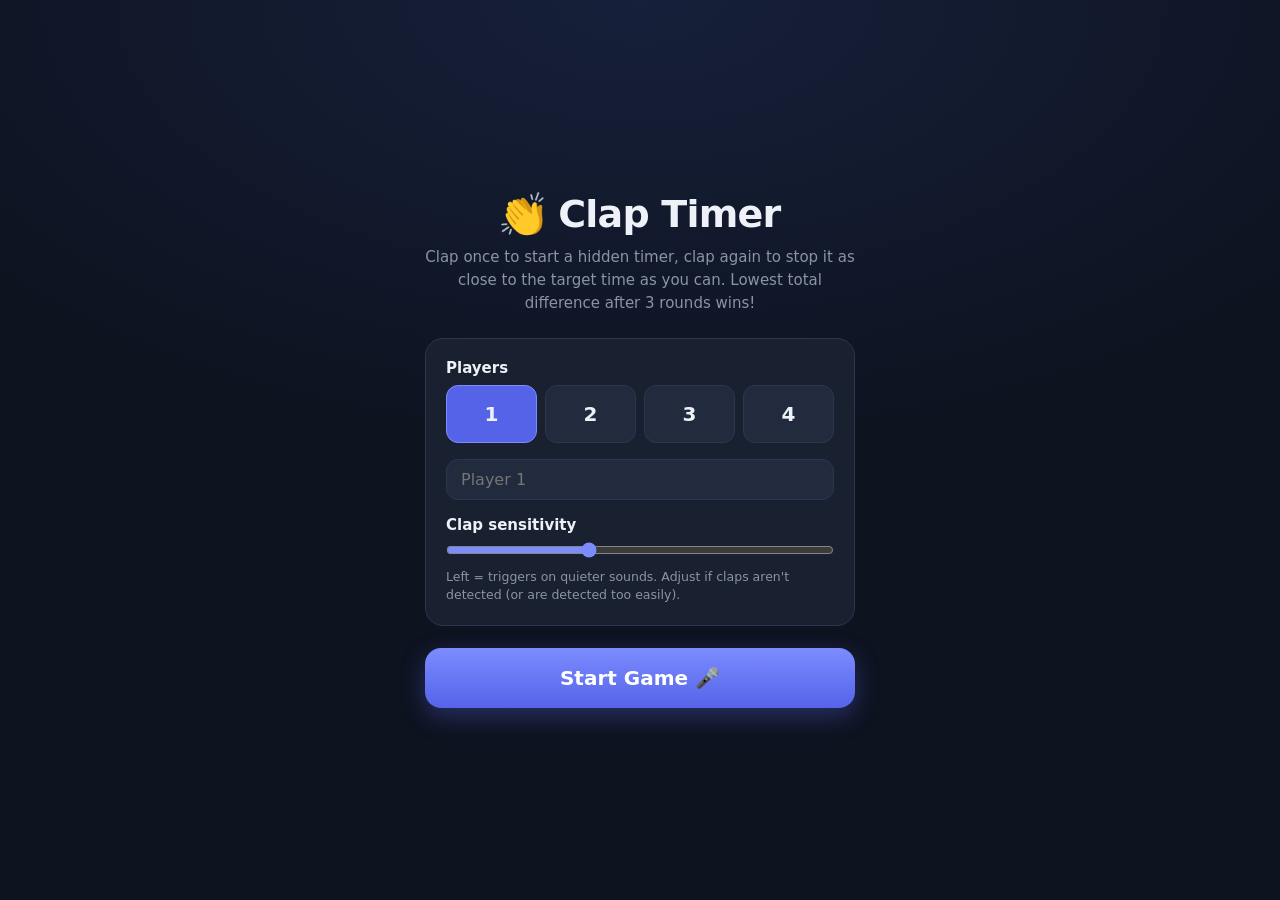
<file: ClapTimer.html>
<!DOCTYPE html>
<html lang="en">
<head>
<meta charset="UTF-8">
<meta name="viewport" content="width=device-width, initial-scale=1.0, maximum-scale=1.0, user-scalable=no, viewport-fit=cover">
<meta name="apple-mobile-web-app-capable" content="yes">
<meta name="mobile-web-app-capable" content="yes">
<meta name="theme-color" content="#0e1320">
<title>Clap Timer Challenge</title>
<style>
    :root {
        --bg: #0e1320;
        --surface: #19202f;
        --surface-2: #222b3d;
        --line: #2c3650;
        --ink: #eef1f8;
        --muted: #8b93a7;
        --accent: #7c8cff;
        --accent-deep: #5563e8;
        --amber: #ffc24b;
        --green: #41d98d;
        --red: #ff6b7a;
    }

    * { margin: 0; padding: 0; box-sizing: border-box; }

    html, body {
        height: 100%;
    }

    body {
        min-height: 100vh;
        min-height: 100dvh;
        overscroll-behavior: none;
        user-select: none;
        -webkit-user-select: none;
        -webkit-tap-highlight-color: transparent;
        touch-action: manipulation;
        font-family: system-ui, -apple-system, "Segoe UI", Roboto, Helvetica, Arial, sans-serif;
        background: radial-gradient(120% 90% at 50% 0%, #16203a 0%, var(--bg) 55%);
        color: var(--ink);
        display: flex;
        flex-direction: column;
        align-items: center;
        padding: 20px;
        padding-top: max(20px, env(safe-area-inset-top));
        padding-bottom: max(20px, env(safe-area-inset-bottom));
    }

    .screen {
        display: none;
        flex-direction: column;
        align-items: center;
        gap: 22px;
        width: 100%;
        max-width: 430px;
    }
    /* margin auto centers vertically without clipping when content overflows */
    .screen.active { display: flex; margin: auto 0; }

    .eyebrow {
        text-transform: uppercase;
        letter-spacing: 0.14em;
        font-size: 12px;
        font-weight: 700;
        color: var(--muted);
    }

    h1 {
        font-size: 38px;
        font-weight: 800;
        letter-spacing: -0.02em;
        text-wrap: balance;
        text-align: center;
    }
    h2 {
        font-size: 28px;
        font-weight: 800;
        letter-spacing: -0.01em;
        text-align: center;
    }

    .sub {
        color: var(--muted);
        text-align: center;
        line-height: 1.55;
        font-size: 15px;
    }
    .sub strong { color: var(--ink); }

    .card {
        width: 100%;
        background: var(--surface);
        border: 1px solid var(--line);
        border-radius: 18px;
        padding: 20px;
        display: flex;
        flex-direction: column;
        gap: 16px;
    }

    .field-label {
        font-weight: 700;
        font-size: 15px;
        margin-bottom: 8px;
    }

    .pc-row {
        display: grid;
        grid-template-columns: repeat(4, 1fr);
        gap: 8px;
    }
    .pc-btn {
        appearance: none;
        border: 1px solid var(--line);
        background: var(--surface-2);
        color: var(--ink);
        border-radius: 12px;
        padding: 16px 0;
        font-size: 20px;
        font-weight: 800;
        font-family: inherit;
        cursor: pointer;
        touch-action: manipulation;
    }
    .pc-btn.selected {
        background: var(--accent-deep);
        border-color: var(--accent);
    }

    #name-inputs { display: flex; flex-direction: column; gap: 8px; }
    .name-input {
        width: 100%;
        background: var(--surface-2);
        border: 1px solid var(--line);
        border-radius: 12px;
        padding: 10px 14px;
        color: var(--ink);
        font-size: 16px;
        font-family: inherit;
        outline: none;
    }
    .name-input:focus { border-color: var(--accent); }

    input[type="range"] {
        width: 100%;
        accent-color: var(--accent);
    }
    .hint { font-size: 12.5px; color: var(--muted); line-height: 1.5; margin-top: 6px; }

    .btn {
        appearance: none;
        border: none;
        width: 100%;
        border-radius: 16px;
        padding: 18px;
        font-size: 20px;
        font-weight: 800;
        font-family: inherit;
        color: #fff;
        background: linear-gradient(180deg, var(--accent) 0%, var(--accent-deep) 100%);
        cursor: pointer;
        box-shadow: 0 8px 24px rgba(85, 99, 232, 0.35);
        transition: transform 0.08s ease;
    }
    .btn:active { transform: scale(0.97); }
    .btn.go {
        background: linear-gradient(180deg, #35c97f 0%, #22a866 100%);
        box-shadow: 0 8px 24px rgba(34, 168, 102, 0.35);
        font-size: 22px;
    }
    .btn.ghost {
        background: var(--surface-2);
        border: 1px solid var(--line);
        box-shadow: none;
        color: var(--ink);
        font-size: 16px;
        padding: 14px;
    }
    .btn:focus-visible, .pc-btn:focus-visible, .link-btn:focus-visible {
        outline: 2px solid var(--accent);
        outline-offset: 2px;
    }

    .link-btn {
        appearance: none;
        background: none;
        border: none;
        color: var(--muted);
        text-decoration: underline;
        font-size: 15px;
        font-family: inherit;
        cursor: pointer;
        padding: 12px 16px; /* comfortable thumb target */
        touch-action: manipulation;
    }

    .btn { touch-action: manipulation; }

    .error {
        color: var(--red);
        font-size: 14px;
        text-align: center;
        line-height: 1.5;
    }
    .hidden { display: none !important; }

    .num, .big-num {
        font-variant-numeric: tabular-nums;
        font-weight: 800;
    }
    .target-num {
        font-size: 58px;
        color: var(--amber);
        line-height: 1.1;
    }

    /* listening circle */
    .circle-wrap {
        position: relative;
        width: 200px;
        height: 200px;
        display: flex;
        align-items: center;
        justify-content: center;
    }
    .pulse-ring {
        position: absolute;
        inset: 0;
        border-radius: 50%;
        background: rgba(124, 140, 255, 0.35);
        animation: pulse-ring 1.4s ease-out infinite;
    }
    .circle {
        position: relative;
        width: 168px;
        height: 168px;
        border-radius: 50%;
        background: var(--surface);
        border: 4px solid var(--accent);
        display: flex;
        flex-direction: column;
        align-items: center;
        justify-content: center;
        gap: 6px;
        text-align: center;
        cursor: default;
    }
    .circle .emoji { font-size: 46px; line-height: 1; }
    .circle .status { font-size: 13px; font-weight: 700; color: var(--ink); padding: 0 16px; }
    .circle.running { border-color: var(--green); }
    .circle-wrap.running .pulse-ring { background: rgba(65, 217, 141, 0.35); }
    body.tap-mode .circle { cursor: pointer; }

    @keyframes pulse-ring {
        0%   { transform: scale(1);   opacity: 0.6; }
        100% { transform: scale(1.55); opacity: 0; }
    }
    @keyframes clap-flash {
        0%   { transform: scale(1); }
        30%  { transform: scale(1.18); }
        100% { transform: scale(1); }
    }
    .clap-flash { animation: clap-flash 0.35s ease-out; }
    @keyframes pop {
        0%   { transform: scale(0.9); opacity: 0; }
        60%  { transform: scale(1.04); }
        100% { transform: scale(1); opacity: 1; }
    }
    .pop { animation: pop 0.3s cubic-bezier(0.175, 0.885, 0.32, 1.275); }
    @media (prefers-reduced-motion: reduce) {
        .pulse-ring, .clap-flash, .pop { animation: none; }
    }

    .meter {
        width: 100%;
        max-width: 300px;
    }
    .meter-track {
        height: 10px;
        background: var(--surface-2);
        border: 1px solid var(--line);
        border-radius: 999px;
        overflow: hidden;
    }
    .meter-fill {
        height: 100%;
        width: 0%;
        background: var(--accent);
        border-radius: 999px;
    }
    .meter-label { font-size: 11.5px; color: var(--muted); text-align: center; margin-top: 5px; }

    /* result */
    .result-grid {
        display: grid;
        grid-template-columns: 1fr 1fr;
        gap: 14px;
        text-align: center;
    }
    .stat-label { font-size: 13px; color: var(--muted); }
    .stat-value { font-size: 26px; }
    .stat-value.target { color: var(--amber); }
    .stat-value.actual { color: var(--accent); }
    .divider { border-top: 1px solid var(--line); margin: 2px 0; }
    .diff-value { font-size: 52px; line-height: 1.1; }
    .diff-good { color: var(--green); }
    .diff-mid  { color: var(--amber); }
    .diff-bad  { color: var(--red); }
    .remark { font-size: 18px; text-align: center; }

    /* final leaderboard */
    #final-table { width: 100%; display: flex; flex-direction: column; gap: 10px; }
    .rank-row {
        display: flex;
        align-items: center;
        gap: 14px;
        background: var(--surface);
        border: 1px solid var(--line);
        border-radius: 16px;
        padding: 14px 16px;
    }
    .rank-row.winner { border-color: var(--amber); box-shadow: 0 0 0 1px var(--amber); }
    .rank-medal { font-size: 28px; }
    .rank-info { flex: 1; min-width: 0; }
    .rank-name { font-weight: 800; font-size: 17px; }
    .rank-rounds { font-size: 12px; color: var(--muted); font-variant-numeric: tabular-nums; }
    .rank-total { text-align: right; }
    .rank-total .num { font-size: 20px; }
    .rank-row.winner .rank-total .num { color: var(--amber); }
    .rank-total .stat-label { font-size: 11px; }
</style>
</head>
<body>

    <!-- ============ SETUP ============ -->
    <div id="screen-setup" class="screen active pop">
        <div>
            <h1>👏 Clap Timer</h1>
            <p class="sub" style="margin-top:10px">Clap once to start a hidden timer, clap again to stop it as close to the target time as you can. Lowest total difference after 3 rounds wins!</p>
        </div>

        <div class="card">
            <div>
                <p class="field-label">Players</p>
                <div class="pc-row" id="player-count-btns">
                    <button type="button" data-count="1" class="pc-btn selected">1</button>
                    <button type="button" data-count="2" class="pc-btn">2</button>
                    <button type="button" data-count="3" class="pc-btn">3</button>
                    <button type="button" data-count="4" class="pc-btn">4</button>
                </div>
            </div>
            <div id="name-inputs"></div>
            <div>
                <p class="field-label">Clap sensitivity</p>
                <input id="sensitivity" type="range" min="5" max="60" value="25">
                <p class="hint">Left = triggers on quieter sounds. Adjust if claps aren't detected (or are detected too easily).</p>
            </div>
        </div>

        <button type="button" id="btn-start-game" class="btn">Start Game 🎤</button>
        <p id="mic-error" class="error hidden"></p>
        <button type="button" id="btn-tap-mode" class="btn ghost hidden">Play in Tap Mode instead 👆</button>
    </div>

    <!-- ============ TURN INTRO ============ -->
    <div id="screen-intro" class="screen pop">
        <p class="eyebrow" id="intro-round"></p>
        <h2 id="intro-player"></h2>
        <div class="card" style="text-align:center; gap:6px">
            <p class="stat-label">Your target time</p>
            <p class="big-num target-num" id="intro-target"></p>
            <p class="stat-label">seconds between your two claps</p>
        </div>
        <p class="sub">
            Memorize it! After you press GO:<br>
            <strong>Clap #1</strong> starts the timer &middot; <strong>Clap #2</strong> stops it.<br>
            No countdown will be shown — trust your inner clock. ⏱️🙈
        </p>
        <button type="button" id="btn-go" class="btn go">GO — start listening 👂</button>
    </div>

    <!-- ============ LISTENING ============ -->
    <div id="screen-listen" class="screen">
        <p class="eyebrow" id="listen-header"></p>
        <div style="text-align:center">
            <p class="stat-label">Target</p>
            <p class="big-num" id="listen-target" style="font-size:30px; color:var(--amber)"></p>
        </div>

        <div class="circle-wrap" id="circle-wrap">
            <div class="pulse-ring"></div>
            <div class="circle" id="listen-circle">
                <span class="emoji" id="listen-emoji">👂</span>
                <span class="status" id="listen-status">Waiting for clap #1</span>
            </div>
        </div>

        <div class="meter" id="meter">
            <div class="meter-track"><div class="meter-fill" id="level-bar"></div></div>
            <p class="meter-label">mic level</p>
        </div>

        <button type="button" id="btn-cancel-turn" class="link-btn">restart this turn</button>
    </div>

    <!-- ============ RESULT ============ -->
    <div id="screen-result" class="screen pop">
        <h2 id="result-player"></h2>
        <div class="card">
            <div class="result-grid">
                <div>
                    <p class="stat-label">Target</p>
                    <p class="big-num stat-value target" id="result-target"></p>
                </div>
                <div>
                    <p class="stat-label">Your time</p>
                    <p class="big-num stat-value actual" id="result-actual"></p>
                </div>
            </div>
            <div class="divider"></div>
            <div style="text-align:center">
                <p class="stat-label">Difference</p>
                <p class="big-num diff-value" id="result-diff"></p>
            </div>
            <p class="remark" id="result-remark"></p>
        </div>
        <button type="button" id="btn-next" class="btn"></button>
    </div>

    <!-- ============ FINAL ============ -->
    <div id="screen-final" class="screen pop">
        <h1>🏆 Results</h1>
        <div id="final-table"></div>
        <button type="button" id="btn-again" class="btn">Play Again 🔁</button>
    </div>

<script>
(function () {
    'use strict';

    var ROUNDS = 3;
    var CLAP_REFRACTORY_MS = 350;   // ignore echoes right after a clap
    var ARM_DELAY_MS = 600;         // ignore the GO button press noise

    // ---------- state ----------
    var playerCount = 1;
    var players = [];                 // [{name, diffs: [..]}]
    var round = 0;
    var turn = 0;
    var target = 0;                   // seconds
    var clapCount = 0;
    var clapStartTime = 0;
    var armedAt = 0;
    var listening = false;
    var tapMode = false;

    // ---------- audio ----------
    var audioCtx = null;
    var analyser = null;
    var timeData = null;
    var micStream = null;
    var lastClapAt = -Infinity;

    // ---------- phone niceties ----------
    var wakeLock = null;
    function keepAwake() {
        if (!('wakeLock' in navigator)) return;
        navigator.wakeLock.request('screen').then(function (lock) {
            wakeLock = lock;
        }).catch(function () { /* not critical */ });
    }
    function releaseWake() {
        if (wakeLock) { wakeLock.release().catch(function () {}); wakeLock = null; }
    }
    document.addEventListener('visibilitychange', function () {
        if (document.visibilityState !== 'visible') return;
        if (listening) keepAwake();
        if (audioCtx && audioCtx.state === 'suspended') audioCtx.resume();
    });
    function buzz(ms) {
        if (navigator.vibrate) navigator.vibrate(ms);
    }

    // ---------- dom ----------
    function $(id) { return document.getElementById(id); }
    var screens = ['setup', 'intro', 'listen', 'result', 'final'];
    function show(name) {
        for (var i = 0; i < screens.length; i++) {
            var s = screens[i];
            $('screen-' + s).classList.toggle('active', s === name);
        }
    }

    // ---------- setup ----------
    function buildNameInputs() {
        var wrap = $('name-inputs');
        wrap.innerHTML = '';
        for (var i = 0; i < playerCount; i++) {
            var input = document.createElement('input');
            input.type = 'text';
            input.maxLength = 14;
            input.placeholder = 'Player ' + (i + 1);
            input.className = 'name-input';
            wrap.appendChild(input);
        }
    }

    $('player-count-btns').addEventListener('click', function (e) {
        var btn = e.target.closest('.pc-btn');
        if (!btn) return;
        playerCount = parseInt(btn.dataset.count, 10);
        var all = document.querySelectorAll('.pc-btn');
        for (var i = 0; i < all.length; i++) all[i].classList.toggle('selected', all[i] === btn);
        buildNameInputs();
    });
    buildNameInputs();

    function initMic() {
        if (micStream) return Promise.resolve(true);
        if (!navigator.mediaDevices || !navigator.mediaDevices.getUserMedia) {
            micFailed('This browser (or this page context) doesn’t allow microphone access.');
            return Promise.resolve(false);
        }
        return navigator.mediaDevices.getUserMedia({
            audio: { echoCancellation: false, noiseSuppression: false, autoGainControl: false }
        }).then(function (stream) {
            micStream = stream;
            audioCtx = new (window.AudioContext || window.webkitAudioContext)();
            var src = audioCtx.createMediaStreamSource(micStream);
            analyser = audioCtx.createAnalyser();
            analyser.fftSize = 2048;
            timeData = new Uint8Array(analyser.fftSize);
            src.connect(analyser);
            return true;
        }).catch(function (err) {
            micFailed('Microphone was blocked (' + err.name + '). Allow the mic in your browser settings and try again — or play in Tap Mode below.');
            return false;
        });
    }

    function micFailed(msg) {
        var el = $('mic-error');
        el.textContent = msg;
        el.classList.remove('hidden');
        $('btn-tap-mode').classList.remove('hidden');
    }

    function beginGame() {
        var inputs = document.querySelectorAll('.name-input');
        players = [];
        for (var i = 0; i < inputs.length; i++) {
            players.push({ name: inputs[i].value.trim() || 'Player ' + (i + 1), diffs: [] });
        }
        round = 0;
        turn = 0;
        document.body.classList.toggle('tap-mode', tapMode);
        startTurn();
    }

    $('btn-start-game').addEventListener('click', function () {
        initMic().then(function (ok) {
            if (!ok) return;
            tapMode = false;
            var resume = (audioCtx.state === 'suspended') ? audioCtx.resume() : Promise.resolve();
            resume.then(beginGame, beginGame);
        });
    });

    $('btn-tap-mode').addEventListener('click', function () {
        tapMode = true;
        beginGame();
    });

    // ---------- turn flow ----------
    function randomTarget() {
        // random 3.00 – 10.00 seconds
        return Math.round((3 + Math.random() * 7) * 100) / 100;
    }

    function startTurn() {
        listening = false;
        target = randomTarget();
        $('intro-round').textContent = 'Round ' + (round + 1) + ' of ' + ROUNDS;
        $('intro-player').textContent = players[turn].name;
        $('intro-target').textContent = target.toFixed(2) + 's';
        show('intro');
    }

    $('btn-go').addEventListener('click', function () {
        clapCount = 0;
        lastClapAt = -Infinity;
        armedAt = performance.now() + ARM_DELAY_MS;
        listening = true;
        $('listen-header').textContent = players[turn].name + ' — Round ' + (round + 1);
        $('listen-target').textContent = target.toFixed(2) + 's';
        $('meter').classList.toggle('hidden', tapMode);
        setListenState(0);
        show('listen');
        keepAwake();
    });

    $('btn-cancel-turn').addEventListener('click', function () {
        listening = false;
        releaseWake();
        startTurn();
    });

    function setListenState(count) {
        var status = $('listen-status');
        var emoji = $('listen-emoji');
        var circle = $('listen-circle');
        var wrap = $('circle-wrap');
        if (count === 0) {
            emoji.textContent = tapMode ? '👆' : '👂';
            status.textContent = tapMode ? 'Tap the circle to start' : 'Waiting for clap #1';
            circle.classList.remove('running');
            wrap.classList.remove('running');
        } else {
            emoji.textContent = '⏱️';
            status.textContent = tapMode ? 'Timer running… tap to stop' : 'Timer running… clap #2 stops it';
            circle.classList.add('running');
            wrap.classList.add('running');
        }
        circle.classList.remove('clap-flash');
        void circle.offsetWidth; // restart animation
        if (count > 0) circle.classList.add('clap-flash');
    }

    function onClap(now) {
        clapCount++;
        if (clapCount === 1) {
            clapStartTime = now;
            buzz(30);
            setListenState(1);
        } else if (clapCount === 2) {
            listening = false;
            releaseWake();
            buzz([30, 60, 30]);
            finishTurn((now - clapStartTime) / 1000);
        }
    }

    // tap mode: the circle itself is the "clap"
    $('listen-circle').addEventListener('pointerdown', function () {
        if (!tapMode || !listening) return;
        var now = performance.now();
        if (now < armedAt || now - lastClapAt <= CLAP_REFRACTORY_MS) return;
        lastClapAt = now;
        onClap(now);
    });

    function remark(diff) {
        if (diff < 0.05) return '🤯 Inhuman precision!';
        if (diff < 0.15) return '🔥 Incredible!';
        if (diff < 0.35) return '🎯 Great inner clock!';
        if (diff < 0.75) return '👍 Not bad!';
        if (diff < 1.5)  return '😅 Room to improve…';
        return '🐢 Way off — practice makes perfect!';
    }

    function finishTurn(elapsed) {
        var diff = Math.abs(elapsed - target);
        players[turn].diffs.push(diff);

        $('result-player').textContent = players[turn].name;
        $('result-target').textContent = target.toFixed(2) + 's';
        $('result-actual').textContent = elapsed.toFixed(3) + 's';
        var diffEl = $('result-diff');
        diffEl.textContent = diff.toFixed(3) + 's';
        diffEl.className = 'big-num diff-value ' +
            (diff < 0.35 ? 'diff-good' : diff < 1 ? 'diff-mid' : 'diff-bad');
        $('result-remark').textContent = remark(diff);

        var isLastTurn = (turn === players.length - 1) && (round === ROUNDS - 1);
        $('btn-next').textContent = isLastTurn ? 'See Final Results 🏆' : 'Next Turn ➡️';
        show('result');
    }

    $('btn-next').addEventListener('click', function () {
        turn++;
        if (turn >= players.length) {
            turn = 0;
            round++;
        }
        if (round >= ROUNDS) showFinal();
        else startTurn();
    });

    // ---------- final ----------
    function escapeHtml(s) {
        return s.replace(/[&<>"']/g, function (c) {
            return { '&': '&amp;', '<': '&lt;', '>': '&gt;', '"': '&quot;', "'": '&#39;' }[c];
        });
    }

    function showFinal() {
        var ranked = players.map(function (p) {
            var total = 0;
            for (var i = 0; i < p.diffs.length; i++) total += p.diffs[i];
            return { name: p.name, diffs: p.diffs, total: total };
        }).sort(function (a, b) { return a.total - b.total; });

        var medals = ['🥇', '🥈', '🥉', '4️⃣'];
        var html = '';
        for (var i = 0; i < ranked.length; i++) {
            var p = ranked[i];
            var roundsTxt = p.diffs.map(function (d) { return d.toFixed(3) + 's'; }).join(' · ');
            html +=
                '<div class="rank-row' + (i === 0 ? ' winner' : '') + '">' +
                    '<span class="rank-medal">' + medals[i] + '</span>' +
                    '<div class="rank-info">' +
                        '<p class="rank-name">' + escapeHtml(p.name) + '</p>' +
                        '<p class="rank-rounds">rounds: ' + roundsTxt + '</p>' +
                    '</div>' +
                    '<div class="rank-total">' +
                        '<p class="num">' + p.total.toFixed(3) + 's</p>' +
                        '<p class="stat-label">total off</p>' +
                    '</div>' +
                '</div>';
        }
        $('final-table').innerHTML = html;
        show('final');
    }

    $('btn-again').addEventListener('click', function () {
        show('setup');
    });

    // ---------- clap detection loop ----------
    function detectLoop() {
        requestAnimationFrame(detectLoop);
        if (!analyser || tapMode) return;

        analyser.getByteTimeDomainData(timeData);
        var peak = 0;
        for (var i = 0; i < timeData.length; i++) {
            var v = Math.abs(timeData[i] - 128) / 128;
            if (v > peak) peak = v;
        }

        if (listening) {
            $('level-bar').style.width = Math.min(100, peak * 100) + '%';

            var threshold = parseInt($('sensitivity').value, 10) / 100;
            var now = performance.now();
            if (now >= armedAt &&
                peak >= threshold &&
                now - lastClapAt > CLAP_REFRACTORY_MS) {
                lastClapAt = now;
                onClap(now);
            }
        }
    }
    detectLoop();
})();
</script>
</body>
</html>
</file>
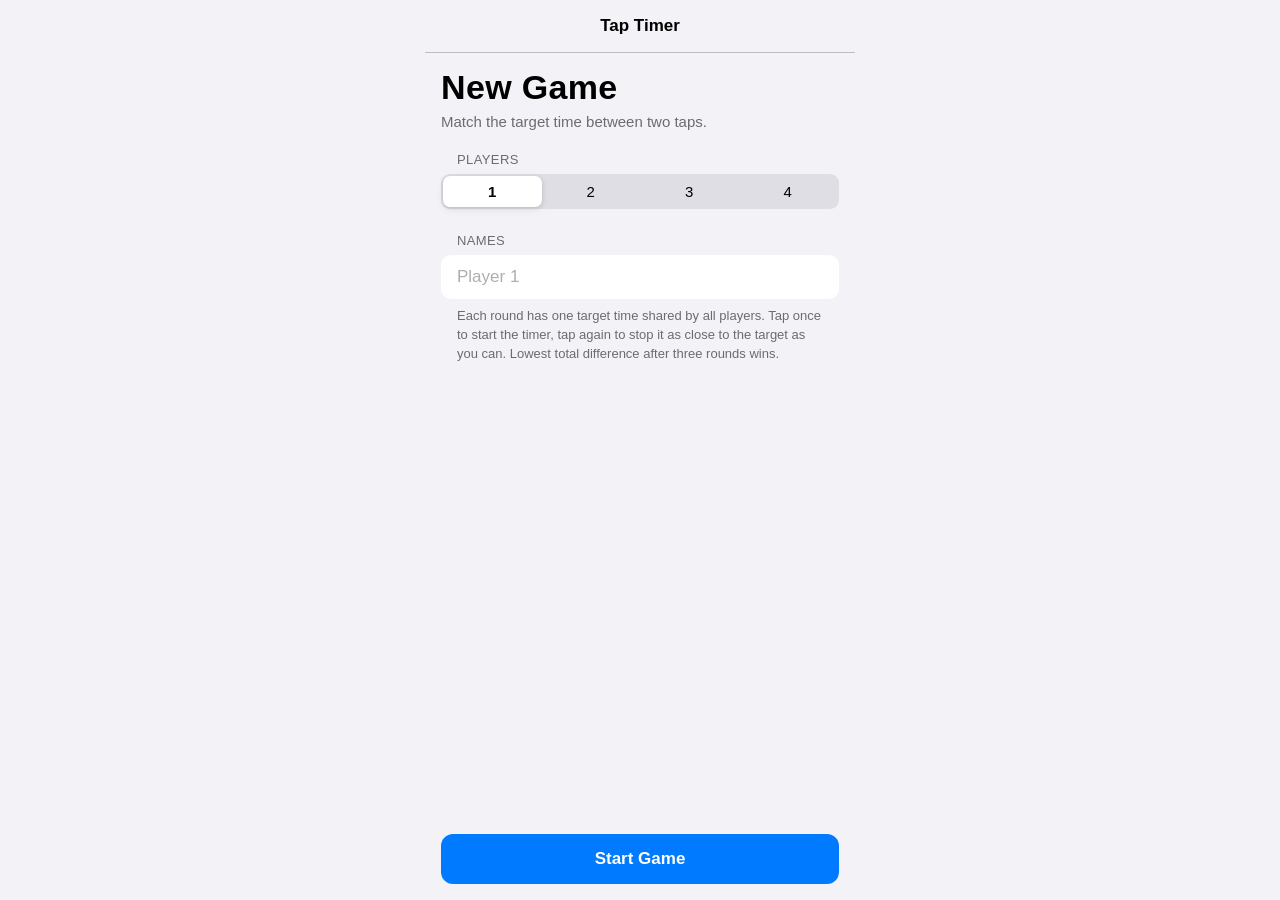
<file: TapTimer.html>
<!DOCTYPE html>
<html lang="en">
<head>
<meta charset="UTF-8">
<meta name="viewport" content="width=device-width, initial-scale=1.0, maximum-scale=1.0, user-scalable=no, viewport-fit=cover">
<meta name="apple-mobile-web-app-capable" content="yes">
<meta name="mobile-web-app-capable" content="yes">
<meta name="theme-color" content="#f2f2f7" media="(prefers-color-scheme: light)">
<meta name="theme-color" content="#000000" media="(prefers-color-scheme: dark)">
<title>Tap Timer</title>
<style>
    :root {
        --bg: #f2f2f7;
        --cell: #ffffff;
        --label: #000000;
        --secondary: #6c6c70;
        --tertiary: #aeaeb2;
        --separator: rgba(60, 60, 67, 0.29);
        --fill: rgba(120, 120, 128, 0.16);
        --seg-selected: #ffffff;
        --seg-shadow: 0 1px 4px rgba(0, 0, 0, 0.12), 0 3px 8px rgba(0, 0, 0, 0.06);
        --tint: #007aff;
        --green: #34c759;
        --green-tint: rgba(52, 199, 89, 0.15);
        --red: #ff3b30;
        --red-tint: rgba(255, 59, 48, 0.15);
        --orange: #ff9500;
    }
    @media (prefers-color-scheme: dark) {
        :root {
            --bg: #000000;
            --cell: #1c1c1e;
            --label: #ffffff;
            --secondary: rgba(235, 235, 245, 0.6);
            --tertiary: rgba(235, 235, 245, 0.3);
            --separator: rgba(84, 84, 88, 0.65);
            --fill: rgba(120, 120, 128, 0.24);
            --seg-selected: #636366;
            --seg-shadow: none;
            --tint: #0a84ff;
            --green: #30d158;
            --green-tint: rgba(48, 209, 88, 0.18);
            --red: #ff453a;
            --red-tint: rgba(255, 69, 58, 0.18);
            --orange: #ff9f0a;
        }
    }
    :root[data-theme="light"] {
        --bg: #f2f2f7;
        --cell: #ffffff;
        --label: #000000;
        --secondary: #6c6c70;
        --tertiary: #aeaeb2;
        --separator: rgba(60, 60, 67, 0.29);
        --fill: rgba(120, 120, 128, 0.16);
        --seg-selected: #ffffff;
        --seg-shadow: 0 1px 4px rgba(0, 0, 0, 0.12), 0 3px 8px rgba(0, 0, 0, 0.06);
        --tint: #007aff;
        --green: #34c759;
        --green-tint: rgba(52, 199, 89, 0.15);
        --red: #ff3b30;
        --red-tint: rgba(255, 59, 48, 0.15);
        --orange: #ff9500;
    }
    :root[data-theme="dark"] {
        --bg: #000000;
        --cell: #1c1c1e;
        --label: #ffffff;
        --secondary: rgba(235, 235, 245, 0.6);
        --tertiary: rgba(235, 235, 245, 0.3);
        --separator: rgba(84, 84, 88, 0.65);
        --fill: rgba(120, 120, 128, 0.24);
        --seg-selected: #636366;
        --seg-shadow: none;
        --tint: #0a84ff;
        --green: #30d158;
        --green-tint: rgba(48, 209, 88, 0.18);
        --red: #ff453a;
        --red-tint: rgba(255, 69, 58, 0.18);
        --orange: #ff9f0a;
    }

    * { margin: 0; padding: 0; box-sizing: border-box; }

    html, body { height: 100%; }

    body {
        min-height: 100vh;
        min-height: 100dvh;
        overscroll-behavior: none;
        user-select: none;
        -webkit-user-select: none;
        -webkit-tap-highlight-color: transparent;
        touch-action: manipulation;
        font-family: -apple-system, BlinkMacSystemFont, "SF Pro Text", "Segoe UI", Roboto, Helvetica, Arial, sans-serif;
        background: var(--bg);
        color: var(--label);
        display: flex;
        flex-direction: column;
        align-items: center;
    }

    .screen {
        display: none;
        flex-direction: column;
        width: 100%;
        max-width: 430px;
        min-height: 100vh;
        min-height: 100dvh;
        padding: 0 16px;
        padding-bottom: max(16px, env(safe-area-inset-bottom));
    }
    .screen.active { display: flex; }

    /* navigation bar */
    .nav {
        height: 52px;
        margin: 0 -16px 4px;
        padding-top: env(safe-area-inset-top);
        display: flex;
        align-items: center;
        justify-content: center;
        font-size: 17px;
        font-weight: 600;
        position: relative;
        flex-shrink: 0;
    }
    .nav::after {
        content: "";
        position: absolute;
        left: 0; right: 0; bottom: 0;
        height: 0.5px;
        background: var(--separator);
    }

    .large-title {
        font-size: 34px;
        font-weight: 700;
        letter-spacing: 0.01em;
        padding: 12px 0 4px;
    }
    .subtitle {
        font-size: 15px;
        color: var(--secondary);
        line-height: 1.4;
        padding-bottom: 20px;
    }

    /* grouped sections */
    .sec-header {
        font-size: 13px;
        text-transform: uppercase;
        letter-spacing: 0.03em;
        color: var(--secondary);
        padding: 0 16px 7px;
    }
    .sec-footer {
        font-size: 13px;
        color: var(--secondary);
        line-height: 1.45;
        padding: 8px 16px 0;
    }
    .section { margin-bottom: 24px; }

    .group {
        background: var(--cell);
        border-radius: 10px;
        overflow: hidden;
    }
    .row {
        position: relative;
        display: flex;
        align-items: center;
        justify-content: space-between;
        gap: 12px;
        padding: 12px 16px;
        min-height: 44px;
        font-size: 17px;
    }
    .row + .row::before {
        content: "";
        position: absolute;
        left: 16px; right: 0; top: 0;
        height: 0.5px;
        background: var(--separator);
    }
    .row .value {
        color: var(--secondary);
        font-variant-numeric: tabular-nums;
    }

    /* segmented control */
    .pc-row {
        display: flex;
        background: var(--fill);
        border-radius: 9px;
        padding: 2px;
    }
    .pc-btn {
        appearance: none;
        flex: 1;
        border: none;
        background: transparent;
        color: var(--label);
        border-radius: 7px;
        padding: 7px 0;
        font-size: 15px;
        font-weight: 500;
        font-family: inherit;
        cursor: pointer;
        touch-action: manipulation;
        transition: background 0.15s ease;
    }
    .pc-btn.selected {
        background: var(--seg-selected);
        box-shadow: var(--seg-shadow);
        font-weight: 600;
    }

    .name-input {
        width: 100%;
        border: none;
        background: transparent;
        padding: 12px 16px;
        min-height: 44px;
        font-size: 17px;
        font-family: inherit;
        color: var(--label);
        outline: none;
    }
    .name-input::placeholder { color: var(--tertiary); }
    .input-row { position: relative; }
    .input-row + .input-row::before {
        content: "";
        position: absolute;
        left: 16px; right: 0; top: 0;
        height: 0.5px;
        background: var(--separator);
    }

    /* buttons */
    .btn {
        appearance: none;
        border: none;
        width: 100%;
        border-radius: 12px;
        min-height: 50px;
        font-size: 17px;
        font-weight: 600;
        font-family: inherit;
        color: #ffffff;
        background: var(--tint);
        cursor: pointer;
        touch-action: manipulation;
        flex-shrink: 0;
    }
    .btn:active { opacity: 0.75; }
    .btn:focus-visible, .pc-btn:focus-visible, .text-btn:focus-visible, .tap-circle:focus-visible {
        outline: 2px solid var(--tint);
        outline-offset: 2px;
    }

    .text-btn {
        appearance: none;
        background: none;
        border: none;
        color: var(--tint);
        font-size: 17px;
        font-family: inherit;
        cursor: pointer;
        padding: 12px 16px;
        touch-action: manipulation;
        align-self: center;
    }
    .text-btn:active { opacity: 0.4; }

    .spacer { flex: 1; }
    .hidden { display: none !important; }

    /* timer digits */
    .digits {
        font-variant-numeric: tabular-nums;
        font-weight: 200;
        letter-spacing: -0.01em;
        line-height: 1;
    }
    .digits .unit {
        font-size: 0.45em;
        font-weight: 300;
        color: var(--secondary);
        margin-left: 2px;
    }
    .caption {
        font-size: 13px;
        text-transform: uppercase;
        letter-spacing: 0.06em;
        color: var(--secondary);
    }

    .center-block {
        display: flex;
        flex-direction: column;
        align-items: center;
        gap: 8px;
        text-align: center;
    }

    /* tap circle — stopwatch-style control */
    .tap-circle {
        appearance: none;
        border: none;
        font-family: inherit;
        width: min(62vw, 240px);
        aspect-ratio: 1;
        border-radius: 50%;
        background: var(--green-tint);
        color: var(--green);
        font-size: 20px;
        font-weight: 600;
        display: flex;
        flex-direction: column;
        align-items: center;
        justify-content: center;
        gap: 6px;
        cursor: pointer;
        touch-action: manipulation;
        align-self: center;
    }
    .tap-circle:active { filter: brightness(0.92); }
    .tap-circle.running {
        background: var(--red-tint);
        color: var(--red);
    }
    .timing-dot {
        display: inline-block;
        width: 7px;
        height: 7px;
        border-radius: 50%;
        background: currentColor;
        margin-right: 6px;
        vertical-align: 1px;
        animation: blink 1.2s ease-in-out infinite;
    }
    @keyframes blink {
        0%, 100% { opacity: 1; }
        50% { opacity: 0.25; }
    }
    @media (prefers-reduced-motion: reduce) {
        .timing-dot { animation: none; }
    }
    .tap-sub {
        font-size: 13px;
        font-weight: 400;
        color: var(--secondary);
    }

    /* result */
    .diff-good { color: var(--green); }
    .diff-mid  { color: var(--orange); }
    .diff-bad  { color: var(--red); }

    /* leaderboard */
    .rank-num {
        width: 28px;
        font-size: 17px;
        font-weight: 600;
        color: var(--secondary);
        font-variant-numeric: tabular-nums;
        flex-shrink: 0;
    }
    .rank-info { flex: 1; min-width: 0; }
    .rank-name { font-size: 17px; font-weight: 600; }
    .rank-rounds {
        font-size: 13px;
        color: var(--secondary);
        font-variant-numeric: tabular-nums;
        margin-top: 1px;
    }
    .winner-tag {
        font-size: 11px;
        font-weight: 700;
        text-transform: uppercase;
        letter-spacing: 0.06em;
        color: var(--orange);
        margin-top: 2px;
    }
    .rank-total {
        font-size: 17px;
        font-weight: 600;
        font-variant-numeric: tabular-nums;
        text-align: right;
    }
</style>
</head>
<body>

    <!-- ============ SETUP ============ -->
    <div id="screen-setup" class="screen active">
        <div class="nav">Tap Timer</div>
        <h1 class="large-title">New Game</h1>
        <p class="subtitle">Match the target time between two taps.</p>

        <div class="section">
            <p class="sec-header">Players</p>
            <div class="pc-row" id="player-count-btns">
                <button type="button" data-count="1" class="pc-btn selected">1</button>
                <button type="button" data-count="2" class="pc-btn">2</button>
                <button type="button" data-count="3" class="pc-btn">3</button>
                <button type="button" data-count="4" class="pc-btn">4</button>
            </div>
        </div>

        <div class="section">
            <p class="sec-header">Names</p>
            <div class="group" id="name-inputs"></div>
            <p class="sec-footer">Each round has one target time shared by all players. Tap once to start the timer, tap again to stop it as close to the target as you can. Lowest total difference after three rounds wins.</p>
        </div>

        <div class="spacer"></div>
        <button type="button" id="btn-start-game" class="btn">Start Game</button>
    </div>

    <!-- ============ TURN INTRO ============ -->
    <div id="screen-intro" class="screen">
        <div class="nav" id="intro-round"></div>
        <div class="spacer"></div>
        <div class="center-block">
            <p class="caption" id="intro-player"></p>
            <p class="caption" style="margin-top:20px">Target</p>
            <p class="digits" style="font-size:76px" id="intro-target"></p>
            <p class="subtitle" style="padding-bottom:0">seconds between your two taps</p>
        </div>
        <div class="spacer"></div>
        <p class="sec-footer" style="text-align:center; padding-bottom:16px">The timer stays hidden while it runs. Memorize the target, then trust your sense of time.</p>
        <button type="button" id="btn-go" class="btn">Go</button>
    </div>

    <!-- ============ TAP SCREEN ============ -->
    <div id="screen-listen" class="screen">
        <div class="nav" id="listen-header"></div>
        <div class="center-block" style="padding-top:28px">
            <p class="caption">Target</p>
            <p class="digits" style="font-size:44px" id="listen-target"></p>
        </div>
        <div class="spacer"></div>
        <button type="button" class="tap-circle" id="listen-circle">
            <span id="listen-status">Tap to Start</span>
            <span class="tap-sub" id="listen-sub">first tap starts the timer</span>
        </button>
        <div class="spacer"></div>
        <button type="button" id="btn-cancel-turn" class="text-btn">Restart Turn</button>
    </div>

    <!-- ============ RESULT ============ -->
    <div id="screen-result" class="screen">
        <div class="nav" id="result-player"></div>
        <div class="center-block" style="padding:36px 0 8px">
            <p class="caption">Difference</p>
            <p class="digits" style="font-size:64px" id="result-diff"></p>
            <p class="subtitle" style="padding-bottom:0" id="result-remark"></p>
        </div>

        <div class="section" style="margin-top:20px">
            <div class="group">
                <div class="row"><span>Target</span><span class="value" id="result-target"></span></div>
                <div class="row"><span>Your Time</span><span class="value" id="result-actual"></span></div>
            </div>
        </div>

        <div class="spacer"></div>
        <button type="button" id="btn-next" class="btn"></button>
    </div>

    <!-- ============ FINAL ============ -->
    <div id="screen-final" class="screen">
        <div class="nav">Final Results</div>
        <div class="section" style="margin-top:20px">
            <p class="sec-header">Standings</p>
            <div class="group" id="final-table"></div>
            <p class="sec-footer">Ranked by total difference across all three rounds.</p>
        </div>
        <div class="spacer"></div>
        <button type="button" id="btn-again" class="btn">Play Again</button>
    </div>

<script>
(function () {
    'use strict';

    var ROUNDS = 3;
    var TAP_REFRACTORY_MS = 350;   // ignore accidental double taps
    var ARM_DELAY_MS = 400;        // ignore the GO press carrying through

    // ---------- state ----------
    var playerCount = 1;
    var players = [];              // [{name, diffs: [..]}]
    var roundTargets = [];         // one shared target per round — same for every player
    var round = 0;
    var turn = 0;
    var tapCount = 0;
    var tapStartTime = 0;
    var armedAt = 0;
    var lastTapAt = -Infinity;
    var playing = false;

    // ---------- phone niceties ----------
    var wakeLock = null;
    function keepAwake() {
        if (!('wakeLock' in navigator)) return;
        navigator.wakeLock.request('screen').then(function (lock) {
            wakeLock = lock;
        }).catch(function () { /* not critical */ });
    }
    function releaseWake() {
        if (wakeLock) { wakeLock.release().catch(function () {}); wakeLock = null; }
    }
    document.addEventListener('visibilitychange', function () {
        if (document.visibilityState === 'visible' && playing) keepAwake();
    });
    function buzz(ms) {
        if (navigator.vibrate) navigator.vibrate(ms);
    }

    // ---------- dom ----------
    function $(id) { return document.getElementById(id); }
    var screens = ['setup', 'intro', 'listen', 'result', 'final'];
    function show(name) {
        for (var i = 0; i < screens.length; i++) {
            var s = screens[i];
            $('screen-' + s).classList.toggle('active', s === name);
        }
        window.scrollTo(0, 0);
    }

    // ---------- setup ----------
    function buildNameInputs() {
        var wrap = $('name-inputs');
        wrap.innerHTML = '';
        for (var i = 0; i < playerCount; i++) {
            var rowDiv = document.createElement('div');
            rowDiv.className = 'input-row';
            var input = document.createElement('input');
            input.type = 'text';
            input.maxLength = 14;
            input.placeholder = 'Player ' + (i + 1);
            input.className = 'name-input';
            rowDiv.appendChild(input);
            wrap.appendChild(rowDiv);
        }
    }

    $('player-count-btns').addEventListener('click', function (e) {
        var btn = e.target.closest('.pc-btn');
        if (!btn) return;
        playerCount = parseInt(btn.dataset.count, 10);
        var all = document.querySelectorAll('.pc-btn');
        for (var i = 0; i < all.length; i++) all[i].classList.toggle('selected', all[i] === btn);
        buildNameInputs();
    });
    buildNameInputs();

    function randomTarget() {
        // random 3.00 – 10.00 seconds
        return Math.round((3 + Math.random() * 7) * 100) / 100;
    }

    $('btn-start-game').addEventListener('click', function () {
        var inputs = document.querySelectorAll('.name-input');
        players = [];
        for (var i = 0; i < inputs.length; i++) {
            players.push({ name: inputs[i].value.trim() || 'Player ' + (i + 1), diffs: [] });
        }
        // one target per round, shared by every player, so each round is fair
        roundTargets = [];
        for (var r = 0; r < ROUNDS; r++) roundTargets.push(randomTarget());
        round = 0;
        turn = 0;
        startTurn();
    });

    // ---------- turn flow ----------
    function target() { return roundTargets[round]; }

    function startTurn() {
        playing = false;
        releaseWake();
        $('intro-round').textContent = 'Round ' + (round + 1) + ' of ' + ROUNDS;
        $('intro-player').textContent = players[turn].name;
        $('intro-target').innerHTML = target().toFixed(2) + '<span class="unit">s</span>';
        show('intro');
    }

    $('btn-go').addEventListener('click', function () {
        tapCount = 0;
        lastTapAt = -Infinity;
        armedAt = performance.now() + ARM_DELAY_MS;
        playing = true;
        $('listen-header').textContent = players[turn].name + ' · Round ' + (round + 1);
        $('listen-target').innerHTML = target().toFixed(2) + '<span class="unit">s</span>';
        setTapState(0);
        show('listen');
        keepAwake();
    });

    $('btn-cancel-turn').addEventListener('click', function () {
        startTurn();
    });

    function setTapState(count) {
        var circle = $('listen-circle');
        if (count === 0) {
            circle.classList.remove('running');
            $('listen-status').textContent = 'Tap to Start';
            $('listen-sub').textContent = 'first tap starts the timer';
        } else {
            circle.classList.add('running');
            $('listen-status').innerHTML = '<span class="timing-dot"></span>Tap to Stop';
            $('listen-sub').textContent = 'timer is running';
        }
    }

    $('listen-circle').addEventListener('pointerdown', function () {
        if (!playing) return;
        var now = performance.now();
        if (now < armedAt || now - lastTapAt <= TAP_REFRACTORY_MS) return;
        lastTapAt = now;
        tapCount++;
        if (tapCount === 1) {
            tapStartTime = now;
            buzz(30);
            setTapState(1);
        } else if (tapCount === 2) {
            playing = false;
            releaseWake();
            buzz([30, 60, 30]);
            finishTurn((now - tapStartTime) / 1000);
        }
    });

    function remark(diff) {
        if (diff < 0.05) return 'Perfect timing';
        if (diff < 0.15) return 'Excellent';
        if (diff < 0.35) return 'Great timing';
        if (diff < 0.75) return 'Good';
        if (diff < 1.5)  return 'Fair';
        return 'Keep practicing';
    }

    function finishTurn(elapsed) {
        var diff = Math.abs(elapsed - target());
        players[turn].diffs.push(diff);

        $('result-player').textContent = players[turn].name + ' · Round ' + (round + 1);
        $('result-target').textContent = target().toFixed(2) + 's';
        $('result-actual').textContent = elapsed.toFixed(3) + 's';
        var diffEl = $('result-diff');
        diffEl.innerHTML = diff.toFixed(3) + '<span class="unit">s</span>';
        diffEl.className = 'digits ' +
            (diff < 0.35 ? 'diff-good' : diff < 1 ? 'diff-mid' : 'diff-bad');
        $('result-remark').textContent = remark(diff);

        var isLastTurn = (turn === players.length - 1) && (round === ROUNDS - 1);
        $('btn-next').textContent = isLastTurn ? 'Final Results' : 'Next Turn';
        show('result');
    }

    $('btn-next').addEventListener('click', function () {
        turn++;
        if (turn >= players.length) {
            turn = 0;
            round++;
        }
        if (round >= ROUNDS) showFinal();
        else startTurn();
    });

    // ---------- final ----------
    function escapeHtml(s) {
        return s.replace(/[&<>"']/g, function (c) {
            return { '&': '&amp;', '<': '&lt;', '>': '&gt;', '"': '&quot;', "'": '&#39;' }[c];
        });
    }

    function showFinal() {
        var ranked = players.map(function (p) {
            var total = 0;
            for (var i = 0; i < p.diffs.length; i++) total += p.diffs[i];
            return { name: p.name, diffs: p.diffs, total: total };
        }).sort(function (a, b) { return a.total - b.total; });

        var html = '';
        for (var i = 0; i < ranked.length; i++) {
            var p = ranked[i];
            var roundsTxt = p.diffs.map(function (d) { return d.toFixed(3); }).join(' · ');
            html +=
                '<div class="row">' +
                    '<span class="rank-num">' + (i + 1) + '</span>' +
                    '<div class="rank-info">' +
                        '<div class="rank-name">' + escapeHtml(p.name) + '</div>' +
                        '<div class="rank-rounds">' + roundsTxt + '</div>' +
                        (i === 0 && ranked.length > 1 ? '<div class="winner-tag">Winner</div>' : '') +
                    '</div>' +
                    '<span class="rank-total"' + (i === 0 ? ' style="color:var(--tint)"' : '') + '>' + p.total.toFixed(3) + 's</span>' +
                '</div>';
        }
        $('final-table').innerHTML = html;
        show('final');
    }

    $('btn-again').addEventListener('click', function () {
        show('setup');
    });
})();
</script>
</body>
</html>
</file>
<file: styles.css>
:root{--bg:#1a1711;--panel:#2a2418;--panel2:#362d1d;--ink:#f6efcf;--muted:#c7b98e;--border:#7f6a3e;--gold:#e2bb55;--green:#78c26d;--red:#d96a5d;--blue:#6fb2db;--purple:#b08ae0}*{box-sizing:border-box}html,body{margin:0;background:var(--bg);color:var(--ink);font-family:"Courier New",Courier,monospace}body{min-height:100vh;background-image:linear-gradient(rgba(255,255,255,.015) 1px,transparent 1px),linear-gradient(90deg,rgba(255,255,255,.015) 1px,transparent 1px);background-size:16px 16px;image-rendering:pixelated}.wrap{width:min(980px,100%);margin:auto;padding:12px}.box{border:4px solid var(--border);background:var(--panel);box-shadow:6px 6px 0 #0007}.pad{padding:12px}.hidden{display:none!important}.top,.between,.row{display:flex;gap:8px;align-items:center}.top,.between{justify-content:space-between;flex-wrap:wrap}.top{margin-bottom:12px}.top p{margin:.2rem 0;color:var(--muted);font-size:.82rem}h1,h2,p{margin:.3rem 0}h1{font-size:1.5rem;letter-spacing:.08em}h2{font-size:1.15rem}.muted{color:var(--muted);font-size:.82rem}.formgrid{display:grid;grid-template-columns:1fr 1fr;gap:10px;margin:12px 0}@media(max-width:620px){.formgrid{grid-template-columns:1fr}}label{display:grid;gap:5px;font-size:.84rem}input,select,button{font:inherit}input,select{min-height:44px;background:#19150f;color:var(--ink);border:3px solid var(--border);padding:8px;font-size:16px}button{min-height:44px;border:3px solid var(--border);background:var(--panel2);color:var(--ink);padding:9px 11px;cursor:pointer;touch-action:manipulation}button:hover,button:focus{outline:none;border-color:var(--gold)}.mainbtn{display:block;width:100%;margin-top:12px;min-height:52px;background:#4a3b1e;border-color:var(--gold);text-align:center;font-weight:700}.check{display:flex;align-items:center;gap:8px;margin:10px 0}.check input{min-height:auto;width:auto}.grid{display:grid;grid-template-columns:1fr 280px;gap:12px;margin-top:12px}@media(max-width:850px){.grid{grid-template-columns:1fr}}.side{margin-top:12px}.tag{color:var(--gold);font-size:.78rem;letter-spacing:.12em;margin-bottom:6px}.menu{display:grid;gap:8px;margin-top:10px}.menu button{text-align:left;min-height:50px}.progress{height:12px;background:#15120d;border:2px solid var(--border);margin-top:8px}.progress>div{height:100%;background:var(--gold);width:0;transition:width .2s}.feedback{border-left:6px solid var(--gold);background:#201b12;padding:8px;margin:8px 0}.lesson{border-left:6px solid var(--green);background:#182016;padding:8px;margin:8px 0}#sceneCanvas{display:block;width:100%;max-width:100%;background:#89b7e0;border-bottom:4px solid var(--border);image-rendering:pixelated}.stat{margin:8px 0}.statline{display:flex;justify-content:space-between;font-size:.82rem}.bar{height:10px;background:#15120d;border:2px solid var(--border)}.fill{height:100%}.energy{background:var(--green)}.stress{background:var(--red)}.grades{background:var(--blue)}.friends{background:var(--purple)}.integrity{background:var(--gold)}.money{background:#97db8e}.character{background:#85d090}.chips{display:flex;gap:6px;flex-wrap:wrap}.chip{border:2px solid var(--border);background:#19150f;padding:4px 7px;font-size:.76rem}.log{display:grid;gap:5px;max-height:200px;overflow:auto}.center{text-align:center}.score{font-size:3rem;font-weight:900;color:var(--gold);line-height:1.1;margin:8px 0}hr{border:0;border-top:2px solid var(--border);margin:12px 0}footer{text-align:center;color:var(--muted);font-size:.72rem;margin:16px 0 4px}@media(prefers-reduced-motion:reduce){*{transition:none!important}}
</file>
